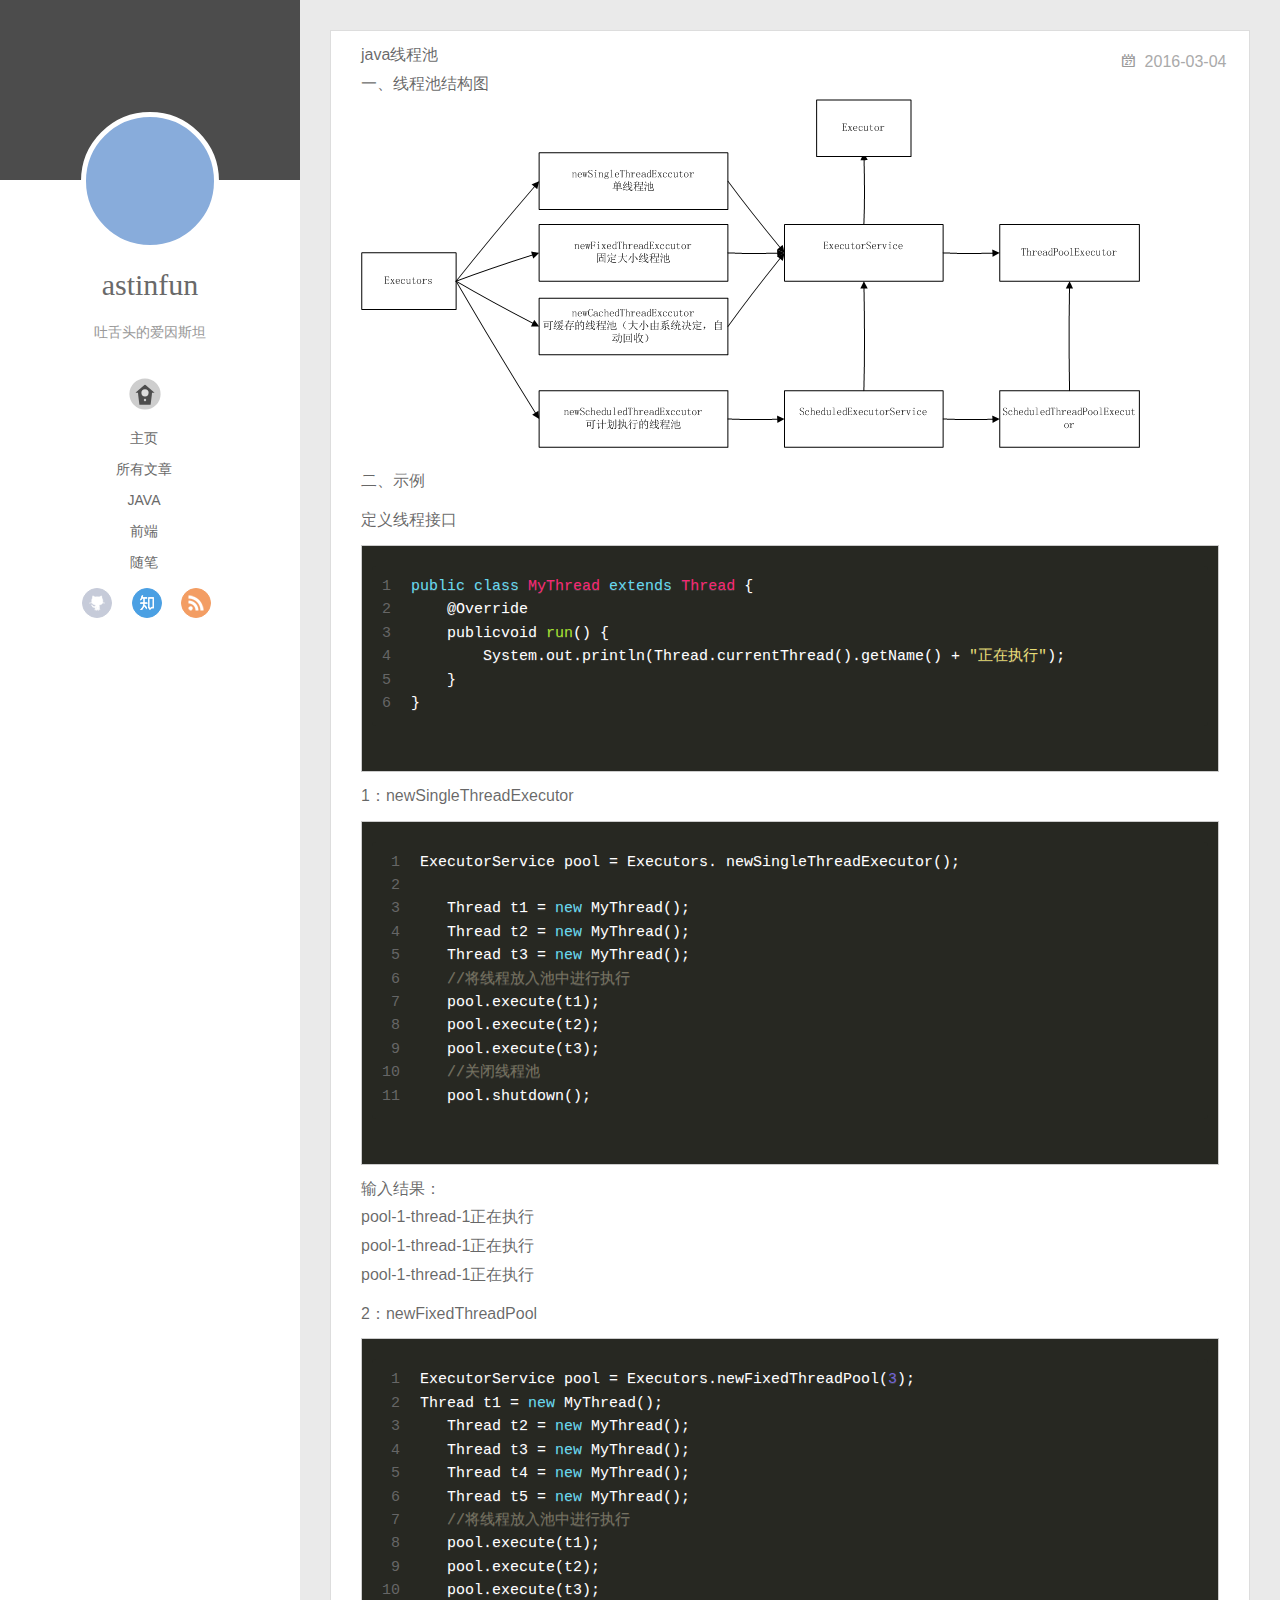
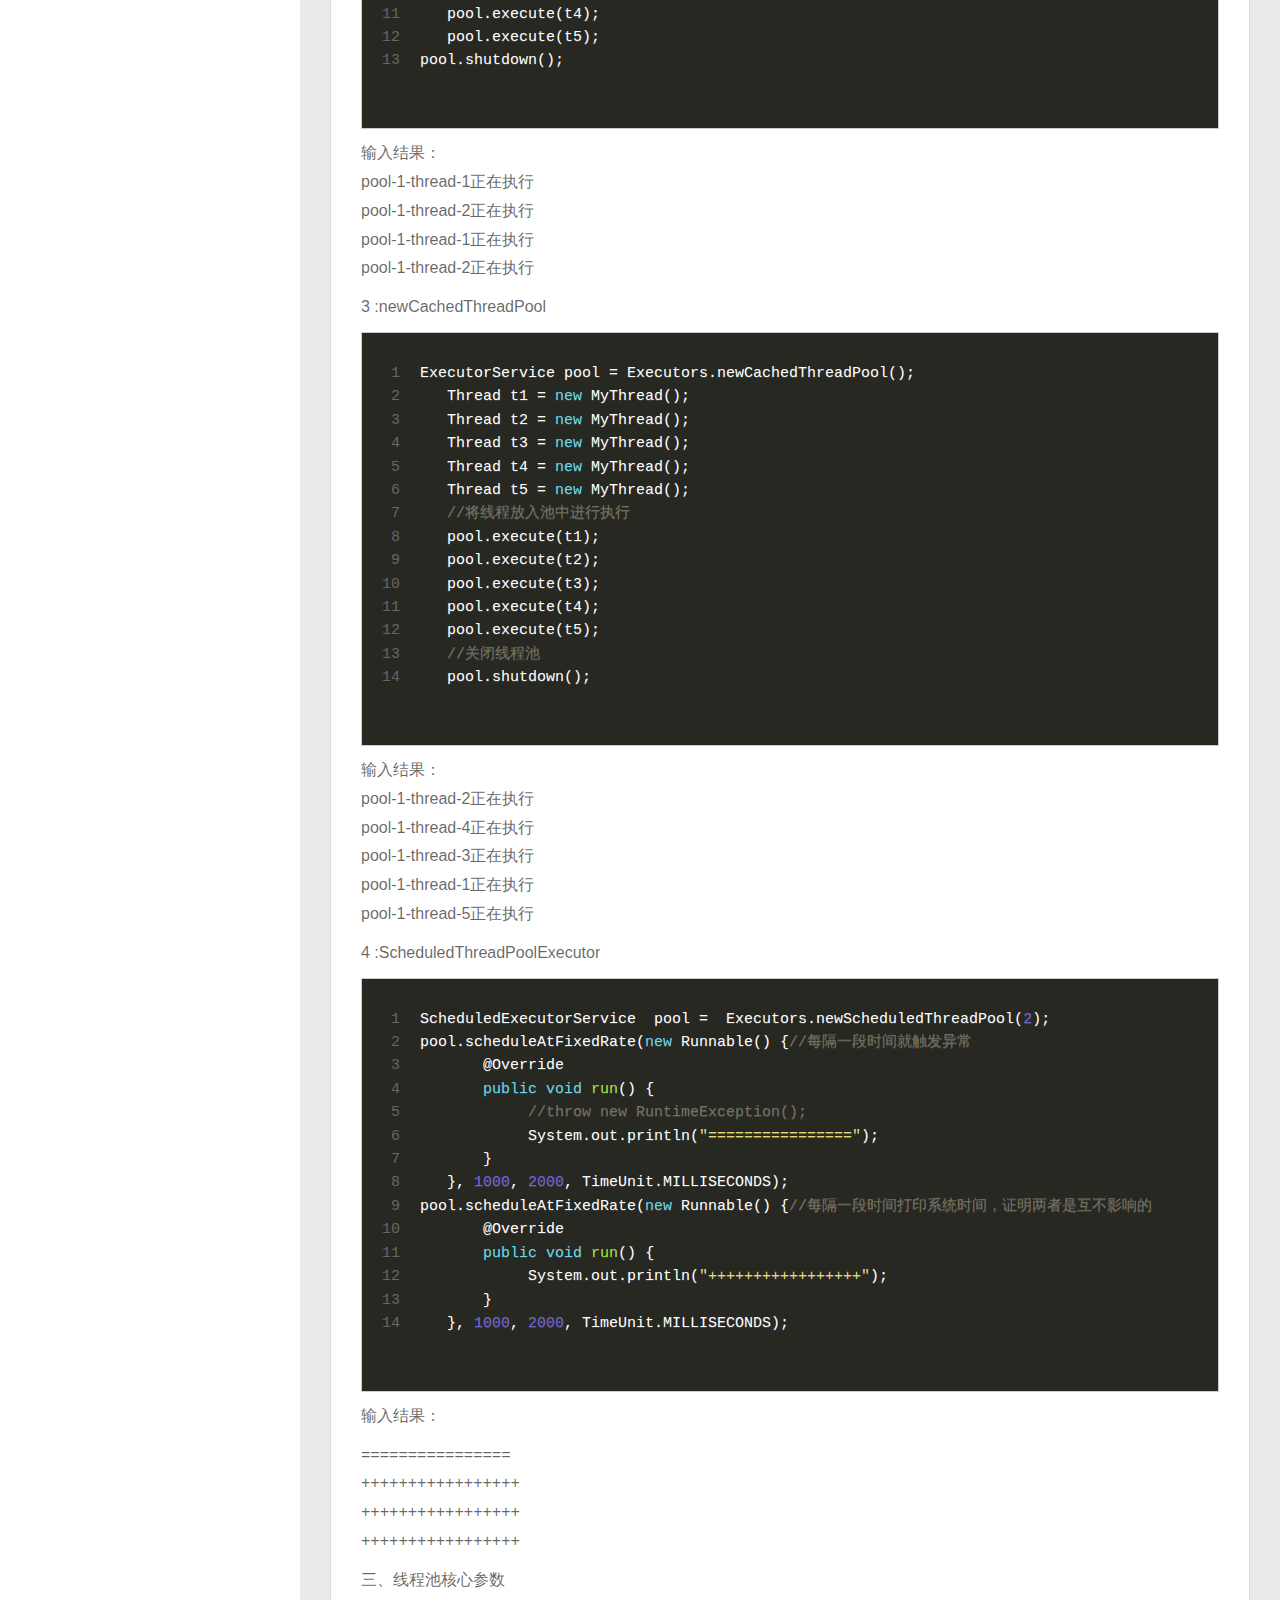
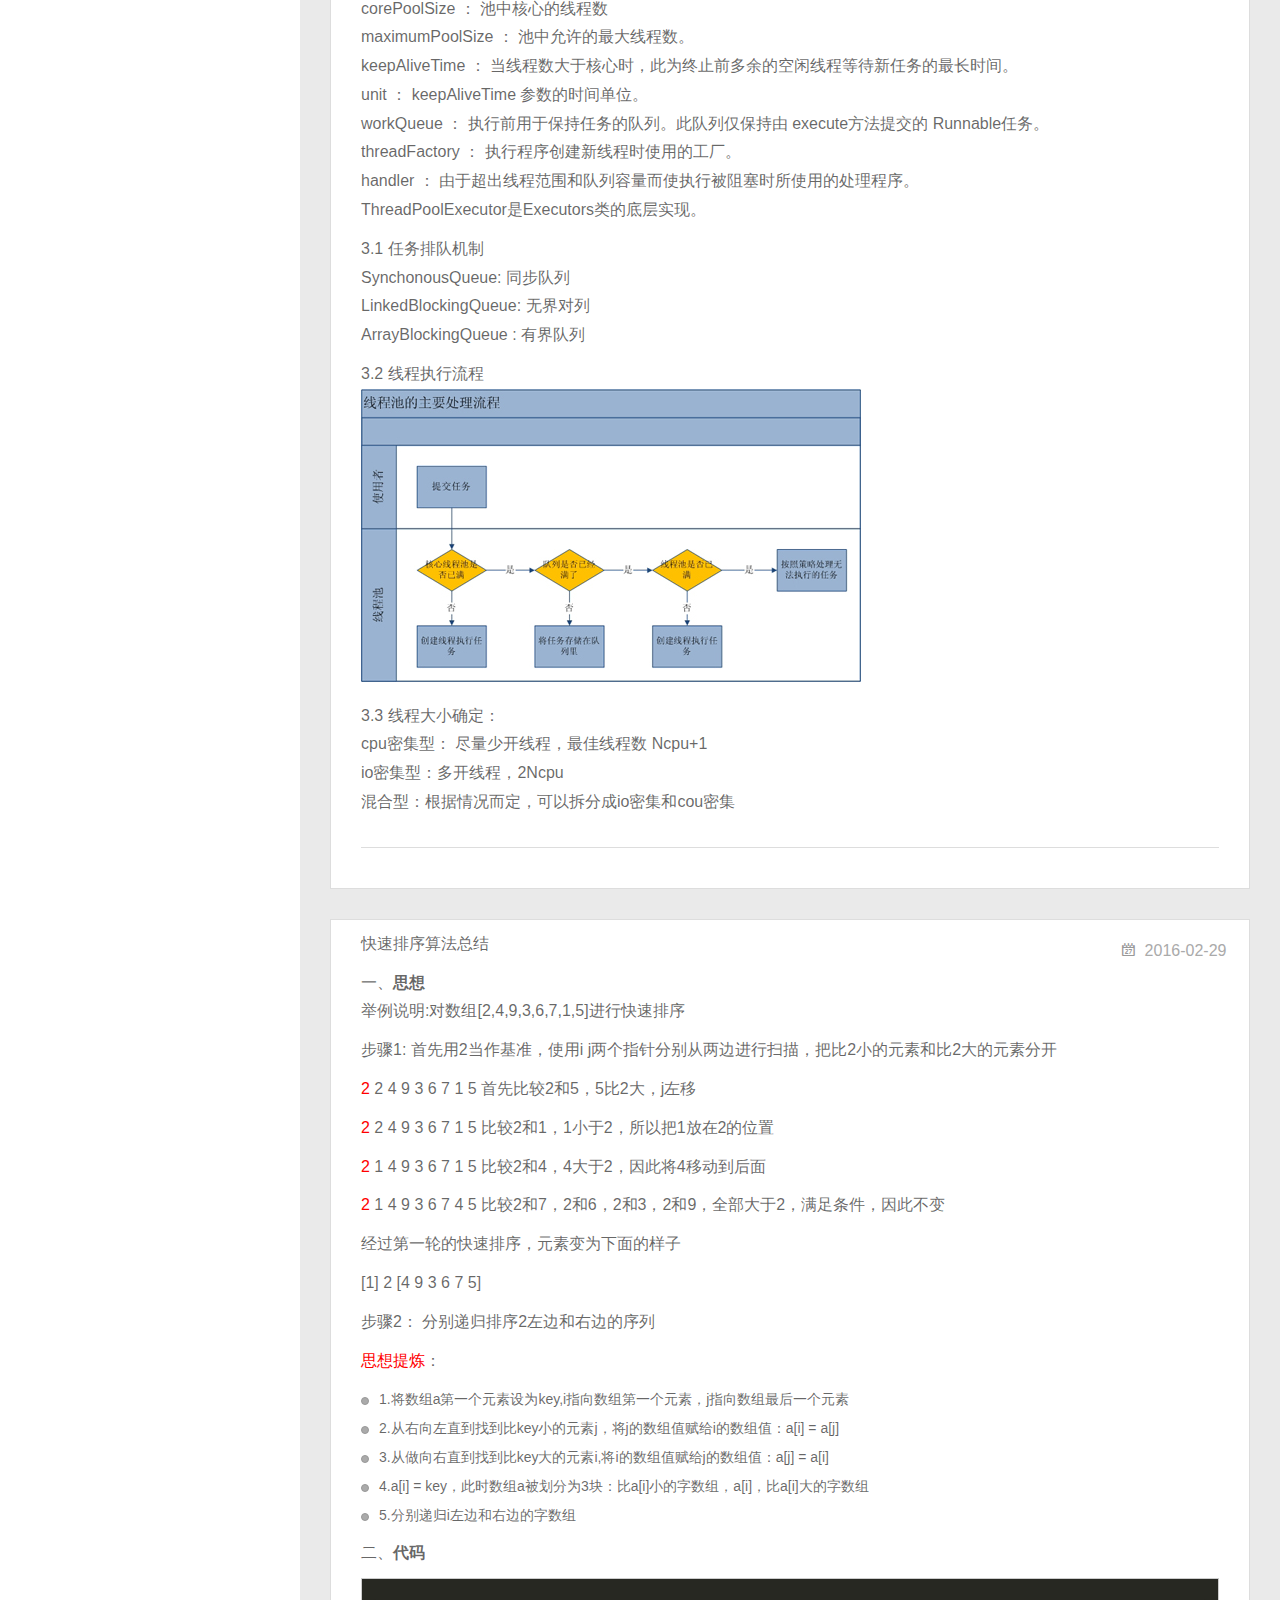
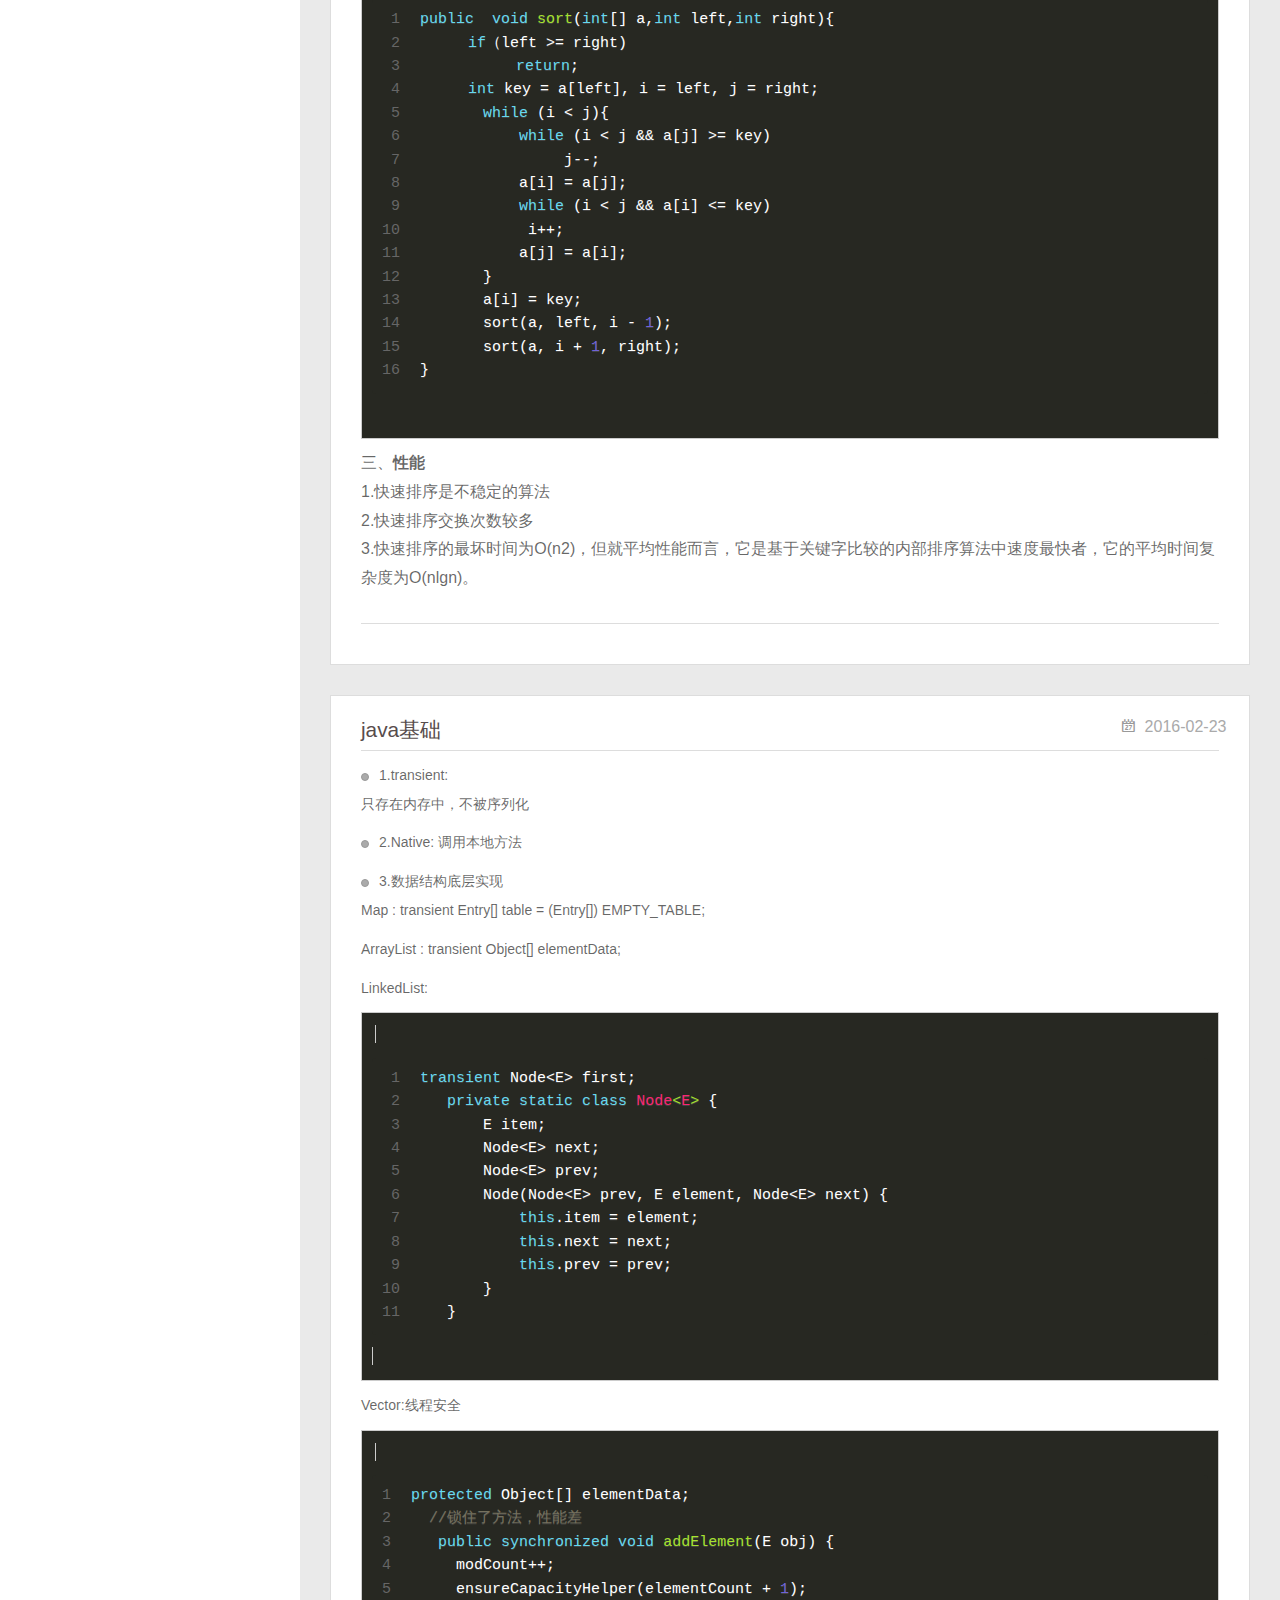
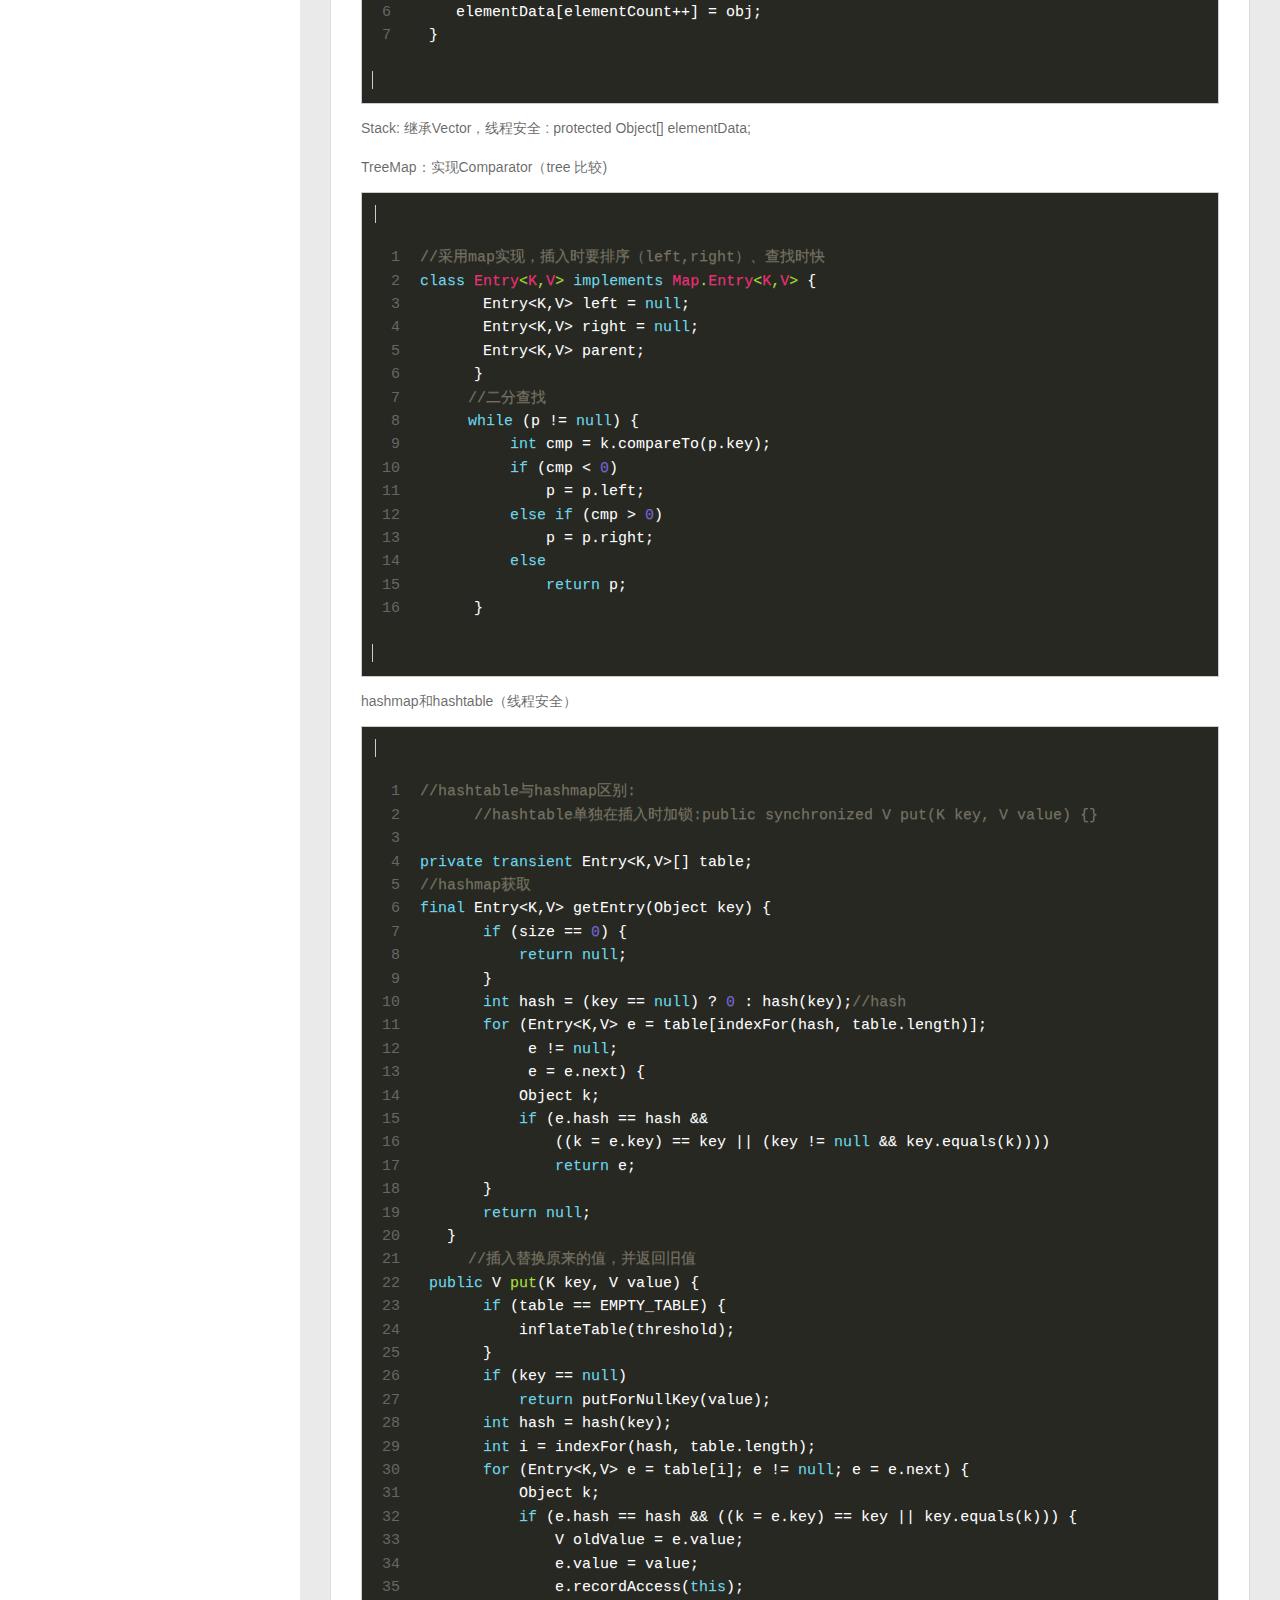
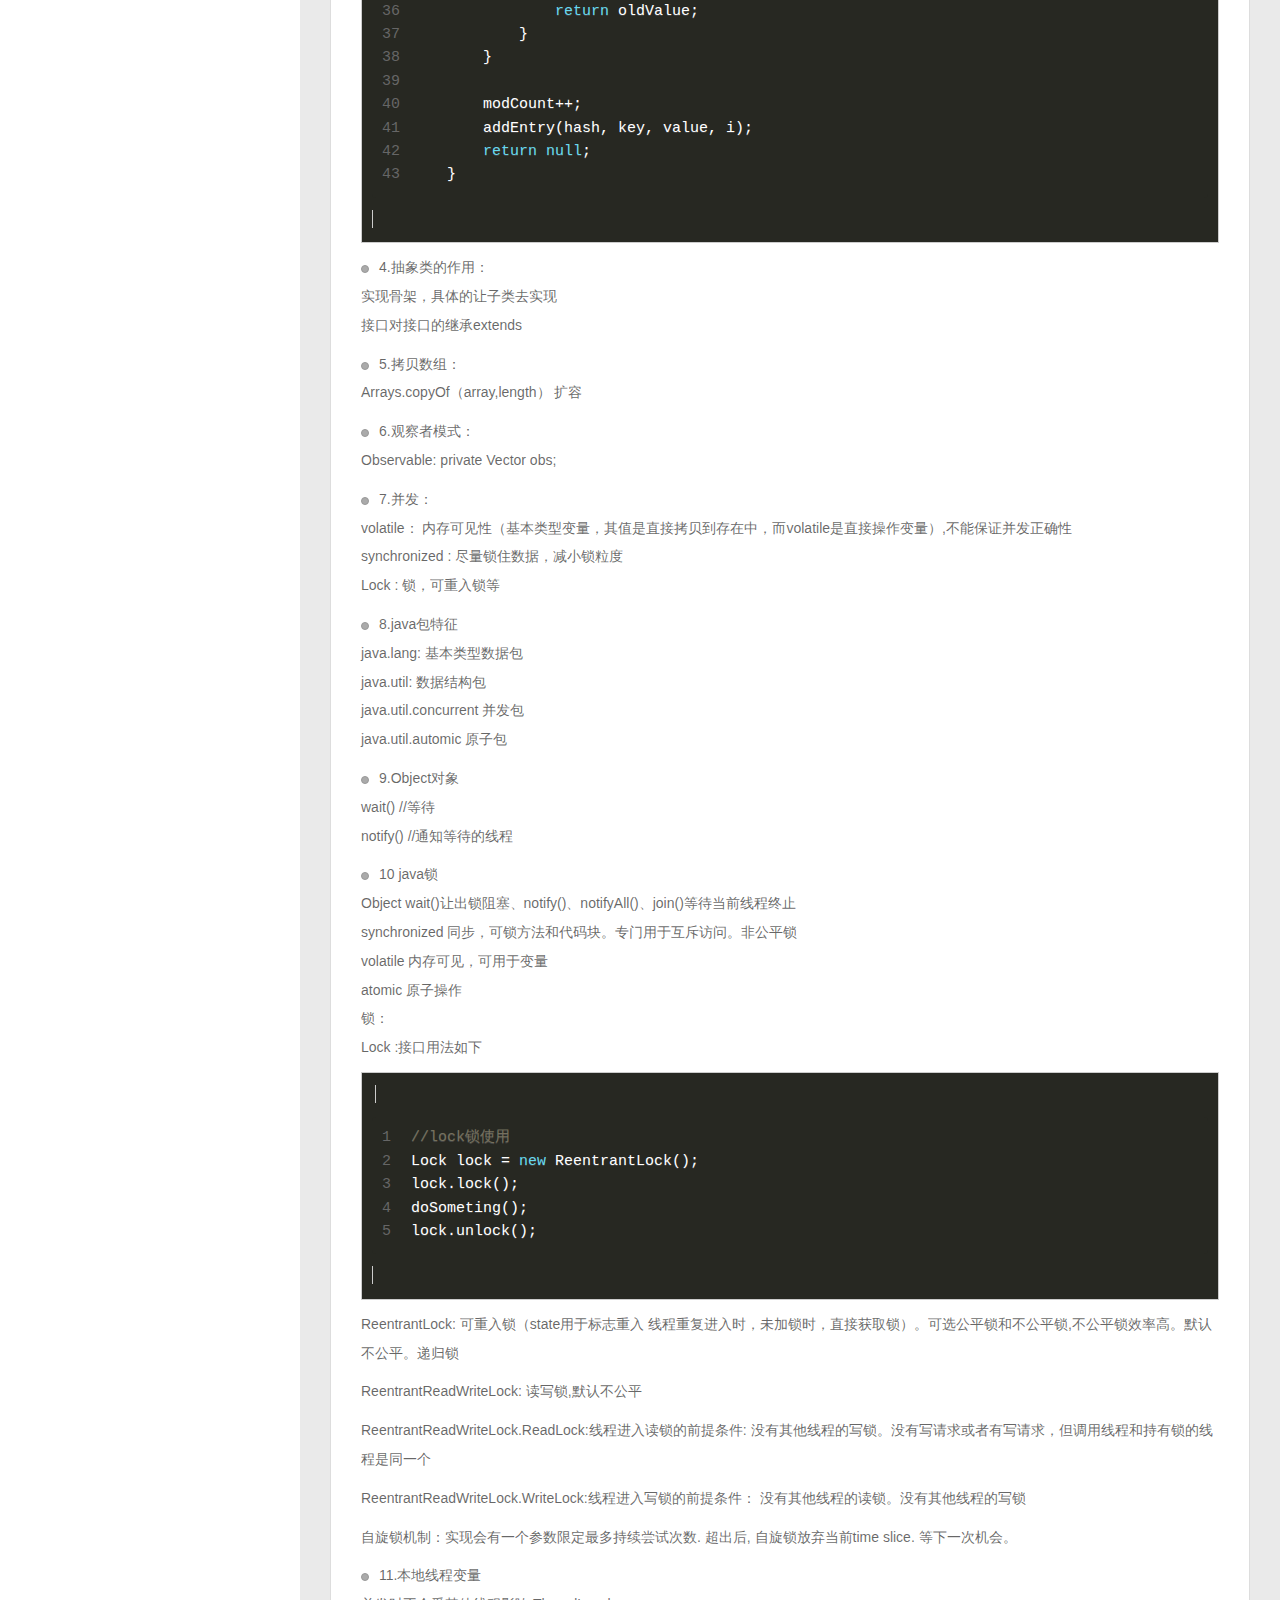
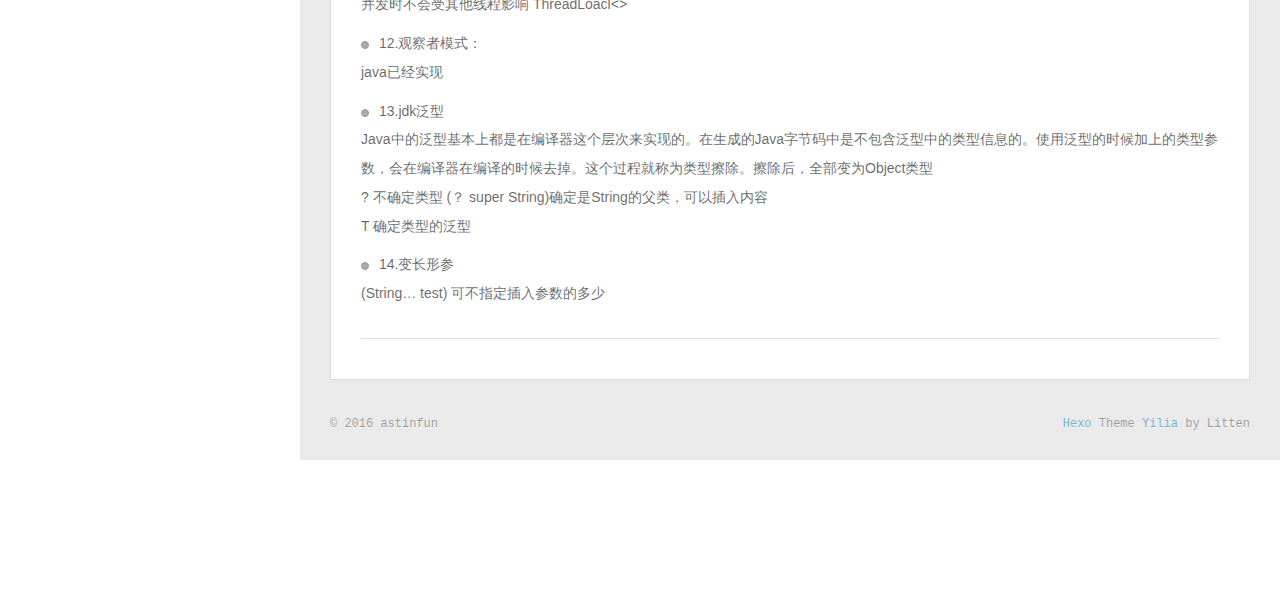
<file: index.html>
<!DOCTYPE html>
<html>
<head>
  <meta charset="utf-8">
  
  <meta http-equiv="X-UA-Compatible" content="IE=edge" >
  <title>astinfun</title>
  <meta name="viewport" content="width=device-width, initial-scale=1, maximum-scale=1">
  <meta name="description">
<meta property="og:type" content="website">
<meta property="og:title" content="astinfun">
<meta property="og:url" content="astinfun.github.io/index.html">
<meta property="og:site_name" content="astinfun">
<meta property="og:description">
<meta name="twitter:card" content="summary">
<meta name="twitter:title" content="astinfun">
<meta name="twitter:description">
  
    <link rel="alternative" href="/atom.xml" title="astinfun" type="application/atom+xml">
  
  
    <link rel="icon" href="/favicon.png">
  
  <link rel="stylesheet" href="/css/style.css" type="text/css">
</head>

<body>
  <div id="container">
    <div class="left-col">
    <div class="overlay"></div>
<div class="intrude-less">
	<header id="header" class="inner">
		<a href="/" class="profilepic">
			
			<img lazy-src="/images/logo.jpg" class="js-avatar">
			
		</a>

		<hgroup>
		  <h1 class="header-author"><a href="/">astinfun</a></h1>
		</hgroup>

		
		<p class="header-subtitle">吐舌头的爱因斯坦</p>
		

		
			<div class="switch-btn">
				<div class="icon">
					<div class="icon-ctn">
						<div class="icon-wrap icon-house" data-idx="0">
							<div class="birdhouse"></div>
							<div class="birdhouse_holes"></div>
						</div>
						<div class="icon-wrap icon-ribbon hide" data-idx="1">
							<div class="ribbon"></div>
						</div>
						
						
						<div class="icon-wrap icon-me hide" data-idx="3">
							<div class="user"></div>
							<div class="shoulder"></div>
						</div>
						
					</div>
					
				</div>
				<div class="tips-box hide">
					<div class="tips-arrow"></div>
					<ul class="tips-inner">
						<li>菜单</li>
						<li>标签</li>
						
						
						<li>关于我</li>
						
					</ul>
				</div>
			</div>
		

		<div class="switch-area">
			<div class="switch-wrap">
				<section class="switch-part switch-part1">
					<nav class="header-menu">
						<ul>
						
							<li><a href="/">主页</a></li>
				        
							<li><a href="/archives">所有文章</a></li>
				        
							<li><a href="/tags/java">java</a></li>
				        
							<li><a href="/tags/font">前端</a></li>
				        
							<li><a href="/tags/note">随笔</a></li>
				        
						</ul>
					</nav>
					<nav class="header-nav">
						<div class="social">
							
								<a class="github" target="_blank" href="https://github.com/astinfun" title="github">github</a>
					        
								<a class="zhihu" target="_blank" href="https://www.zhihu.com/people/liang-lin-10" title="zhihu">zhihu</a>
					        
								<a class="rss" target="_blank" href="/#" title="rss">rss</a>
					        
						</div>
					</nav>
				</section>
				
				
				<section class="switch-part switch-part2">
					<div class="widget tagcloud" id="js-tagcloud">
						
					</div>
				</section>
				
				
				

				
				
				<section class="switch-part switch-part3">
				
					<div id="js-aboutme">我是谁，我从哪里来，我到哪里去？我就是我，是颜色不一样的吃货…</div>
				</section>
				
			</div>
		</div>
	</header>				
</div>

    </div>
    <div class="mid-col">
      <nav id="mobile-nav">
  	<div class="overlay">
  		<div class="slider-trigger"></div>
  		<h1 class="header-author js-mobile-header hide">astinfun</h1>
  	</div>
	<div class="intrude-less">
		<header id="header" class="inner">
			<div class="profilepic">
			
				<img lazy-src="/images/logo.jpg" class="js-avatar">
			
			</div>
			<hgroup>
			  <h1 class="header-author">astinfun</h1>
			</hgroup>
			
			<p class="header-subtitle">吐舌头的爱因斯坦</p>
			
			<nav class="header-menu">
				<ul>
				
					<li><a href="/">主页</a></li>
		        
					<li><a href="/archives">所有文章</a></li>
		        
					<li><a href="/tags/java">java</a></li>
		        
					<li><a href="/tags/font">前端</a></li>
		        
					<li><a href="/tags/note">随笔</a></li>
		        
		        <div class="clearfix"></div>
				</ul>
			</nav>
			<nav class="header-nav">
				<div class="social">
					
						<a class="github" target="_blank" href="https://github.com/astinfun" title="github">github</a>
			        
						<a class="zhihu" target="_blank" href="https://www.zhihu.com/people/liang-lin-10" title="zhihu">zhihu</a>
			        
						<a class="rss" target="_blank" href="/#" title="rss">rss</a>
			        
				</div>
			</nav>
		</header>				
	</div>
</nav>

      <div class="body-wrap">
  
    <article id="post-java线程池" class="article article-type-post" itemscope itemprop="blogPost">
  
    <div class="article-meta">
      <a href="/2016/03/04/java线程池/" class="article-date">
  	<time datetime="2016-03-04T07:54:10.733Z" itemprop="datePublished">2016-03-04</time>
</a>
    </div>
  
  <div class="article-inner">
    
      <input type="hidden" class="isFancy" />
    
    
    <div class="article-entry" itemprop="articleBody">
      
        <p>java线程池<br>一、线程池结构图<br><img src="images/201603/threadpool1.png" alt=""></p>
<p>二、示例  </p>
<p>定义线程接口  </p>
<pre><code><span class="comment"><figure class="highlight java"><table><tr><td class="gutter"><pre><span class="line">1</span><br><span class="line">2</span><br><span class="line">3</span><br><span class="line">4</span><br><span class="line">5</span><br><span class="line">6</span><br></pre></td><td class="code"><pre><span class="line"><span class="keyword">public</span> <span class="class"><span class="keyword">class</span> <span class="title">MyThread</span> <span class="keyword">extends</span> <span class="title">Thread</span> </span>&#123;</span><br><span class="line">    <span class="annotation">@Override</span></span><br><span class="line">    <span class="function">publicvoid <span class="title">run</span><span class="params">()</span> </span>&#123;</span><br><span class="line">        System.out.println(Thread.currentThread().getName() + <span class="string">"正在执行"</span>);</span><br><span class="line">    &#125;</span><br><span class="line">&#125;</span><br></pre></td></tr></table></figure></span>
</code></pre><p>1：newSingleThreadExecutor</p>
<pre><code><span class="comment"><figure class="highlight java"><table><tr><td class="gutter"><pre><span class="line">1</span><br><span class="line">2</span><br><span class="line">3</span><br><span class="line">4</span><br><span class="line">5</span><br><span class="line">6</span><br><span class="line">7</span><br><span class="line">8</span><br><span class="line">9</span><br><span class="line">10</span><br><span class="line">11</span><br></pre></td><td class="code"><pre><span class="line">ExecutorService pool = Executors. newSingleThreadExecutor();</span><br><span class="line"></span><br><span class="line">   Thread t1 = <span class="keyword">new</span> MyThread();</span><br><span class="line">   Thread t2 = <span class="keyword">new</span> MyThread();</span><br><span class="line">   Thread t3 = <span class="keyword">new</span> MyThread();</span><br><span class="line">   <span class="comment">//将线程放入池中进行执行</span></span><br><span class="line">   pool.execute(t1);</span><br><span class="line">   pool.execute(t2);</span><br><span class="line">   pool.execute(t3);</span><br><span class="line">   <span class="comment">//关闭线程池</span></span><br><span class="line">   pool.shutdown();</span><br></pre></td></tr></table></figure></span>
</code></pre><p>输入结果：<br>pool-1-thread-1正在执行<br>pool-1-thread-1正在执行<br>pool-1-thread-1正在执行    </p>
<p>2：newFixedThreadPool</p>
<pre><code><span class="comment"><figure class="highlight java"><table><tr><td class="gutter"><pre><span class="line">1</span><br><span class="line">2</span><br><span class="line">3</span><br><span class="line">4</span><br><span class="line">5</span><br><span class="line">6</span><br><span class="line">7</span><br><span class="line">8</span><br><span class="line">9</span><br><span class="line">10</span><br><span class="line">11</span><br><span class="line">12</span><br><span class="line">13</span><br></pre></td><td class="code"><pre><span class="line">ExecutorService pool = Executors.newFixedThreadPool(<span class="number">3</span>);</span><br><span class="line">Thread t1 = <span class="keyword">new</span> MyThread();</span><br><span class="line">   Thread t2 = <span class="keyword">new</span> MyThread();</span><br><span class="line">   Thread t3 = <span class="keyword">new</span> MyThread();</span><br><span class="line">   Thread t4 = <span class="keyword">new</span> MyThread();</span><br><span class="line">   Thread t5 = <span class="keyword">new</span> MyThread();</span><br><span class="line">   <span class="comment">//将线程放入池中进行执行</span></span><br><span class="line">   pool.execute(t1);</span><br><span class="line">   pool.execute(t2);</span><br><span class="line">   pool.execute(t3);</span><br><span class="line">   pool.execute(t4);</span><br><span class="line">   pool.execute(t5);</span><br><span class="line">pool.shutdown();</span><br></pre></td></tr></table></figure></span>
</code></pre><p>输入结果：<br>pool-1-thread-1正在执行<br>pool-1-thread-2正在执行<br>pool-1-thread-1正在执行<br>pool-1-thread-2正在执行     </p>
<p>3 :newCachedThreadPool  </p>
<pre><code><span class="comment"><figure class="highlight java"><table><tr><td class="gutter"><pre><span class="line">1</span><br><span class="line">2</span><br><span class="line">3</span><br><span class="line">4</span><br><span class="line">5</span><br><span class="line">6</span><br><span class="line">7</span><br><span class="line">8</span><br><span class="line">9</span><br><span class="line">10</span><br><span class="line">11</span><br><span class="line">12</span><br><span class="line">13</span><br><span class="line">14</span><br></pre></td><td class="code"><pre><span class="line">ExecutorService pool = Executors.newCachedThreadPool();</span><br><span class="line">   Thread t1 = <span class="keyword">new</span> MyThread();</span><br><span class="line">   Thread t2 = <span class="keyword">new</span> MyThread();</span><br><span class="line">   Thread t3 = <span class="keyword">new</span> MyThread();</span><br><span class="line">   Thread t4 = <span class="keyword">new</span> MyThread();</span><br><span class="line">   Thread t5 = <span class="keyword">new</span> MyThread();</span><br><span class="line">   <span class="comment">//将线程放入池中进行执行</span></span><br><span class="line">   pool.execute(t1);</span><br><span class="line">   pool.execute(t2);</span><br><span class="line">   pool.execute(t3);</span><br><span class="line">   pool.execute(t4);</span><br><span class="line">   pool.execute(t5);</span><br><span class="line">   <span class="comment">//关闭线程池</span></span><br><span class="line">   pool.shutdown();</span><br></pre></td></tr></table></figure></span>
</code></pre><p>输入结果：<br>pool-1-thread-2正在执行<br>pool-1-thread-4正在执行<br>pool-1-thread-3正在执行<br>pool-1-thread-1正在执行<br>pool-1-thread-5正在执行  </p>
<p>4 :ScheduledThreadPoolExecutor</p>
<pre><code><span class="comment"><figure class="highlight java"><table><tr><td class="gutter"><pre><span class="line">1</span><br><span class="line">2</span><br><span class="line">3</span><br><span class="line">4</span><br><span class="line">5</span><br><span class="line">6</span><br><span class="line">7</span><br><span class="line">8</span><br><span class="line">9</span><br><span class="line">10</span><br><span class="line">11</span><br><span class="line">12</span><br><span class="line">13</span><br><span class="line">14</span><br></pre></td><td class="code"><pre><span class="line">ScheduledExecutorService  pool =  Executors.newScheduledThreadPool(<span class="number">2</span>);</span><br><span class="line">pool.scheduleAtFixedRate(<span class="keyword">new</span> Runnable() &#123;<span class="comment">//每隔一段时间就触发异常</span></span><br><span class="line">       <span class="annotation">@Override</span></span><br><span class="line">       <span class="function"><span class="keyword">public</span> <span class="keyword">void</span> <span class="title">run</span><span class="params">()</span> </span>&#123;</span><br><span class="line">            <span class="comment">//throw new RuntimeException();</span></span><br><span class="line">            System.out.println(<span class="string">"================"</span>);</span><br><span class="line">       &#125;</span><br><span class="line">   &#125;, <span class="number">1000</span>, <span class="number">2000</span>, TimeUnit.MILLISECONDS);</span><br><span class="line">pool.scheduleAtFixedRate(<span class="keyword">new</span> Runnable() &#123;<span class="comment">//每隔一段时间打印系统时间，证明两者是互不影响的</span></span><br><span class="line">       <span class="annotation">@Override</span></span><br><span class="line">       <span class="function"><span class="keyword">public</span> <span class="keyword">void</span> <span class="title">run</span><span class="params">()</span> </span>&#123;</span><br><span class="line">            System.out.println(<span class="string">"+++++++++++++++++"</span>);</span><br><span class="line">       &#125;</span><br><span class="line">   &#125;, <span class="number">1000</span>, <span class="number">2000</span>, TimeUnit.MILLISECONDS);</span><br></pre></td></tr></table></figure></span>
</code></pre><p>输入结果： </p>
<p>================<br>+++++++++++++++++<br>+++++++++++++++++<br>+++++++++++++++++  </p>
<p>三、线程池核心参数<br>    corePoolSize ： 池中核心的线程数<br>    maximumPoolSize ： 池中允许的最大线程数。<br>    keepAliveTime ： 当线程数大于核心时，此为终止前多余的空闲线程等待新任务的最长时间。<br>    unit ： keepAliveTime 参数的时间单位。<br>    workQueue ： 执行前用于保持任务的队列。此队列仅保持由 execute方法提交的 Runnable任务。<br>    threadFactory ： 执行程序创建新线程时使用的工厂。<br>    handler ： 由于超出线程范围和队列容量而使执行被阻塞时所使用的处理程序。<br>    ThreadPoolExecutor是Executors类的底层实现。  </p>
<p>3.1 任务排队机制<br>    SynchonousQueue: 同步队列<br>    LinkedBlockingQueue: 无界对列<br>    ArrayBlockingQueue : 有界队列  </p>
<p>3.2 线程执行流程<br>  <img src="images/201603/threadpool2.jpg" alt=""></p>
<p>3.3 线程大小确定：<br>   cpu密集型： 尽量少开线程，最佳线程数 Ncpu+1<br>   io密集型：多开线程，2Ncpu<br>   混合型：根据情况而定，可以拆分成io密集和cou密集  </p>

      
    </div>
    
    <div class="article-info article-info-index">
      
      
      

      
      <div class="clearfix"></div>
    </div>
    
  </div>
  
</article>









  
    <article id="post-快速排序算法" class="article article-type-post" itemscope itemprop="blogPost">
  
    <div class="article-meta">
      <a href="/2016/02/29/快速排序算法/" class="article-date">
  	<time datetime="2016-02-29T02:28:26.541Z" itemprop="datePublished">2016-02-29</time>
</a>
    </div>
  
  <div class="article-inner">
    
      <input type="hidden" class="isFancy" />
    
    
    <div class="article-entry" itemprop="articleBody">
      
        <p>快速排序算法总结 </p>
<p>一、<strong>思想</strong><br>举例说明:对数组[2,4,9,3,6,7,1,5]进行快速排序</p>
<p>步骤1: 首先用2当作基准，使用i j两个指针分别从两边进行扫描，把比2小的元素和比2大的元素分开 </p>
<p><font color="red">2</font> 2 4 9 3 6 7 1 5 首先比较2和5，5比2大，j左移  </p>
<p><font color="red">2</font> 2 4 9 3 6 7 1 5 比较2和1，1小于2，所以把1放在2的位置</p>
<p><font color="red">2</font> 1 4 9 3 6 7 1 5 比较2和4，4大于2，因此将4移动到后面</p>
<p><font color="red">2</font> 1 4 9 3 6 7 4 5 比较2和7，2和6，2和3，2和9，全部大于2，满足条件，因此不变</p>
<p>经过第一轮的快速排序，元素变为下面的样子</p>
<p>[1] 2 [4 9 3 6 7 5]</p>
<p>步骤2： 分别递归排序2左边和右边的序列</p>
<p><font color="red">思想提炼</font>：  </p>
<ul>
<li>1.将数组a第一个元素设为key,i指向数组第一个元素，j指向数组最后一个元素  </li>
<li>2.从右向左直到找到比key小的元素j，将j的数组值赋给i的数组值：a[i] = a[j]  </li>
<li>3.从做向右直到找到比key大的元素i,将i的数组值赋给j的数组值：a[j] = a[i]  </li>
<li>4.a[i] = key，此时数组a被划分为3块：比a[i]小的字数组，a[i]，比a[i]大的字数组  </li>
<li>5.分别递归i左边和右边的字数组</li>
</ul>
<p>二、<strong>代码</strong>  </p>
<pre><code><span class="comment"><figure class="highlight java"><table><tr><td class="gutter"><pre><span class="line">1</span><br><span class="line">2</span><br><span class="line">3</span><br><span class="line">4</span><br><span class="line">5</span><br><span class="line">6</span><br><span class="line">7</span><br><span class="line">8</span><br><span class="line">9</span><br><span class="line">10</span><br><span class="line">11</span><br><span class="line">12</span><br><span class="line">13</span><br><span class="line">14</span><br><span class="line">15</span><br><span class="line">16</span><br></pre></td><td class="code"><pre><span class="line"><span class="function"><span class="keyword">public</span>  <span class="keyword">void</span> <span class="title">sort</span><span class="params">(<span class="keyword">int</span>[] a,<span class="keyword">int</span> left,<span class="keyword">int</span> right)</span></span>&#123;</span><br><span class="line">	<span class="keyword">if</span>（left &gt;= right)</span><br><span class="line">		<span class="keyword">return</span>;</span><br><span class="line">	<span class="keyword">int</span> key = a[left], i = left, j = right;</span><br><span class="line">       <span class="keyword">while</span> (i &lt; j)&#123;</span><br><span class="line">           <span class="keyword">while</span> (i &lt; j &amp;&amp; a[j] &gt;= key)</span><br><span class="line">          		j--;</span><br><span class="line">           a[i] = a[j];</span><br><span class="line">           <span class="keyword">while</span> (i &lt; j &amp;&amp; a[i] &lt;= key)</span><br><span class="line">            i++;</span><br><span class="line">           a[j] = a[i];</span><br><span class="line">       &#125;</span><br><span class="line">       a[i] = key;</span><br><span class="line">       sort(a, left, i - <span class="number">1</span>);</span><br><span class="line">       sort(a, i + <span class="number">1</span>, right);</span><br><span class="line">&#125;</span><br></pre></td></tr></table></figure></span>
</code></pre><p>三、<strong>性能</strong><br> 1.快速排序是不稳定的算法<br> 2.快速排序交换次数较多<br> 3.快速排序的最坏时间为O(n2)，但就平均性能而言，它是基于关键字比较的内部排序算法中速度最快者，它的平均时间复杂度为O(nlgn)。</p>

      
    </div>
    
    <div class="article-info article-info-index">
      
      
      

      
      <div class="clearfix"></div>
    </div>
    
  </div>
  
</article>









  
    <article id="post-java基础" class="article article-type-post" itemscope itemprop="blogPost">
  
    <div class="article-meta">
      <a href="/2016/02/23/java基础/" class="article-date">
  	<time datetime="2016-02-23T01:57:48.382Z" itemprop="datePublished">2016-02-23</time>
</a>
    </div>
  
  <div class="article-inner">
    
      <input type="hidden" class="isFancy" />
    
    
    <div class="article-entry" itemprop="articleBody">
      
        <h2 id="java基础">java基础</h2><ul>
<li><p>1.transient:<br>  只存在内存中，不被序列化</p>
</li>
<li><p>2.Native: 调用本地方法</p>
</li>
<li><p>3.数据结构底层实现<br>   Map : transient Entry<k,v>[] table = (Entry<k,v>[]) EMPTY_TABLE;  </k,v></k,v></p>
<p>   ArrayList : transient Object[] elementData;</p>
<p>   LinkedList:</p>
<pre><code><span class="comment"><figure class="highlight java"><table><tr><td class="gutter"><pre><span class="line">1</span><br><span class="line">2</span><br><span class="line">3</span><br><span class="line">4</span><br><span class="line">5</span><br><span class="line">6</span><br><span class="line">7</span><br><span class="line">8</span><br><span class="line">9</span><br><span class="line">10</span><br><span class="line">11</span><br></pre></td><td class="code"><pre><span class="line"><span class="keyword">transient</span> Node&lt;E&gt; first;          </span><br><span class="line">   <span class="keyword">private</span> <span class="keyword">static</span> <span class="class"><span class="keyword">class</span> <span class="title">Node</span>&lt;<span class="title">E</span>&gt; </span>&#123;</span><br><span class="line">       E item;  </span><br><span class="line">       Node&lt;E&gt; next;  </span><br><span class="line">       Node&lt;E&gt; prev;  </span><br><span class="line">       Node(Node&lt;E&gt; prev, E element, Node&lt;E&gt; next) &#123;  </span><br><span class="line">           <span class="keyword">this</span>.item = element;  </span><br><span class="line">           <span class="keyword">this</span>.next = next;  </span><br><span class="line">           <span class="keyword">this</span>.prev = prev;  </span><br><span class="line">       &#125;</span><br><span class="line">   &#125;</span><br></pre></td></tr></table></figure></span>
</code></pre><p>   Vector:线程安全  </p>
<pre><code><span class="comment"><figure class="highlight java"><table><tr><td class="gutter"><pre><span class="line">1</span><br><span class="line">2</span><br><span class="line">3</span><br><span class="line">4</span><br><span class="line">5</span><br><span class="line">6</span><br><span class="line">7</span><br></pre></td><td class="code"><pre><span class="line"><span class="keyword">protected</span> Object[] elementData;</span><br><span class="line">  <span class="comment">//锁住了方法，性能差</span></span><br><span class="line">   <span class="function"><span class="keyword">public</span> <span class="keyword">synchronized</span> <span class="keyword">void</span> <span class="title">addElement</span><span class="params">(E obj)</span> </span>&#123;</span><br><span class="line">     modCount++;</span><br><span class="line">     ensureCapacityHelper(elementCount + <span class="number">1</span>);</span><br><span class="line">     elementData[elementCount++] = obj;</span><br><span class="line">  &#125;</span><br></pre></td></tr></table></figure></span>
</code></pre><p>  Stack: 继承Vector，线程安全 :  protected Object[] elementData;</p>
<p>  TreeMap：实现Comparator（tree 比较)</p>
<pre><code><span class="comment"><figure class="highlight java"><table><tr><td class="gutter"><pre><span class="line">1</span><br><span class="line">2</span><br><span class="line">3</span><br><span class="line">4</span><br><span class="line">5</span><br><span class="line">6</span><br><span class="line">7</span><br><span class="line">8</span><br><span class="line">9</span><br><span class="line">10</span><br><span class="line">11</span><br><span class="line">12</span><br><span class="line">13</span><br><span class="line">14</span><br><span class="line">15</span><br><span class="line">16</span><br></pre></td><td class="code"><pre><span class="line"><span class="comment">//采用map实现，插入时要排序（left,right）、查找时快</span></span><br><span class="line"><span class="class"><span class="keyword">class</span> <span class="title">Entry</span>&lt;<span class="title">K</span>,<span class="title">V</span>&gt; <span class="keyword">implements</span> <span class="title">Map</span>.<span class="title">Entry</span>&lt;<span class="title">K</span>,<span class="title">V</span>&gt; </span>&#123;</span><br><span class="line">       Entry&lt;K,V&gt; left = <span class="keyword">null</span>;</span><br><span class="line">       Entry&lt;K,V&gt; right = <span class="keyword">null</span>;</span><br><span class="line">       Entry&lt;K,V&gt; parent;</span><br><span class="line">      &#125;        </span><br><span class="line">  	<span class="comment">//二分查找</span></span><br><span class="line">  	<span class="keyword">while</span> (p != <span class="keyword">null</span>) &#123;</span><br><span class="line">          <span class="keyword">int</span> cmp = k.compareTo(p.key);</span><br><span class="line">          <span class="keyword">if</span> (cmp &lt; <span class="number">0</span>)</span><br><span class="line">              p = p.left;</span><br><span class="line">          <span class="keyword">else</span> <span class="keyword">if</span> (cmp &gt; <span class="number">0</span>)</span><br><span class="line">              p = p.right;</span><br><span class="line">          <span class="keyword">else</span></span><br><span class="line">              <span class="keyword">return</span> p;</span><br><span class="line">      &#125;</span><br></pre></td></tr></table></figure></span>
</code></pre><p>  hashmap和hashtable（线程安全）</p>
<pre><code><span class="comment"><figure class="highlight java"><table><tr><td class="gutter"><pre><span class="line">1</span><br><span class="line">2</span><br><span class="line">3</span><br><span class="line">4</span><br><span class="line">5</span><br><span class="line">6</span><br><span class="line">7</span><br><span class="line">8</span><br><span class="line">9</span><br><span class="line">10</span><br><span class="line">11</span><br><span class="line">12</span><br><span class="line">13</span><br><span class="line">14</span><br><span class="line">15</span><br><span class="line">16</span><br><span class="line">17</span><br><span class="line">18</span><br><span class="line">19</span><br><span class="line">20</span><br><span class="line">21</span><br><span class="line">22</span><br><span class="line">23</span><br><span class="line">24</span><br><span class="line">25</span><br><span class="line">26</span><br><span class="line">27</span><br><span class="line">28</span><br><span class="line">29</span><br><span class="line">30</span><br><span class="line">31</span><br><span class="line">32</span><br><span class="line">33</span><br><span class="line">34</span><br><span class="line">35</span><br><span class="line">36</span><br><span class="line">37</span><br><span class="line">38</span><br><span class="line">39</span><br><span class="line">40</span><br><span class="line">41</span><br><span class="line">42</span><br><span class="line">43</span><br></pre></td><td class="code"><pre><span class="line"><span class="comment">//hashtable与hashmap区别:</span></span><br><span class="line">      <span class="comment">//hashtable单独在插入时加锁:public synchronized V put(K key, V value) &#123;&#125;</span></span><br><span class="line"></span><br><span class="line"><span class="keyword">private</span> <span class="keyword">transient</span> Entry&lt;K,V&gt;[] table;</span><br><span class="line"><span class="comment">//hashmap获取</span></span><br><span class="line"><span class="keyword">final</span> Entry&lt;K,V&gt; getEntry(Object key) &#123;</span><br><span class="line">       <span class="keyword">if</span> (size == <span class="number">0</span>) &#123;</span><br><span class="line">           <span class="keyword">return</span> <span class="keyword">null</span>;</span><br><span class="line">       &#125;</span><br><span class="line">       <span class="keyword">int</span> hash = (key == <span class="keyword">null</span>) ? <span class="number">0</span> : hash(key);<span class="comment">//hash</span></span><br><span class="line">       <span class="keyword">for</span> (Entry&lt;K,V&gt; e = table[indexFor(hash, table.length)];</span><br><span class="line">            e != <span class="keyword">null</span>;</span><br><span class="line">            e = e.next) &#123;</span><br><span class="line">           Object k;</span><br><span class="line">           <span class="keyword">if</span> (e.hash == hash &amp;&amp;</span><br><span class="line">               ((k = e.key) == key || (key != <span class="keyword">null</span> &amp;&amp; key.equals(k))))</span><br><span class="line">               <span class="keyword">return</span> e;</span><br><span class="line">       &#125;</span><br><span class="line">       <span class="keyword">return</span> <span class="keyword">null</span>;</span><br><span class="line">   &#125;</span><br><span class="line">  	<span class="comment">//插入替换原来的值，并返回旧值</span></span><br><span class="line"> <span class="function"><span class="keyword">public</span> V <span class="title">put</span><span class="params">(K key, V value)</span> </span>&#123;</span><br><span class="line">       <span class="keyword">if</span> (table == EMPTY_TABLE) &#123;</span><br><span class="line">           inflateTable(threshold);</span><br><span class="line">       &#125;</span><br><span class="line">       <span class="keyword">if</span> (key == <span class="keyword">null</span>)</span><br><span class="line">           <span class="keyword">return</span> putForNullKey(value);</span><br><span class="line">       <span class="keyword">int</span> hash = hash(key);</span><br><span class="line">       <span class="keyword">int</span> i = indexFor(hash, table.length);</span><br><span class="line">       <span class="keyword">for</span> (Entry&lt;K,V&gt; e = table[i]; e != <span class="keyword">null</span>; e = e.next) &#123;</span><br><span class="line">           Object k;</span><br><span class="line">           <span class="keyword">if</span> (e.hash == hash &amp;&amp; ((k = e.key) == key || key.equals(k))) &#123;</span><br><span class="line">               V oldValue = e.value;</span><br><span class="line">               e.value = value;</span><br><span class="line">               e.recordAccess(<span class="keyword">this</span>);</span><br><span class="line">               <span class="keyword">return</span> oldValue;</span><br><span class="line">           &#125;</span><br><span class="line">       &#125;</span><br><span class="line"></span><br><span class="line">       modCount++;</span><br><span class="line">       addEntry(hash, key, value, i);</span><br><span class="line">       <span class="keyword">return</span> <span class="keyword">null</span>;</span><br><span class="line">   &#125;</span><br></pre></td></tr></table></figure></span>
</code></pre></li>
<li><p>4.抽象类的作用：<br>   实现骨架，具体的让子类去实现<br>   接口对接口的继承extends</p>
</li>
<li><p>5.拷贝数组：<br>  Arrays.copyOf（array,length） 扩容</p>
</li>
<li><p>6.观察者模式：<br>  Observable:    private Vector obs;</p>
</li>
</ul>
<ul>
<li><p>7.并发：<br>  volatile：      内存可见性（基本类型变量，其值是直接拷贝到存在中，而volatile是直接操作变量）,不能保证并发正确性<br>  synchronized :  尽量锁住数据，减小锁粒度<br>  Lock :          锁，可重入锁等  </p>
</li>
<li><p>8.java包特征<br>  java.lang:            基本类型数据包<br>  java.util:            数据结构包<br>  java.util.concurrent  并发包<br>  java.util.automic     原子包</p>
</li>
<li><p>9.Object对象<br>  wait()      //等待<br>  notify()    //通知等待的线程</p>
</li>
<li><p>10 java锁<br>   Object        wait()让出锁阻塞、notify()、notifyAll()、join()等待当前线程终止<br>   synchronized 同步，可锁方法和代码块。专门用于互斥访问。非公平锁<br>   volatile     内存可见，可用于变量<br>   atomic       原子操作<br>   锁：<br>   Lock :接口用法如下  </p>
<pre><code><span class="comment"><figure class="highlight java"><table><tr><td class="gutter"><pre><span class="line">1</span><br><span class="line">2</span><br><span class="line">3</span><br><span class="line">4</span><br><span class="line">5</span><br></pre></td><td class="code"><pre><span class="line"><span class="comment">//lock锁使用</span></span><br><span class="line">Lock lock = <span class="keyword">new</span> ReentrantLock();</span><br><span class="line">lock.lock();</span><br><span class="line">doSometing();</span><br><span class="line">lock.unlock();</span><br></pre></td></tr></table></figure></span>
</code></pre><p>   ReentrantLock: 可重入锁（state用于标志重入 线程重复进入时，未加锁时，直接获取锁）。可选公平锁和不公平锁,不公平锁效率高。默认不公平。递归锁</p>
<p>   ReentrantReadWriteLock: 读写锁,默认不公平</p>
<p>  ReentrantReadWriteLock.ReadLock:线程进入读锁的前提条件:  没有其他线程的写锁。没有写请求或者有写请求，但调用线程和持有锁的线程是同一个</p>
<p>  ReentrantReadWriteLock.WriteLock:线程进入写锁的前提条件：  没有其他线程的读锁。没有其他线程的写锁</p>
<p>  自旋锁机制：实现会有一个参数限定最多持续尝试次数. 超出后, 自旋锁放弃当前time slice. 等下一次机会。</p>
</li>
<li><p>11.本地线程变量<br>  并发时不会受其他线程影响 ThreadLoacl&lt;&gt;</p>
</li>
<li><p>12.观察者模式：<br>  java已经实现</p>
</li>
<li><p>13.jdk泛型<br>  Java中的泛型基本上都是在编译器这个层次来实现的。在生成的Java字节码中是不包含泛型中的类型信息的。使用泛型的时候加上的类型参数，会在编译器在编译的时候去掉。这个过程就称为类型擦除。擦除后，全部变为Object类型<br>  ?   不确定类型   (？ super String)确定是String的父类，可以插入内容<br>  T   确定类型的泛型  </p>
</li>
<li><p>14.变长形参<br>  (String… test)     可不指定插入参数的多少</p>
</li>
</ul>

      
    </div>
    
    <div class="article-info article-info-index">
      
      
      

      
      <div class="clearfix"></div>
    </div>
    
  </div>
  
</article>









  
  
</div>
      <footer id="footer">
  <div class="outer">
    <div id="footer-info">
    	<div class="footer-left">
    		&copy; 2016 astinfun
    	</div>
      	<div class="footer-right">
      		<a href="http://hexo.io/" target="_blank">Hexo</a>  Theme <a href="https://github.com/litten/hexo-theme-yilia" target="_blank">Yilia</a> by Litten
      	</div>
    </div>
  </div>
</footer>
    </div>
    
  <link rel="stylesheet" href="/fancybox/jquery.fancybox.css" type="text/css">


<script>
	var yiliaConfig = {
		fancybox: true,
		mathjax: true,
		animate: true,
		isHome: true,
		isPost: false,
		isArchive: false,
		isTag: false,
		isCategory: false,
		open_in_new: false
	}
</script>
<script src="http://7.url.cn/edu/jslib/comb/require-2.1.6,jquery-1.9.1.min.js" type="text/javascript"></script>
<script src="/js/main.js" type="text/javascript"></script>






<script type="text/x-mathjax-config">
MathJax.Hub.Config({
    tex2jax: {
        inlineMath: [ ['$','$'], ["\\(","\\)"]  ],
        processEscapes: true,
        skipTags: ['script', 'noscript', 'style', 'textarea', 'pre', 'code']
    }
});

MathJax.Hub.Queue(function() {
    var all = MathJax.Hub.getAllJax(), i;
    for(i=0; i < all.length; i += 1) {
        all[i].SourceElement().parentNode.className += ' has-jax';                 
    }       
});
</script>

<script type="text/javascript" src="http://cdn.mathjax.org/mathjax/latest/MathJax.js?config=TeX-AMS-MML_HTMLorMML">
</script>


  </div>
</body>
</html>
</file>
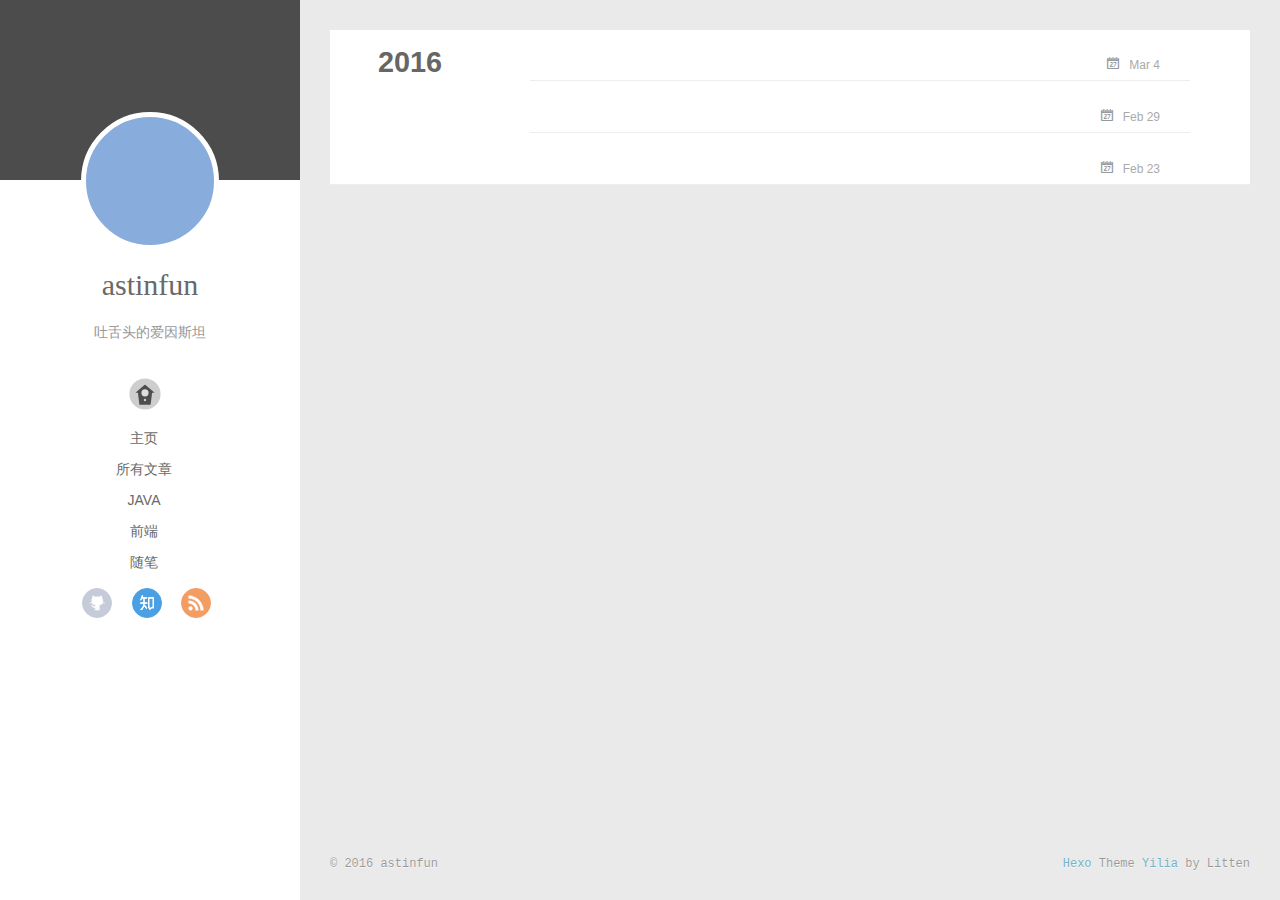
<file: archives/index.html>
<!DOCTYPE html>
<html>
<head>
  <meta charset="utf-8">
  
  <meta http-equiv="X-UA-Compatible" content="IE=edge" >
  <title>Archives | astinfun</title>
  <meta name="viewport" content="width=device-width, initial-scale=1, maximum-scale=1">
  <meta name="description">
<meta property="og:type" content="website">
<meta property="og:title" content="astinfun">
<meta property="og:url" content="astinfun.github.io/archives/index.html">
<meta property="og:site_name" content="astinfun">
<meta property="og:description">
<meta name="twitter:card" content="summary">
<meta name="twitter:title" content="astinfun">
<meta name="twitter:description">
  
    <link rel="alternative" href="/atom.xml" title="astinfun" type="application/atom+xml">
  
  
    <link rel="icon" href="/favicon.png">
  
  <link rel="stylesheet" href="/css/style.css" type="text/css">
</head>

<body>
  <div id="container">
    <div class="left-col">
    <div class="overlay"></div>
<div class="intrude-less">
	<header id="header" class="inner">
		<a href="/" class="profilepic">
			
			<img lazy-src="/images/logo.jpg" class="js-avatar">
			
		</a>

		<hgroup>
		  <h1 class="header-author"><a href="/">astinfun</a></h1>
		</hgroup>

		
		<p class="header-subtitle">吐舌头的爱因斯坦</p>
		

		
			<div class="switch-btn">
				<div class="icon">
					<div class="icon-ctn">
						<div class="icon-wrap icon-house" data-idx="0">
							<div class="birdhouse"></div>
							<div class="birdhouse_holes"></div>
						</div>
						<div class="icon-wrap icon-ribbon hide" data-idx="1">
							<div class="ribbon"></div>
						</div>
						
						
						<div class="icon-wrap icon-me hide" data-idx="3">
							<div class="user"></div>
							<div class="shoulder"></div>
						</div>
						
					</div>
					
				</div>
				<div class="tips-box hide">
					<div class="tips-arrow"></div>
					<ul class="tips-inner">
						<li>菜单</li>
						<li>标签</li>
						
						
						<li>关于我</li>
						
					</ul>
				</div>
			</div>
		

		<div class="switch-area">
			<div class="switch-wrap">
				<section class="switch-part switch-part1">
					<nav class="header-menu">
						<ul>
						
							<li><a href="/">主页</a></li>
				        
							<li><a href="/archives">所有文章</a></li>
				        
							<li><a href="/tags/java">java</a></li>
				        
							<li><a href="/tags/font">前端</a></li>
				        
							<li><a href="/tags/note">随笔</a></li>
				        
						</ul>
					</nav>
					<nav class="header-nav">
						<div class="social">
							
								<a class="github" target="_blank" href="https://github.com/astinfun" title="github">github</a>
					        
								<a class="zhihu" target="_blank" href="https://www.zhihu.com/people/liang-lin-10" title="zhihu">zhihu</a>
					        
								<a class="rss" target="_blank" href="/#" title="rss">rss</a>
					        
						</div>
					</nav>
				</section>
				
				
				<section class="switch-part switch-part2">
					<div class="widget tagcloud" id="js-tagcloud">
						
					</div>
				</section>
				
				
				

				
				
				<section class="switch-part switch-part3">
				
					<div id="js-aboutme">我是谁，我从哪里来，我到哪里去？我就是我，是颜色不一样的吃货…</div>
				</section>
				
			</div>
		</div>
	</header>				
</div>

    </div>
    <div class="mid-col">
      <nav id="mobile-nav">
  	<div class="overlay">
  		<div class="slider-trigger"></div>
  		<h1 class="header-author js-mobile-header hide">astinfun</h1>
  	</div>
	<div class="intrude-less">
		<header id="header" class="inner">
			<div class="profilepic">
			
				<img lazy-src="/images/logo.jpg" class="js-avatar">
			
			</div>
			<hgroup>
			  <h1 class="header-author">astinfun</h1>
			</hgroup>
			
			<p class="header-subtitle">吐舌头的爱因斯坦</p>
			
			<nav class="header-menu">
				<ul>
				
					<li><a href="/">主页</a></li>
		        
					<li><a href="/archives">所有文章</a></li>
		        
					<li><a href="/tags/java">java</a></li>
		        
					<li><a href="/tags/font">前端</a></li>
		        
					<li><a href="/tags/note">随笔</a></li>
		        
		        <div class="clearfix"></div>
				</ul>
			</nav>
			<nav class="header-nav">
				<div class="social">
					
						<a class="github" target="_blank" href="https://github.com/astinfun" title="github">github</a>
			        
						<a class="zhihu" target="_blank" href="https://www.zhihu.com/people/liang-lin-10" title="zhihu">zhihu</a>
			        
						<a class="rss" target="_blank" href="/#" title="rss">rss</a>
			        
				</div>
			</nav>
		</header>				
	</div>
</nav>

      <div class="body-wrap">
  
  
    
    
      
      
      <section class="archives-wrap">
        <div class="archive-year-wrap">
          <a href="/archives/2016" class="archive-year">2016</a>
        </div>
        <div class="archives">
    
    <article class="archive-article archive-type-post">
  <div class="archive-article-inner">
    <header class="archive-article-header">
      	<div class="article-meta">
	      	<a href="/2016/03/04/java线程池/" class="archive-article-date">
  	<time datetime="2016-03-04T07:54:10.733Z" itemprop="datePublished">Mar 4</time>
</a>
        </div>
    	 
        <div class="article-info info-on-right">
          
          

        </div>
        <div class="clearfix"></div>
    </header>
  </div>
</article>
  
    
    
    <article class="archive-article archive-type-post">
  <div class="archive-article-inner">
    <header class="archive-article-header">
      	<div class="article-meta">
	      	<a href="/2016/02/29/快速排序算法/" class="archive-article-date">
  	<time datetime="2016-02-29T02:28:26.541Z" itemprop="datePublished">Feb 29</time>
</a>
        </div>
    	 
        <div class="article-info info-on-right">
          
          

        </div>
        <div class="clearfix"></div>
    </header>
  </div>
</article>
  
    
    
    <article class="archive-article archive-type-post">
  <div class="archive-article-inner">
    <header class="archive-article-header">
      	<div class="article-meta">
	      	<a href="/2016/02/23/java基础/" class="archive-article-date">
  	<time datetime="2016-02-23T01:57:48.382Z" itemprop="datePublished">Feb 23</time>
</a>
        </div>
    	 
        <div class="article-info info-on-right">
          
          

        </div>
        <div class="clearfix"></div>
    </header>
  </div>
</article>
  
  
    </div></section>
  

    

</div>
      <footer id="footer">
  <div class="outer">
    <div id="footer-info">
    	<div class="footer-left">
    		&copy; 2016 astinfun
    	</div>
      	<div class="footer-right">
      		<a href="http://hexo.io/" target="_blank">Hexo</a>  Theme <a href="https://github.com/litten/hexo-theme-yilia" target="_blank">Yilia</a> by Litten
      	</div>
    </div>
  </div>
</footer>
    </div>
    
  <link rel="stylesheet" href="/fancybox/jquery.fancybox.css" type="text/css">


<script>
	var yiliaConfig = {
		fancybox: true,
		mathjax: true,
		animate: true,
		isHome: false,
		isPost: false,
		isArchive: true,
		isTag: false,
		isCategory: false,
		open_in_new: false
	}
</script>
<script src="http://7.url.cn/edu/jslib/comb/require-2.1.6,jquery-1.9.1.min.js" type="text/javascript"></script>
<script src="/js/main.js" type="text/javascript"></script>






<script type="text/x-mathjax-config">
MathJax.Hub.Config({
    tex2jax: {
        inlineMath: [ ['$','$'], ["\\(","\\)"]  ],
        processEscapes: true,
        skipTags: ['script', 'noscript', 'style', 'textarea', 'pre', 'code']
    }
});

MathJax.Hub.Queue(function() {
    var all = MathJax.Hub.getAllJax(), i;
    for(i=0; i < all.length; i += 1) {
        all[i].SourceElement().parentNode.className += ' has-jax';                 
    }       
});
</script>

<script type="text/javascript" src="http://cdn.mathjax.org/mathjax/latest/MathJax.js?config=TeX-AMS-MML_HTMLorMML">
</script>


  </div>
</body>
</html>
</file>
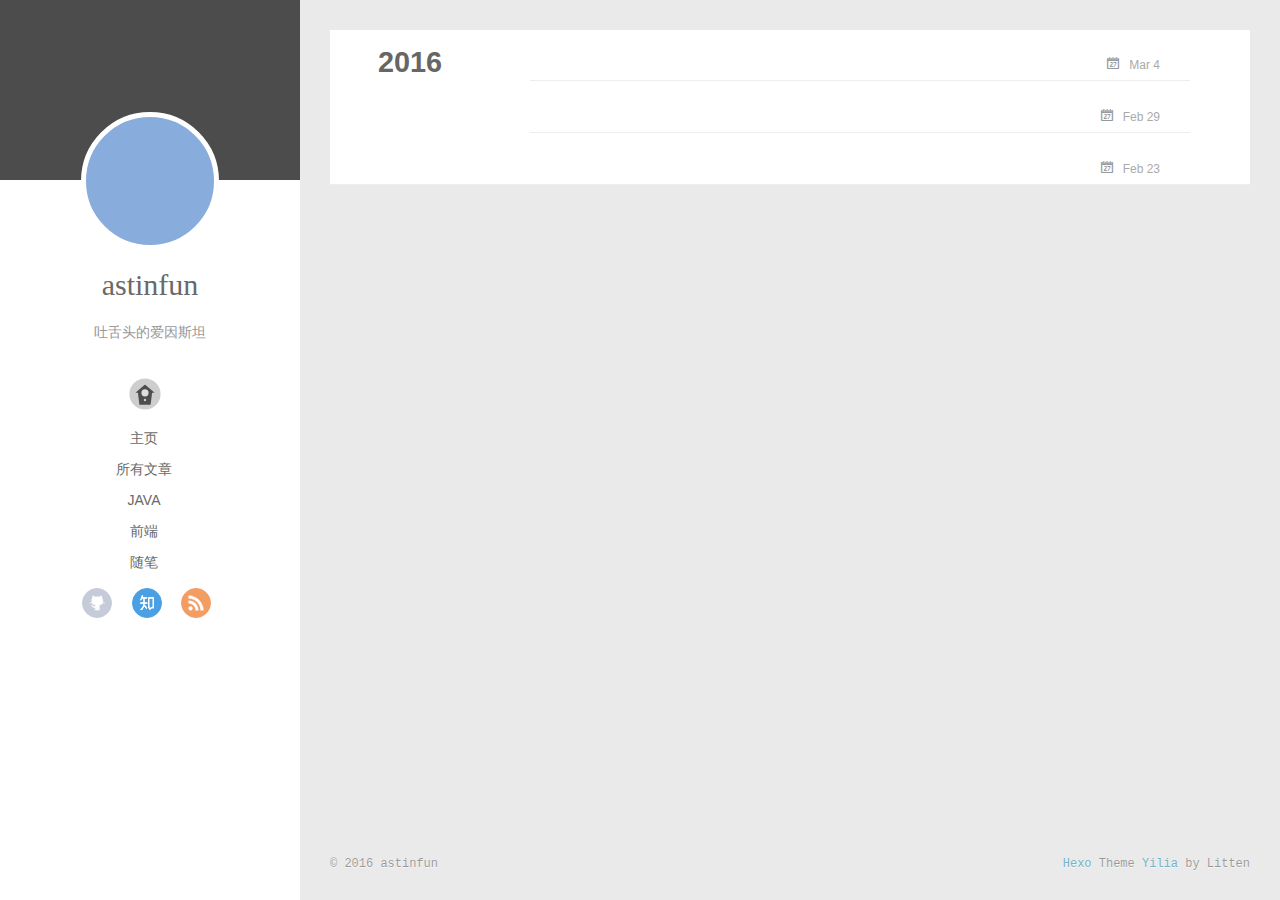
<file: archives/2016/index.html>
<!DOCTYPE html>
<html>
<head>
  <meta charset="utf-8">
  
  <meta http-equiv="X-UA-Compatible" content="IE=edge" >
  <title>Archives: 2016 | astinfun</title>
  <meta name="viewport" content="width=device-width, initial-scale=1, maximum-scale=1">
  <meta name="description">
<meta property="og:type" content="website">
<meta property="og:title" content="astinfun">
<meta property="og:url" content="astinfun.github.io/archives/2016/index.html">
<meta property="og:site_name" content="astinfun">
<meta property="og:description">
<meta name="twitter:card" content="summary">
<meta name="twitter:title" content="astinfun">
<meta name="twitter:description">
  
    <link rel="alternative" href="/atom.xml" title="astinfun" type="application/atom+xml">
  
  
    <link rel="icon" href="/favicon.png">
  
  <link rel="stylesheet" href="/css/style.css" type="text/css">
</head>

<body>
  <div id="container">
    <div class="left-col">
    <div class="overlay"></div>
<div class="intrude-less">
	<header id="header" class="inner">
		<a href="/" class="profilepic">
			
			<img lazy-src="/images/logo.jpg" class="js-avatar">
			
		</a>

		<hgroup>
		  <h1 class="header-author"><a href="/">astinfun</a></h1>
		</hgroup>

		
		<p class="header-subtitle">吐舌头的爱因斯坦</p>
		

		
			<div class="switch-btn">
				<div class="icon">
					<div class="icon-ctn">
						<div class="icon-wrap icon-house" data-idx="0">
							<div class="birdhouse"></div>
							<div class="birdhouse_holes"></div>
						</div>
						<div class="icon-wrap icon-ribbon hide" data-idx="1">
							<div class="ribbon"></div>
						</div>
						
						
						<div class="icon-wrap icon-me hide" data-idx="3">
							<div class="user"></div>
							<div class="shoulder"></div>
						</div>
						
					</div>
					
				</div>
				<div class="tips-box hide">
					<div class="tips-arrow"></div>
					<ul class="tips-inner">
						<li>菜单</li>
						<li>标签</li>
						
						
						<li>关于我</li>
						
					</ul>
				</div>
			</div>
		

		<div class="switch-area">
			<div class="switch-wrap">
				<section class="switch-part switch-part1">
					<nav class="header-menu">
						<ul>
						
							<li><a href="/">主页</a></li>
				        
							<li><a href="/archives">所有文章</a></li>
				        
							<li><a href="/tags/java">java</a></li>
				        
							<li><a href="/tags/font">前端</a></li>
				        
							<li><a href="/tags/note">随笔</a></li>
				        
						</ul>
					</nav>
					<nav class="header-nav">
						<div class="social">
							
								<a class="github" target="_blank" href="https://github.com/astinfun" title="github">github</a>
					        
								<a class="zhihu" target="_blank" href="https://www.zhihu.com/people/liang-lin-10" title="zhihu">zhihu</a>
					        
								<a class="rss" target="_blank" href="/#" title="rss">rss</a>
					        
						</div>
					</nav>
				</section>
				
				
				<section class="switch-part switch-part2">
					<div class="widget tagcloud" id="js-tagcloud">
						
					</div>
				</section>
				
				
				

				
				
				<section class="switch-part switch-part3">
				
					<div id="js-aboutme">我是谁，我从哪里来，我到哪里去？我就是我，是颜色不一样的吃货…</div>
				</section>
				
			</div>
		</div>
	</header>				
</div>

    </div>
    <div class="mid-col">
      <nav id="mobile-nav">
  	<div class="overlay">
  		<div class="slider-trigger"></div>
  		<h1 class="header-author js-mobile-header hide">astinfun</h1>
  	</div>
	<div class="intrude-less">
		<header id="header" class="inner">
			<div class="profilepic">
			
				<img lazy-src="/images/logo.jpg" class="js-avatar">
			
			</div>
			<hgroup>
			  <h1 class="header-author">astinfun</h1>
			</hgroup>
			
			<p class="header-subtitle">吐舌头的爱因斯坦</p>
			
			<nav class="header-menu">
				<ul>
				
					<li><a href="/">主页</a></li>
		        
					<li><a href="/archives">所有文章</a></li>
		        
					<li><a href="/tags/java">java</a></li>
		        
					<li><a href="/tags/font">前端</a></li>
		        
					<li><a href="/tags/note">随笔</a></li>
		        
		        <div class="clearfix"></div>
				</ul>
			</nav>
			<nav class="header-nav">
				<div class="social">
					
						<a class="github" target="_blank" href="https://github.com/astinfun" title="github">github</a>
			        
						<a class="zhihu" target="_blank" href="https://www.zhihu.com/people/liang-lin-10" title="zhihu">zhihu</a>
			        
						<a class="rss" target="_blank" href="/#" title="rss">rss</a>
			        
				</div>
			</nav>
		</header>				
	</div>
</nav>

      <div class="body-wrap">
  
  
    
    
      
      
      <section class="archives-wrap">
        <div class="archive-year-wrap">
          <a href="/archives/2016" class="archive-year">2016</a>
        </div>
        <div class="archives">
    
    <article class="archive-article archive-type-post">
  <div class="archive-article-inner">
    <header class="archive-article-header">
      	<div class="article-meta">
	      	<a href="/2016/03/04/java线程池/" class="archive-article-date">
  	<time datetime="2016-03-04T07:54:10.733Z" itemprop="datePublished">Mar 4</time>
</a>
        </div>
    	 
        <div class="article-info info-on-right">
          
          

        </div>
        <div class="clearfix"></div>
    </header>
  </div>
</article>
  
    
    
    <article class="archive-article archive-type-post">
  <div class="archive-article-inner">
    <header class="archive-article-header">
      	<div class="article-meta">
	      	<a href="/2016/02/29/快速排序算法/" class="archive-article-date">
  	<time datetime="2016-02-29T02:28:26.541Z" itemprop="datePublished">Feb 29</time>
</a>
        </div>
    	 
        <div class="article-info info-on-right">
          
          

        </div>
        <div class="clearfix"></div>
    </header>
  </div>
</article>
  
    
    
    <article class="archive-article archive-type-post">
  <div class="archive-article-inner">
    <header class="archive-article-header">
      	<div class="article-meta">
	      	<a href="/2016/02/23/java基础/" class="archive-article-date">
  	<time datetime="2016-02-23T01:57:48.382Z" itemprop="datePublished">Feb 23</time>
</a>
        </div>
    	 
        <div class="article-info info-on-right">
          
          

        </div>
        <div class="clearfix"></div>
    </header>
  </div>
</article>
  
  
    </div></section>
  

    

</div>
      <footer id="footer">
  <div class="outer">
    <div id="footer-info">
    	<div class="footer-left">
    		&copy; 2016 astinfun
    	</div>
      	<div class="footer-right">
      		<a href="http://hexo.io/" target="_blank">Hexo</a>  Theme <a href="https://github.com/litten/hexo-theme-yilia" target="_blank">Yilia</a> by Litten
      	</div>
    </div>
  </div>
</footer>
    </div>
    
  <link rel="stylesheet" href="/fancybox/jquery.fancybox.css" type="text/css">


<script>
	var yiliaConfig = {
		fancybox: true,
		mathjax: true,
		animate: true,
		isHome: false,
		isPost: false,
		isArchive: true,
		isTag: false,
		isCategory: false,
		open_in_new: false
	}
</script>
<script src="http://7.url.cn/edu/jslib/comb/require-2.1.6,jquery-1.9.1.min.js" type="text/javascript"></script>
<script src="/js/main.js" type="text/javascript"></script>






<script type="text/x-mathjax-config">
MathJax.Hub.Config({
    tex2jax: {
        inlineMath: [ ['$','$'], ["\\(","\\)"]  ],
        processEscapes: true,
        skipTags: ['script', 'noscript', 'style', 'textarea', 'pre', 'code']
    }
});

MathJax.Hub.Queue(function() {
    var all = MathJax.Hub.getAllJax(), i;
    for(i=0; i < all.length; i += 1) {
        all[i].SourceElement().parentNode.className += ' has-jax';                 
    }       
});
</script>

<script type="text/javascript" src="http://cdn.mathjax.org/mathjax/latest/MathJax.js?config=TeX-AMS-MML_HTMLorMML">
</script>


  </div>
</body>
</html>
</file>
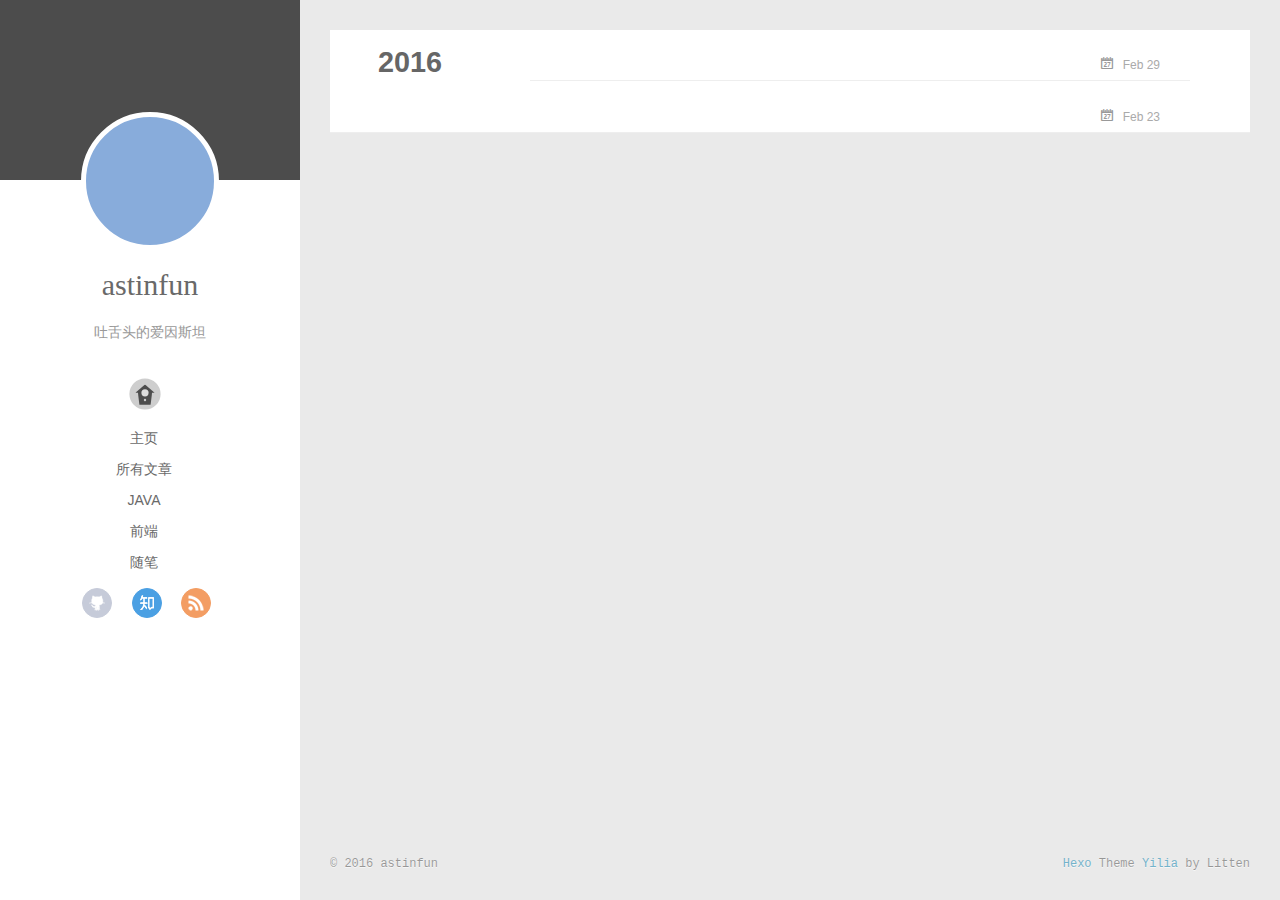
<file: archives/2016/02/index.html>
<!DOCTYPE html>
<html>
<head>
  <meta charset="utf-8">
  
  <meta http-equiv="X-UA-Compatible" content="IE=edge" >
  <title>Archives: 2016/2 | astinfun</title>
  <meta name="viewport" content="width=device-width, initial-scale=1, maximum-scale=1">
  <meta name="description">
<meta property="og:type" content="website">
<meta property="og:title" content="astinfun">
<meta property="og:url" content="astinfun.github.io/archives/2016/02/index.html">
<meta property="og:site_name" content="astinfun">
<meta property="og:description">
<meta name="twitter:card" content="summary">
<meta name="twitter:title" content="astinfun">
<meta name="twitter:description">
  
    <link rel="alternative" href="/atom.xml" title="astinfun" type="application/atom+xml">
  
  
    <link rel="icon" href="/favicon.png">
  
  <link rel="stylesheet" href="/css/style.css" type="text/css">
</head>

<body>
  <div id="container">
    <div class="left-col">
    <div class="overlay"></div>
<div class="intrude-less">
	<header id="header" class="inner">
		<a href="/" class="profilepic">
			
			<img lazy-src="/images/logo.jpg" class="js-avatar">
			
		</a>

		<hgroup>
		  <h1 class="header-author"><a href="/">astinfun</a></h1>
		</hgroup>

		
		<p class="header-subtitle">吐舌头的爱因斯坦</p>
		

		
			<div class="switch-btn">
				<div class="icon">
					<div class="icon-ctn">
						<div class="icon-wrap icon-house" data-idx="0">
							<div class="birdhouse"></div>
							<div class="birdhouse_holes"></div>
						</div>
						<div class="icon-wrap icon-ribbon hide" data-idx="1">
							<div class="ribbon"></div>
						</div>
						
						
						<div class="icon-wrap icon-me hide" data-idx="3">
							<div class="user"></div>
							<div class="shoulder"></div>
						</div>
						
					</div>
					
				</div>
				<div class="tips-box hide">
					<div class="tips-arrow"></div>
					<ul class="tips-inner">
						<li>菜单</li>
						<li>标签</li>
						
						
						<li>关于我</li>
						
					</ul>
				</div>
			</div>
		

		<div class="switch-area">
			<div class="switch-wrap">
				<section class="switch-part switch-part1">
					<nav class="header-menu">
						<ul>
						
							<li><a href="/">主页</a></li>
				        
							<li><a href="/archives">所有文章</a></li>
				        
							<li><a href="/tags/java">java</a></li>
				        
							<li><a href="/tags/font">前端</a></li>
				        
							<li><a href="/tags/note">随笔</a></li>
				        
						</ul>
					</nav>
					<nav class="header-nav">
						<div class="social">
							
								<a class="github" target="_blank" href="https://github.com/astinfun" title="github">github</a>
					        
								<a class="zhihu" target="_blank" href="https://www.zhihu.com/people/liang-lin-10" title="zhihu">zhihu</a>
					        
								<a class="rss" target="_blank" href="/#" title="rss">rss</a>
					        
						</div>
					</nav>
				</section>
				
				
				<section class="switch-part switch-part2">
					<div class="widget tagcloud" id="js-tagcloud">
						
					</div>
				</section>
				
				
				

				
				
				<section class="switch-part switch-part3">
				
					<div id="js-aboutme">我是谁，我从哪里来，我到哪里去？我就是我，是颜色不一样的吃货…</div>
				</section>
				
			</div>
		</div>
	</header>				
</div>

    </div>
    <div class="mid-col">
      <nav id="mobile-nav">
  	<div class="overlay">
  		<div class="slider-trigger"></div>
  		<h1 class="header-author js-mobile-header hide">astinfun</h1>
  	</div>
	<div class="intrude-less">
		<header id="header" class="inner">
			<div class="profilepic">
			
				<img lazy-src="/images/logo.jpg" class="js-avatar">
			
			</div>
			<hgroup>
			  <h1 class="header-author">astinfun</h1>
			</hgroup>
			
			<p class="header-subtitle">吐舌头的爱因斯坦</p>
			
			<nav class="header-menu">
				<ul>
				
					<li><a href="/">主页</a></li>
		        
					<li><a href="/archives">所有文章</a></li>
		        
					<li><a href="/tags/java">java</a></li>
		        
					<li><a href="/tags/font">前端</a></li>
		        
					<li><a href="/tags/note">随笔</a></li>
		        
		        <div class="clearfix"></div>
				</ul>
			</nav>
			<nav class="header-nav">
				<div class="social">
					
						<a class="github" target="_blank" href="https://github.com/astinfun" title="github">github</a>
			        
						<a class="zhihu" target="_blank" href="https://www.zhihu.com/people/liang-lin-10" title="zhihu">zhihu</a>
			        
						<a class="rss" target="_blank" href="/#" title="rss">rss</a>
			        
				</div>
			</nav>
		</header>				
	</div>
</nav>

      <div class="body-wrap">
  
  
    
    
      
      
      <section class="archives-wrap">
        <div class="archive-year-wrap">
          <a href="/archives/2016" class="archive-year">2016</a>
        </div>
        <div class="archives">
    
    <article class="archive-article archive-type-post">
  <div class="archive-article-inner">
    <header class="archive-article-header">
      	<div class="article-meta">
	      	<a href="/2016/02/29/快速排序算法/" class="archive-article-date">
  	<time datetime="2016-02-29T02:28:26.541Z" itemprop="datePublished">Feb 29</time>
</a>
        </div>
    	 
        <div class="article-info info-on-right">
          
          

        </div>
        <div class="clearfix"></div>
    </header>
  </div>
</article>
  
    
    
    <article class="archive-article archive-type-post">
  <div class="archive-article-inner">
    <header class="archive-article-header">
      	<div class="article-meta">
	      	<a href="/2016/02/23/java基础/" class="archive-article-date">
  	<time datetime="2016-02-23T01:57:48.382Z" itemprop="datePublished">Feb 23</time>
</a>
        </div>
    	 
        <div class="article-info info-on-right">
          
          

        </div>
        <div class="clearfix"></div>
    </header>
  </div>
</article>
  
  
    </div></section>
  

    

</div>
      <footer id="footer">
  <div class="outer">
    <div id="footer-info">
    	<div class="footer-left">
    		&copy; 2016 astinfun
    	</div>
      	<div class="footer-right">
      		<a href="http://hexo.io/" target="_blank">Hexo</a>  Theme <a href="https://github.com/litten/hexo-theme-yilia" target="_blank">Yilia</a> by Litten
      	</div>
    </div>
  </div>
</footer>
    </div>
    
  <link rel="stylesheet" href="/fancybox/jquery.fancybox.css" type="text/css">


<script>
	var yiliaConfig = {
		fancybox: true,
		mathjax: true,
		animate: true,
		isHome: false,
		isPost: false,
		isArchive: true,
		isTag: false,
		isCategory: false,
		open_in_new: false
	}
</script>
<script src="http://7.url.cn/edu/jslib/comb/require-2.1.6,jquery-1.9.1.min.js" type="text/javascript"></script>
<script src="/js/main.js" type="text/javascript"></script>






<script type="text/x-mathjax-config">
MathJax.Hub.Config({
    tex2jax: {
        inlineMath: [ ['$','$'], ["\\(","\\)"]  ],
        processEscapes: true,
        skipTags: ['script', 'noscript', 'style', 'textarea', 'pre', 'code']
    }
});

MathJax.Hub.Queue(function() {
    var all = MathJax.Hub.getAllJax(), i;
    for(i=0; i < all.length; i += 1) {
        all[i].SourceElement().parentNode.className += ' has-jax';                 
    }       
});
</script>

<script type="text/javascript" src="http://cdn.mathjax.org/mathjax/latest/MathJax.js?config=TeX-AMS-MML_HTMLorMML">
</script>


  </div>
</body>
</html>
</file>
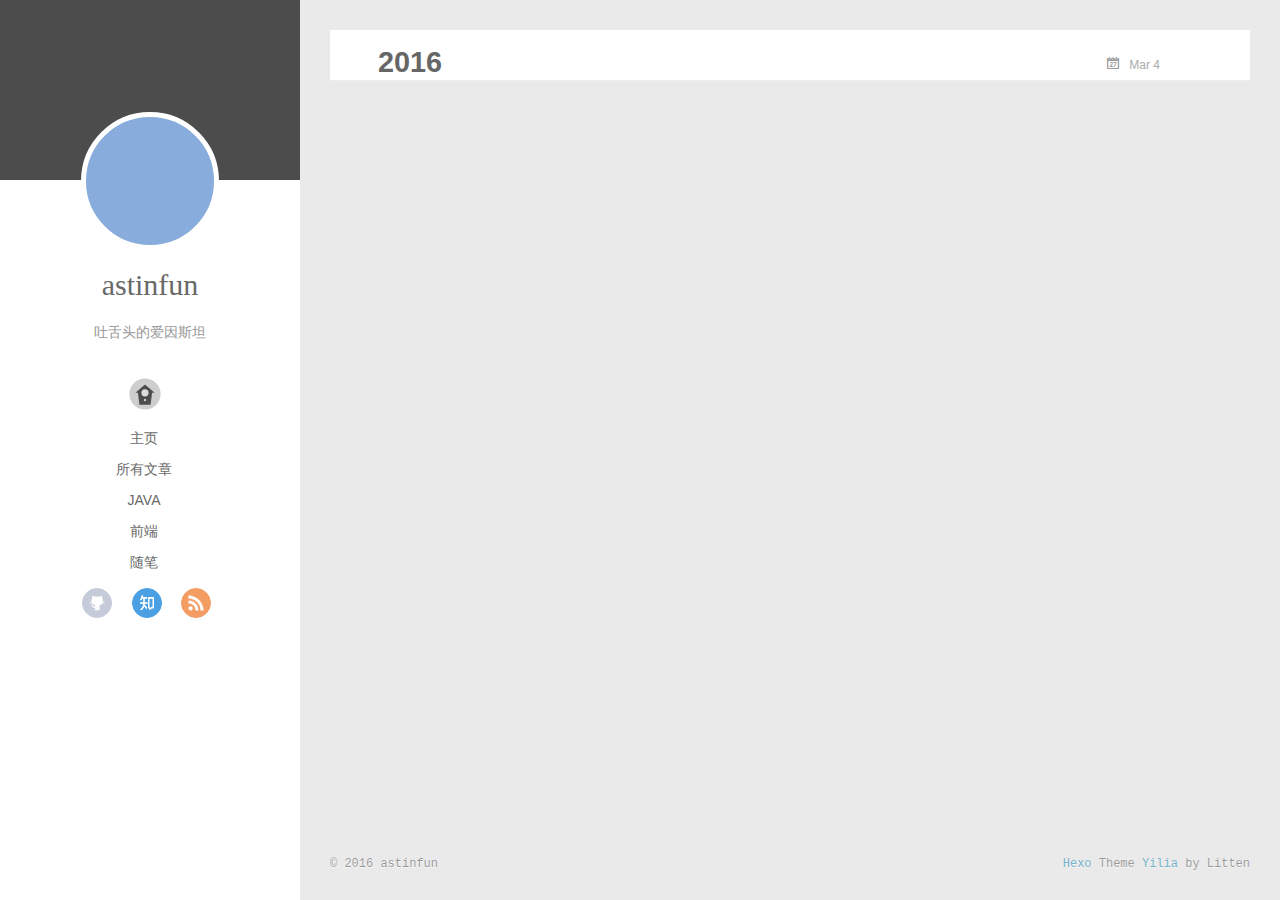
<file: archives/2016/03/index.html>
<!DOCTYPE html>
<html>
<head>
  <meta charset="utf-8">
  
  <meta http-equiv="X-UA-Compatible" content="IE=edge" >
  <title>Archives: 2016/3 | astinfun</title>
  <meta name="viewport" content="width=device-width, initial-scale=1, maximum-scale=1">
  <meta name="description">
<meta property="og:type" content="website">
<meta property="og:title" content="astinfun">
<meta property="og:url" content="astinfun.github.io/archives/2016/03/index.html">
<meta property="og:site_name" content="astinfun">
<meta property="og:description">
<meta name="twitter:card" content="summary">
<meta name="twitter:title" content="astinfun">
<meta name="twitter:description">
  
    <link rel="alternative" href="/atom.xml" title="astinfun" type="application/atom+xml">
  
  
    <link rel="icon" href="/favicon.png">
  
  <link rel="stylesheet" href="/css/style.css" type="text/css">
</head>

<body>
  <div id="container">
    <div class="left-col">
    <div class="overlay"></div>
<div class="intrude-less">
	<header id="header" class="inner">
		<a href="/" class="profilepic">
			
			<img lazy-src="/images/logo.jpg" class="js-avatar">
			
		</a>

		<hgroup>
		  <h1 class="header-author"><a href="/">astinfun</a></h1>
		</hgroup>

		
		<p class="header-subtitle">吐舌头的爱因斯坦</p>
		

		
			<div class="switch-btn">
				<div class="icon">
					<div class="icon-ctn">
						<div class="icon-wrap icon-house" data-idx="0">
							<div class="birdhouse"></div>
							<div class="birdhouse_holes"></div>
						</div>
						<div class="icon-wrap icon-ribbon hide" data-idx="1">
							<div class="ribbon"></div>
						</div>
						
						
						<div class="icon-wrap icon-me hide" data-idx="3">
							<div class="user"></div>
							<div class="shoulder"></div>
						</div>
						
					</div>
					
				</div>
				<div class="tips-box hide">
					<div class="tips-arrow"></div>
					<ul class="tips-inner">
						<li>菜单</li>
						<li>标签</li>
						
						
						<li>关于我</li>
						
					</ul>
				</div>
			</div>
		

		<div class="switch-area">
			<div class="switch-wrap">
				<section class="switch-part switch-part1">
					<nav class="header-menu">
						<ul>
						
							<li><a href="/">主页</a></li>
				        
							<li><a href="/archives">所有文章</a></li>
				        
							<li><a href="/tags/java">java</a></li>
				        
							<li><a href="/tags/font">前端</a></li>
				        
							<li><a href="/tags/note">随笔</a></li>
				        
						</ul>
					</nav>
					<nav class="header-nav">
						<div class="social">
							
								<a class="github" target="_blank" href="https://github.com/astinfun" title="github">github</a>
					        
								<a class="zhihu" target="_blank" href="https://www.zhihu.com/people/liang-lin-10" title="zhihu">zhihu</a>
					        
								<a class="rss" target="_blank" href="/#" title="rss">rss</a>
					        
						</div>
					</nav>
				</section>
				
				
				<section class="switch-part switch-part2">
					<div class="widget tagcloud" id="js-tagcloud">
						
					</div>
				</section>
				
				
				

				
				
				<section class="switch-part switch-part3">
				
					<div id="js-aboutme">我是谁，我从哪里来，我到哪里去？我就是我，是颜色不一样的吃货…</div>
				</section>
				
			</div>
		</div>
	</header>				
</div>

    </div>
    <div class="mid-col">
      <nav id="mobile-nav">
  	<div class="overlay">
  		<div class="slider-trigger"></div>
  		<h1 class="header-author js-mobile-header hide">astinfun</h1>
  	</div>
	<div class="intrude-less">
		<header id="header" class="inner">
			<div class="profilepic">
			
				<img lazy-src="/images/logo.jpg" class="js-avatar">
			
			</div>
			<hgroup>
			  <h1 class="header-author">astinfun</h1>
			</hgroup>
			
			<p class="header-subtitle">吐舌头的爱因斯坦</p>
			
			<nav class="header-menu">
				<ul>
				
					<li><a href="/">主页</a></li>
		        
					<li><a href="/archives">所有文章</a></li>
		        
					<li><a href="/tags/java">java</a></li>
		        
					<li><a href="/tags/font">前端</a></li>
		        
					<li><a href="/tags/note">随笔</a></li>
		        
		        <div class="clearfix"></div>
				</ul>
			</nav>
			<nav class="header-nav">
				<div class="social">
					
						<a class="github" target="_blank" href="https://github.com/astinfun" title="github">github</a>
			        
						<a class="zhihu" target="_blank" href="https://www.zhihu.com/people/liang-lin-10" title="zhihu">zhihu</a>
			        
						<a class="rss" target="_blank" href="/#" title="rss">rss</a>
			        
				</div>
			</nav>
		</header>				
	</div>
</nav>

      <div class="body-wrap">
  
  
    
    
      
      
      <section class="archives-wrap">
        <div class="archive-year-wrap">
          <a href="/archives/2016" class="archive-year">2016</a>
        </div>
        <div class="archives">
    
    <article class="archive-article archive-type-post">
  <div class="archive-article-inner">
    <header class="archive-article-header">
      	<div class="article-meta">
	      	<a href="/2016/03/04/java线程池/" class="archive-article-date">
  	<time datetime="2016-03-04T07:54:10.733Z" itemprop="datePublished">Mar 4</time>
</a>
        </div>
    	 
        <div class="article-info info-on-right">
          
          

        </div>
        <div class="clearfix"></div>
    </header>
  </div>
</article>
  
  
    </div></section>
  

    

</div>
      <footer id="footer">
  <div class="outer">
    <div id="footer-info">
    	<div class="footer-left">
    		&copy; 2016 astinfun
    	</div>
      	<div class="footer-right">
      		<a href="http://hexo.io/" target="_blank">Hexo</a>  Theme <a href="https://github.com/litten/hexo-theme-yilia" target="_blank">Yilia</a> by Litten
      	</div>
    </div>
  </div>
</footer>
    </div>
    
  <link rel="stylesheet" href="/fancybox/jquery.fancybox.css" type="text/css">


<script>
	var yiliaConfig = {
		fancybox: true,
		mathjax: true,
		animate: true,
		isHome: false,
		isPost: false,
		isArchive: true,
		isTag: false,
		isCategory: false,
		open_in_new: false
	}
</script>
<script src="http://7.url.cn/edu/jslib/comb/require-2.1.6,jquery-1.9.1.min.js" type="text/javascript"></script>
<script src="/js/main.js" type="text/javascript"></script>






<script type="text/x-mathjax-config">
MathJax.Hub.Config({
    tex2jax: {
        inlineMath: [ ['$','$'], ["\\(","\\)"]  ],
        processEscapes: true,
        skipTags: ['script', 'noscript', 'style', 'textarea', 'pre', 'code']
    }
});

MathJax.Hub.Queue(function() {
    var all = MathJax.Hub.getAllJax(), i;
    for(i=0; i < all.length; i += 1) {
        all[i].SourceElement().parentNode.className += ' has-jax';                 
    }       
});
</script>

<script type="text/javascript" src="http://cdn.mathjax.org/mathjax/latest/MathJax.js?config=TeX-AMS-MML_HTMLorMML">
</script>


  </div>
</body>
</html>
</file>
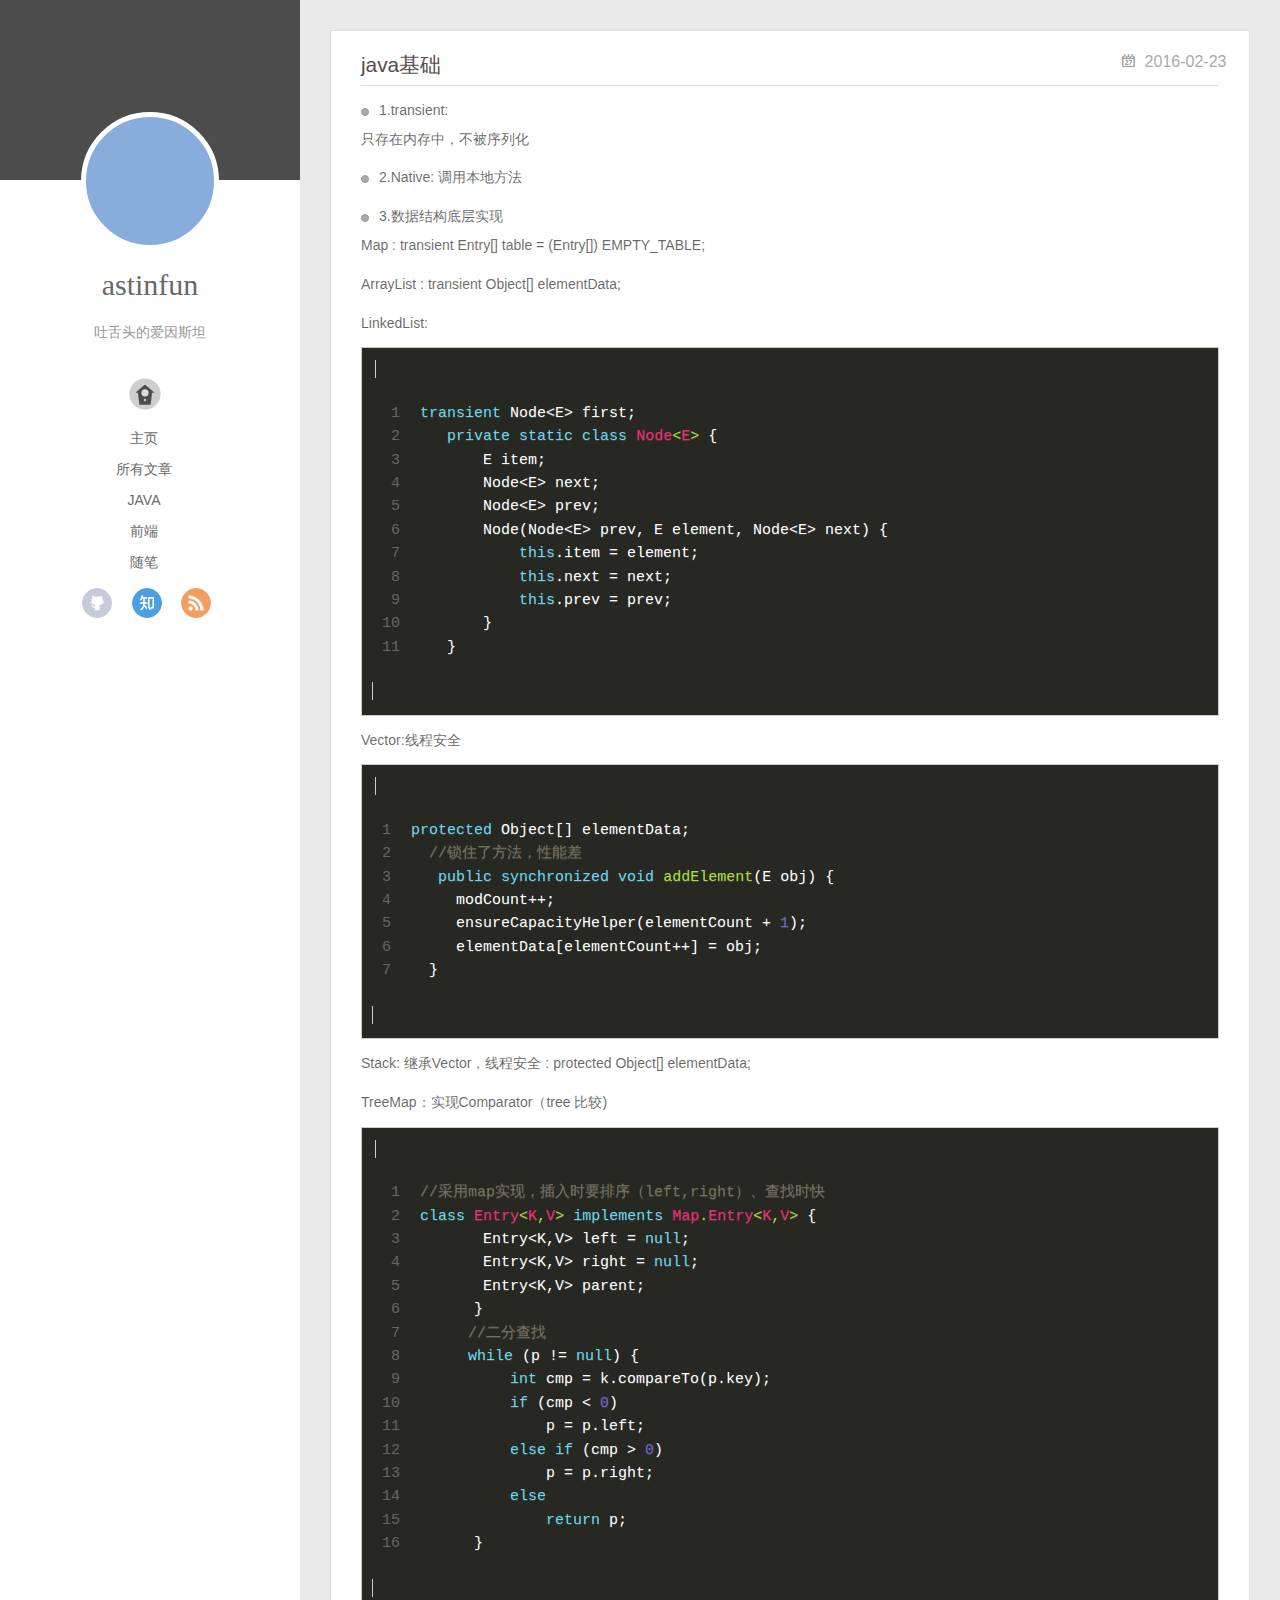
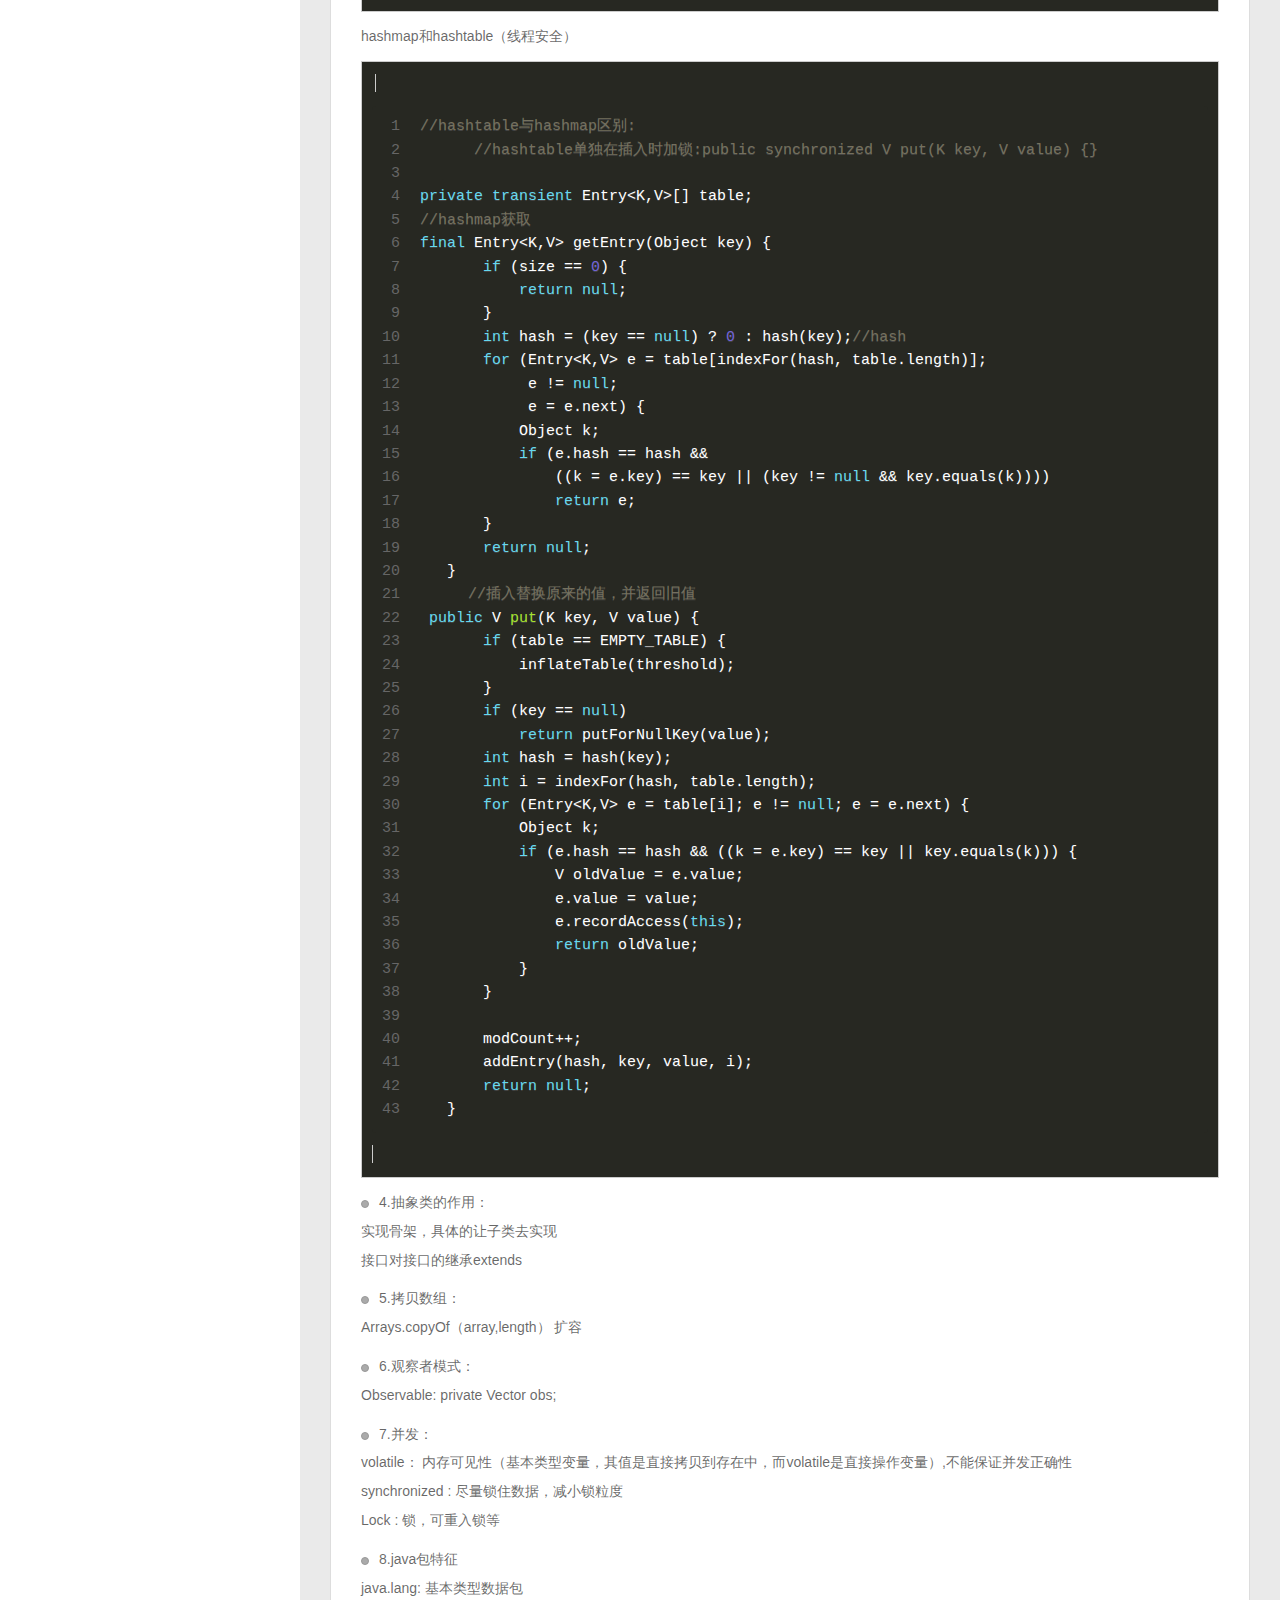
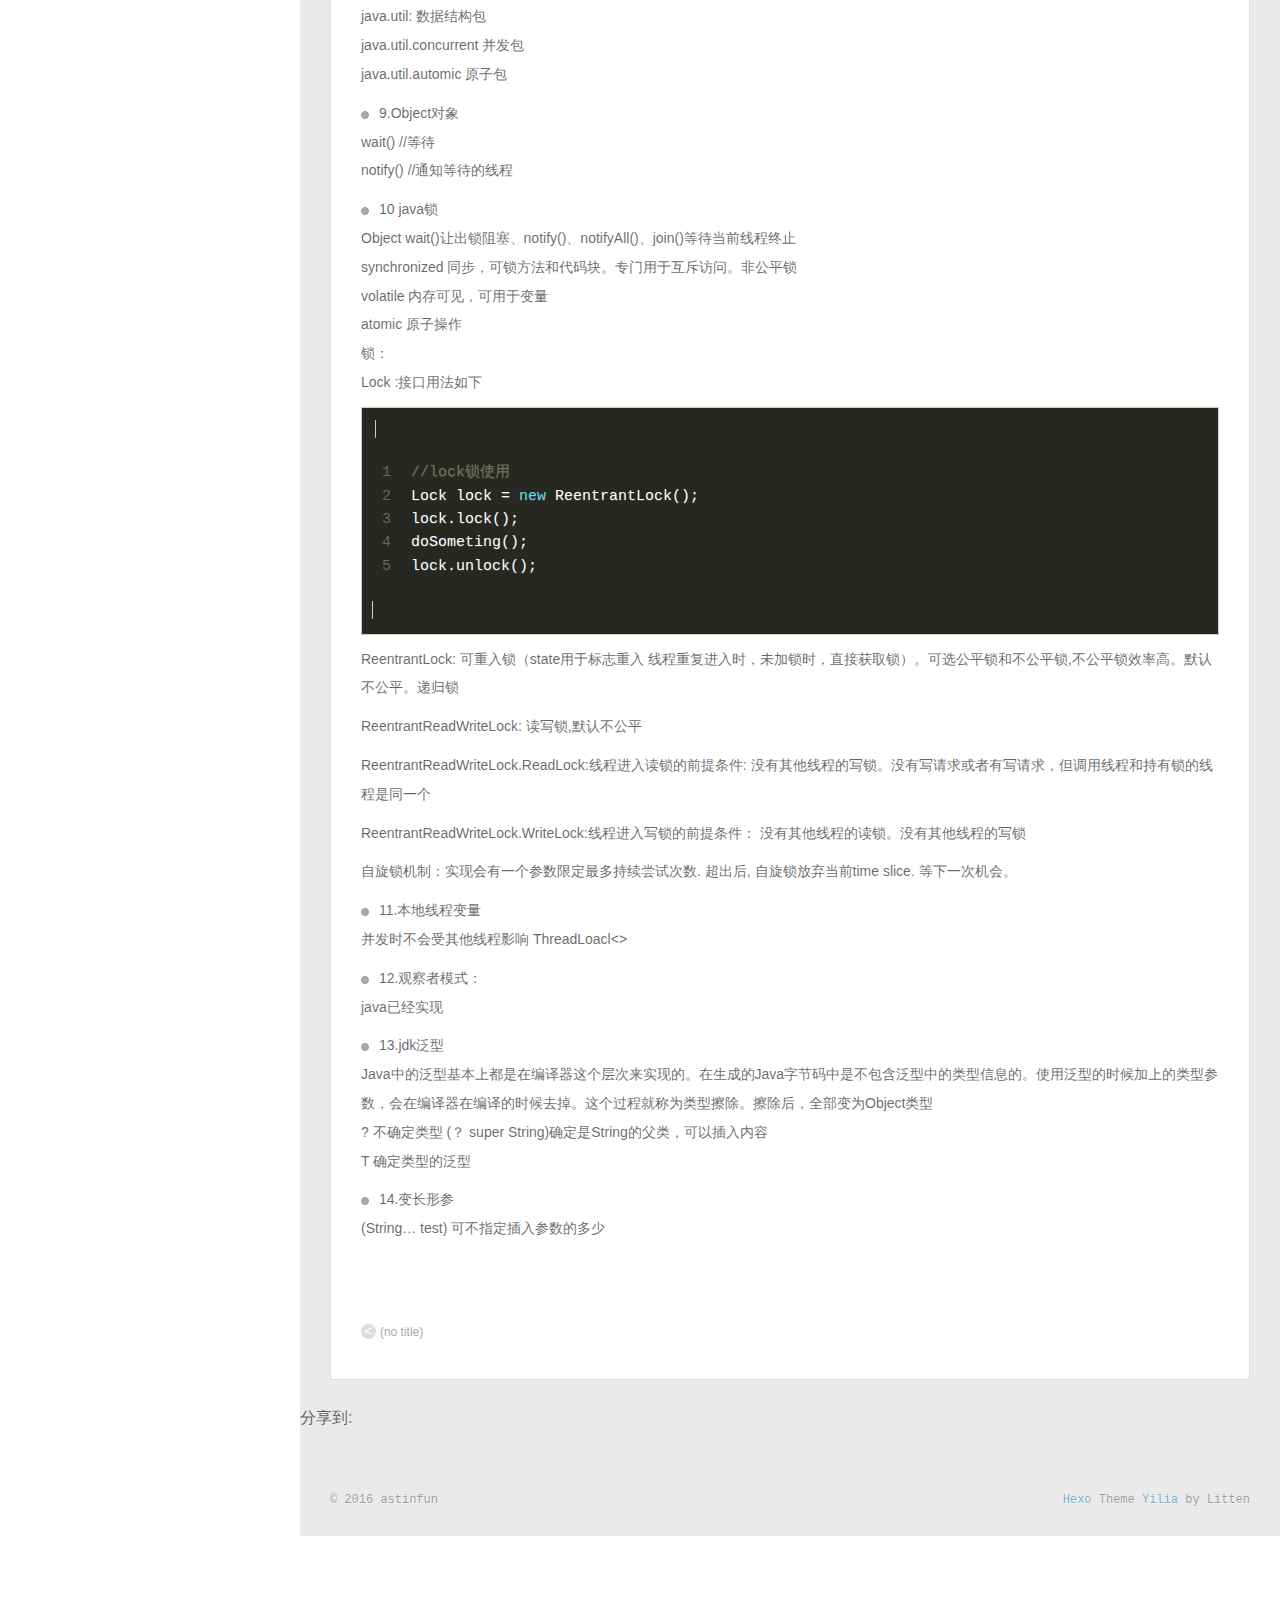
<file: 2016/02/23/java基础/index.html>
<!DOCTYPE html>
<html>
<head>
  <meta charset="utf-8">
  
  <meta http-equiv="X-UA-Compatible" content="IE=edge" >
  <title>astinfun</title>
  <meta name="viewport" content="width=device-width, initial-scale=1, maximum-scale=1">
  <meta name="description" content="java基础
1.transient:  只存在内存中，不被序列化

2.Native: 调用本地方法

3.数据结构底层实现   Map : transient Entry[] table = (Entry[]) EMPTY_TABLE;  
   ArrayList : transient Object[] elementData;
   LinkedList:
1234567891011tr">
<meta property="og:type" content="article">
<meta property="og:title" content="astinfun">
<meta property="og:url" content="astinfun.github.io/2016/02/23/java基础/index.html">
<meta property="og:site_name" content="astinfun">
<meta property="og:description" content="java基础
1.transient:  只存在内存中，不被序列化

2.Native: 调用本地方法

3.数据结构底层实现   Map : transient Entry[] table = (Entry[]) EMPTY_TABLE;  
   ArrayList : transient Object[] elementData;
   LinkedList:
1234567891011tr">
<meta property="og:updated_time" content="2016-02-23T01:57:48.382Z">
<meta name="twitter:card" content="summary">
<meta name="twitter:title" content="astinfun">
<meta name="twitter:description" content="java基础
1.transient:  只存在内存中，不被序列化

2.Native: 调用本地方法

3.数据结构底层实现   Map : transient Entry[] table = (Entry[]) EMPTY_TABLE;  
   ArrayList : transient Object[] elementData;
   LinkedList:
1234567891011tr">
  
    <link rel="alternative" href="/atom.xml" title="astinfun" type="application/atom+xml">
  
  
    <link rel="icon" href="/favicon.png">
  
  <link rel="stylesheet" href="/css/style.css" type="text/css">
</head>

<body>
  <div id="container">
    <div class="left-col">
    <div class="overlay"></div>
<div class="intrude-less">
	<header id="header" class="inner">
		<a href="/" class="profilepic">
			
			<img lazy-src="/images/logo.jpg" class="js-avatar">
			
		</a>

		<hgroup>
		  <h1 class="header-author"><a href="/">astinfun</a></h1>
		</hgroup>

		
		<p class="header-subtitle">吐舌头的爱因斯坦</p>
		

		
			<div class="switch-btn">
				<div class="icon">
					<div class="icon-ctn">
						<div class="icon-wrap icon-house" data-idx="0">
							<div class="birdhouse"></div>
							<div class="birdhouse_holes"></div>
						</div>
						<div class="icon-wrap icon-ribbon hide" data-idx="1">
							<div class="ribbon"></div>
						</div>
						
						
						<div class="icon-wrap icon-me hide" data-idx="3">
							<div class="user"></div>
							<div class="shoulder"></div>
						</div>
						
					</div>
					
				</div>
				<div class="tips-box hide">
					<div class="tips-arrow"></div>
					<ul class="tips-inner">
						<li>菜单</li>
						<li>标签</li>
						
						
						<li>关于我</li>
						
					</ul>
				</div>
			</div>
		

		<div class="switch-area">
			<div class="switch-wrap">
				<section class="switch-part switch-part1">
					<nav class="header-menu">
						<ul>
						
							<li><a href="/">主页</a></li>
				        
							<li><a href="/archives">所有文章</a></li>
				        
							<li><a href="/tags/java">java</a></li>
				        
							<li><a href="/tags/font">前端</a></li>
				        
							<li><a href="/tags/note">随笔</a></li>
				        
						</ul>
					</nav>
					<nav class="header-nav">
						<div class="social">
							
								<a class="github" target="_blank" href="https://github.com/astinfun" title="github">github</a>
					        
								<a class="zhihu" target="_blank" href="https://www.zhihu.com/people/liang-lin-10" title="zhihu">zhihu</a>
					        
								<a class="rss" target="_blank" href="/#" title="rss">rss</a>
					        
						</div>
					</nav>
				</section>
				
				
				<section class="switch-part switch-part2">
					<div class="widget tagcloud" id="js-tagcloud">
						
					</div>
				</section>
				
				
				

				
				
				<section class="switch-part switch-part3">
				
					<div id="js-aboutme">我是谁，我从哪里来，我到哪里去？我就是我，是颜色不一样的吃货…</div>
				</section>
				
			</div>
		</div>
	</header>				
</div>

    </div>
    <div class="mid-col">
      <nav id="mobile-nav">
  	<div class="overlay">
  		<div class="slider-trigger"></div>
  		<h1 class="header-author js-mobile-header hide">astinfun</h1>
  	</div>
	<div class="intrude-less">
		<header id="header" class="inner">
			<div class="profilepic">
			
				<img lazy-src="/images/logo.jpg" class="js-avatar">
			
			</div>
			<hgroup>
			  <h1 class="header-author">astinfun</h1>
			</hgroup>
			
			<p class="header-subtitle">吐舌头的爱因斯坦</p>
			
			<nav class="header-menu">
				<ul>
				
					<li><a href="/">主页</a></li>
		        
					<li><a href="/archives">所有文章</a></li>
		        
					<li><a href="/tags/java">java</a></li>
		        
					<li><a href="/tags/font">前端</a></li>
		        
					<li><a href="/tags/note">随笔</a></li>
		        
		        <div class="clearfix"></div>
				</ul>
			</nav>
			<nav class="header-nav">
				<div class="social">
					
						<a class="github" target="_blank" href="https://github.com/astinfun" title="github">github</a>
			        
						<a class="zhihu" target="_blank" href="https://www.zhihu.com/people/liang-lin-10" title="zhihu">zhihu</a>
			        
						<a class="rss" target="_blank" href="/#" title="rss">rss</a>
			        
				</div>
			</nav>
		</header>				
	</div>
</nav>

      <div class="body-wrap"><article id="post-java基础" class="article article-type-post" itemscope itemprop="blogPost">
  
    <div class="article-meta">
      <a href="/2016/02/23/java基础/" class="article-date">
  	<time datetime="2016-02-23T01:57:48.382Z" itemprop="datePublished">2016-02-23</time>
</a>
    </div>
  
  <div class="article-inner">
    
      <input type="hidden" class="isFancy" />
    
    
    <div class="article-entry" itemprop="articleBody">
      
        <h2 id="java基础">java基础</h2><ul>
<li><p>1.transient:<br>  只存在内存中，不被序列化</p>
</li>
<li><p>2.Native: 调用本地方法</p>
</li>
<li><p>3.数据结构底层实现<br>   Map : transient Entry<k,v>[] table = (Entry<k,v>[]) EMPTY_TABLE;  </k,v></k,v></p>
<p>   ArrayList : transient Object[] elementData;</p>
<p>   LinkedList:</p>
<pre><code><span class="comment"><figure class="highlight java"><table><tr><td class="gutter"><pre><span class="line">1</span><br><span class="line">2</span><br><span class="line">3</span><br><span class="line">4</span><br><span class="line">5</span><br><span class="line">6</span><br><span class="line">7</span><br><span class="line">8</span><br><span class="line">9</span><br><span class="line">10</span><br><span class="line">11</span><br></pre></td><td class="code"><pre><span class="line"><span class="keyword">transient</span> Node&lt;E&gt; first;          </span><br><span class="line">   <span class="keyword">private</span> <span class="keyword">static</span> <span class="class"><span class="keyword">class</span> <span class="title">Node</span>&lt;<span class="title">E</span>&gt; </span>&#123;</span><br><span class="line">       E item;  </span><br><span class="line">       Node&lt;E&gt; next;  </span><br><span class="line">       Node&lt;E&gt; prev;  </span><br><span class="line">       Node(Node&lt;E&gt; prev, E element, Node&lt;E&gt; next) &#123;  </span><br><span class="line">           <span class="keyword">this</span>.item = element;  </span><br><span class="line">           <span class="keyword">this</span>.next = next;  </span><br><span class="line">           <span class="keyword">this</span>.prev = prev;  </span><br><span class="line">       &#125;</span><br><span class="line">   &#125;</span><br></pre></td></tr></table></figure></span>
</code></pre><p>   Vector:线程安全  </p>
<pre><code><span class="comment"><figure class="highlight java"><table><tr><td class="gutter"><pre><span class="line">1</span><br><span class="line">2</span><br><span class="line">3</span><br><span class="line">4</span><br><span class="line">5</span><br><span class="line">6</span><br><span class="line">7</span><br></pre></td><td class="code"><pre><span class="line"><span class="keyword">protected</span> Object[] elementData;</span><br><span class="line">  <span class="comment">//锁住了方法，性能差</span></span><br><span class="line">   <span class="function"><span class="keyword">public</span> <span class="keyword">synchronized</span> <span class="keyword">void</span> <span class="title">addElement</span><span class="params">(E obj)</span> </span>&#123;</span><br><span class="line">     modCount++;</span><br><span class="line">     ensureCapacityHelper(elementCount + <span class="number">1</span>);</span><br><span class="line">     elementData[elementCount++] = obj;</span><br><span class="line">  &#125;</span><br></pre></td></tr></table></figure></span>
</code></pre><p>  Stack: 继承Vector，线程安全 :  protected Object[] elementData;</p>
<p>  TreeMap：实现Comparator（tree 比较)</p>
<pre><code><span class="comment"><figure class="highlight java"><table><tr><td class="gutter"><pre><span class="line">1</span><br><span class="line">2</span><br><span class="line">3</span><br><span class="line">4</span><br><span class="line">5</span><br><span class="line">6</span><br><span class="line">7</span><br><span class="line">8</span><br><span class="line">9</span><br><span class="line">10</span><br><span class="line">11</span><br><span class="line">12</span><br><span class="line">13</span><br><span class="line">14</span><br><span class="line">15</span><br><span class="line">16</span><br></pre></td><td class="code"><pre><span class="line"><span class="comment">//采用map实现，插入时要排序（left,right）、查找时快</span></span><br><span class="line"><span class="class"><span class="keyword">class</span> <span class="title">Entry</span>&lt;<span class="title">K</span>,<span class="title">V</span>&gt; <span class="keyword">implements</span> <span class="title">Map</span>.<span class="title">Entry</span>&lt;<span class="title">K</span>,<span class="title">V</span>&gt; </span>&#123;</span><br><span class="line">       Entry&lt;K,V&gt; left = <span class="keyword">null</span>;</span><br><span class="line">       Entry&lt;K,V&gt; right = <span class="keyword">null</span>;</span><br><span class="line">       Entry&lt;K,V&gt; parent;</span><br><span class="line">      &#125;        </span><br><span class="line">  	<span class="comment">//二分查找</span></span><br><span class="line">  	<span class="keyword">while</span> (p != <span class="keyword">null</span>) &#123;</span><br><span class="line">          <span class="keyword">int</span> cmp = k.compareTo(p.key);</span><br><span class="line">          <span class="keyword">if</span> (cmp &lt; <span class="number">0</span>)</span><br><span class="line">              p = p.left;</span><br><span class="line">          <span class="keyword">else</span> <span class="keyword">if</span> (cmp &gt; <span class="number">0</span>)</span><br><span class="line">              p = p.right;</span><br><span class="line">          <span class="keyword">else</span></span><br><span class="line">              <span class="keyword">return</span> p;</span><br><span class="line">      &#125;</span><br></pre></td></tr></table></figure></span>
</code></pre><p>  hashmap和hashtable（线程安全）</p>
<pre><code><span class="comment"><figure class="highlight java"><table><tr><td class="gutter"><pre><span class="line">1</span><br><span class="line">2</span><br><span class="line">3</span><br><span class="line">4</span><br><span class="line">5</span><br><span class="line">6</span><br><span class="line">7</span><br><span class="line">8</span><br><span class="line">9</span><br><span class="line">10</span><br><span class="line">11</span><br><span class="line">12</span><br><span class="line">13</span><br><span class="line">14</span><br><span class="line">15</span><br><span class="line">16</span><br><span class="line">17</span><br><span class="line">18</span><br><span class="line">19</span><br><span class="line">20</span><br><span class="line">21</span><br><span class="line">22</span><br><span class="line">23</span><br><span class="line">24</span><br><span class="line">25</span><br><span class="line">26</span><br><span class="line">27</span><br><span class="line">28</span><br><span class="line">29</span><br><span class="line">30</span><br><span class="line">31</span><br><span class="line">32</span><br><span class="line">33</span><br><span class="line">34</span><br><span class="line">35</span><br><span class="line">36</span><br><span class="line">37</span><br><span class="line">38</span><br><span class="line">39</span><br><span class="line">40</span><br><span class="line">41</span><br><span class="line">42</span><br><span class="line">43</span><br></pre></td><td class="code"><pre><span class="line"><span class="comment">//hashtable与hashmap区别:</span></span><br><span class="line">      <span class="comment">//hashtable单独在插入时加锁:public synchronized V put(K key, V value) &#123;&#125;</span></span><br><span class="line"></span><br><span class="line"><span class="keyword">private</span> <span class="keyword">transient</span> Entry&lt;K,V&gt;[] table;</span><br><span class="line"><span class="comment">//hashmap获取</span></span><br><span class="line"><span class="keyword">final</span> Entry&lt;K,V&gt; getEntry(Object key) &#123;</span><br><span class="line">       <span class="keyword">if</span> (size == <span class="number">0</span>) &#123;</span><br><span class="line">           <span class="keyword">return</span> <span class="keyword">null</span>;</span><br><span class="line">       &#125;</span><br><span class="line">       <span class="keyword">int</span> hash = (key == <span class="keyword">null</span>) ? <span class="number">0</span> : hash(key);<span class="comment">//hash</span></span><br><span class="line">       <span class="keyword">for</span> (Entry&lt;K,V&gt; e = table[indexFor(hash, table.length)];</span><br><span class="line">            e != <span class="keyword">null</span>;</span><br><span class="line">            e = e.next) &#123;</span><br><span class="line">           Object k;</span><br><span class="line">           <span class="keyword">if</span> (e.hash == hash &amp;&amp;</span><br><span class="line">               ((k = e.key) == key || (key != <span class="keyword">null</span> &amp;&amp; key.equals(k))))</span><br><span class="line">               <span class="keyword">return</span> e;</span><br><span class="line">       &#125;</span><br><span class="line">       <span class="keyword">return</span> <span class="keyword">null</span>;</span><br><span class="line">   &#125;</span><br><span class="line">  	<span class="comment">//插入替换原来的值，并返回旧值</span></span><br><span class="line"> <span class="function"><span class="keyword">public</span> V <span class="title">put</span><span class="params">(K key, V value)</span> </span>&#123;</span><br><span class="line">       <span class="keyword">if</span> (table == EMPTY_TABLE) &#123;</span><br><span class="line">           inflateTable(threshold);</span><br><span class="line">       &#125;</span><br><span class="line">       <span class="keyword">if</span> (key == <span class="keyword">null</span>)</span><br><span class="line">           <span class="keyword">return</span> putForNullKey(value);</span><br><span class="line">       <span class="keyword">int</span> hash = hash(key);</span><br><span class="line">       <span class="keyword">int</span> i = indexFor(hash, table.length);</span><br><span class="line">       <span class="keyword">for</span> (Entry&lt;K,V&gt; e = table[i]; e != <span class="keyword">null</span>; e = e.next) &#123;</span><br><span class="line">           Object k;</span><br><span class="line">           <span class="keyword">if</span> (e.hash == hash &amp;&amp; ((k = e.key) == key || key.equals(k))) &#123;</span><br><span class="line">               V oldValue = e.value;</span><br><span class="line">               e.value = value;</span><br><span class="line">               e.recordAccess(<span class="keyword">this</span>);</span><br><span class="line">               <span class="keyword">return</span> oldValue;</span><br><span class="line">           &#125;</span><br><span class="line">       &#125;</span><br><span class="line"></span><br><span class="line">       modCount++;</span><br><span class="line">       addEntry(hash, key, value, i);</span><br><span class="line">       <span class="keyword">return</span> <span class="keyword">null</span>;</span><br><span class="line">   &#125;</span><br></pre></td></tr></table></figure></span>
</code></pre></li>
<li><p>4.抽象类的作用：<br>   实现骨架，具体的让子类去实现<br>   接口对接口的继承extends</p>
</li>
<li><p>5.拷贝数组：<br>  Arrays.copyOf（array,length） 扩容</p>
</li>
<li><p>6.观察者模式：<br>  Observable:    private Vector obs;</p>
</li>
</ul>
<ul>
<li><p>7.并发：<br>  volatile：      内存可见性（基本类型变量，其值是直接拷贝到存在中，而volatile是直接操作变量）,不能保证并发正确性<br>  synchronized :  尽量锁住数据，减小锁粒度<br>  Lock :          锁，可重入锁等  </p>
</li>
<li><p>8.java包特征<br>  java.lang:            基本类型数据包<br>  java.util:            数据结构包<br>  java.util.concurrent  并发包<br>  java.util.automic     原子包</p>
</li>
<li><p>9.Object对象<br>  wait()      //等待<br>  notify()    //通知等待的线程</p>
</li>
<li><p>10 java锁<br>   Object        wait()让出锁阻塞、notify()、notifyAll()、join()等待当前线程终止<br>   synchronized 同步，可锁方法和代码块。专门用于互斥访问。非公平锁<br>   volatile     内存可见，可用于变量<br>   atomic       原子操作<br>   锁：<br>   Lock :接口用法如下  </p>
<pre><code><span class="comment"><figure class="highlight java"><table><tr><td class="gutter"><pre><span class="line">1</span><br><span class="line">2</span><br><span class="line">3</span><br><span class="line">4</span><br><span class="line">5</span><br></pre></td><td class="code"><pre><span class="line"><span class="comment">//lock锁使用</span></span><br><span class="line">Lock lock = <span class="keyword">new</span> ReentrantLock();</span><br><span class="line">lock.lock();</span><br><span class="line">doSometing();</span><br><span class="line">lock.unlock();</span><br></pre></td></tr></table></figure></span>
</code></pre><p>   ReentrantLock: 可重入锁（state用于标志重入 线程重复进入时，未加锁时，直接获取锁）。可选公平锁和不公平锁,不公平锁效率高。默认不公平。递归锁</p>
<p>   ReentrantReadWriteLock: 读写锁,默认不公平</p>
<p>  ReentrantReadWriteLock.ReadLock:线程进入读锁的前提条件:  没有其他线程的写锁。没有写请求或者有写请求，但调用线程和持有锁的线程是同一个</p>
<p>  ReentrantReadWriteLock.WriteLock:线程进入写锁的前提条件：  没有其他线程的读锁。没有其他线程的写锁</p>
<p>  自旋锁机制：实现会有一个参数限定最多持续尝试次数. 超出后, 自旋锁放弃当前time slice. 等下一次机会。</p>
</li>
<li><p>11.本地线程变量<br>  并发时不会受其他线程影响 ThreadLoacl&lt;&gt;</p>
</li>
<li><p>12.观察者模式：<br>  java已经实现</p>
</li>
<li><p>13.jdk泛型<br>  Java中的泛型基本上都是在编译器这个层次来实现的。在生成的Java字节码中是不包含泛型中的类型信息的。使用泛型的时候加上的类型参数，会在编译器在编译的时候去掉。这个过程就称为类型擦除。擦除后，全部变为Object类型<br>  ?   不确定类型   (？ super String)确定是String的父类，可以插入内容<br>  T   确定类型的泛型  </p>
</li>
<li><p>14.变长形参<br>  (String… test)     可不指定插入参数的多少</p>
</li>
</ul>

      
    </div>
    
  </div>
  
    
<nav id="article-nav">
  
    <a href="/2016/02/29/快速排序算法/" id="article-nav-newer" class="article-nav-link-wrap">
      <strong class="article-nav-caption"><</strong>
      <div class="article-nav-title">
        
          (no title)
        
      </div>
    </a>
  
  
</nav>

  
</article>


<div class="share_jia">
	<!-- JiaThis Button BEGIN -->
	<div class="jiathis_style">
		<span class="jiathis_txt">分享到: &nbsp; </span>
		<a class="jiathis_button_facebook"></a> 
    <a class="jiathis_button_twitter"></a>
    <a class="jiathis_button_plus"></a> 
    <a class="jiathis_button_tsina"></a>
		<a class="jiathis_button_cqq"></a>
		<a class="jiathis_button_douban"></a>
		<a class="jiathis_button_weixin"></a>
		<a class="jiathis_button_tumblr"></a>
    <a href="http://www.jiathis.com/share" class="jiathis jiathis_txt jtico jtico_jiathis" target="_blank"></a>
	</div>
	<script type="text/javascript" src="http://v3.jiathis.com/code/jia.js?uid=1405949716054953" charset="utf-8"></script>
	<!-- JiaThis Button END -->
</div>




<div class="share_addthis">
  <div class="sharing addthis_toolbox share">
    <a class="addthis_button_facebook_like"></a>
    <a class="addthis_button_tweet"></a>
    <a class="addthis_button_google_plusone" g:plusone:size="medium"></a>
    <a class="addthis_counter addthis_pill_style"></a>
  </div>
  <script type="text/javascript" src="//s7.addthis.com/js/300/addthis_widget.js#pubid=ra-560c64c35486b3d4" async="async"></script>
</div>




<div class="duoshuo">
	<!-- 多说评论框 start -->
	<div class="ds-thread" data-thread-key="java基础" data-title="" data-url="astinfun.github.io/2016/02/23/java基础/"></div>
	<!-- 多说评论框 end -->
	<!-- 多说公共JS代码 start (一个网页只需插入一次) -->
	<script type="text/javascript">
	var duoshuoQuery = {short_name:"true"};
	(function() {
		var ds = document.createElement('script');
		ds.type = 'text/javascript';ds.async = true;
		ds.src = (document.location.protocol == 'https:' ? 'https:' : 'http:') + '//static.duoshuo.com/embed.js';
		ds.charset = 'UTF-8';
		(document.getElementsByTagName('head')[0] 
		 || document.getElementsByTagName('body')[0]).appendChild(ds);
	})();
	</script>
	<!-- 多说公共JS代码 end -->
</div>




</div>
      <footer id="footer">
  <div class="outer">
    <div id="footer-info">
    	<div class="footer-left">
    		&copy; 2016 astinfun
    	</div>
      	<div class="footer-right">
      		<a href="http://hexo.io/" target="_blank">Hexo</a>  Theme <a href="https://github.com/litten/hexo-theme-yilia" target="_blank">Yilia</a> by Litten
      	</div>
    </div>
  </div>
</footer>
    </div>
    
  <link rel="stylesheet" href="/fancybox/jquery.fancybox.css" type="text/css">


<script>
	var yiliaConfig = {
		fancybox: true,
		mathjax: true,
		animate: true,
		isHome: false,
		isPost: true,
		isArchive: false,
		isTag: false,
		isCategory: false,
		open_in_new: false
	}
</script>
<script src="http://7.url.cn/edu/jslib/comb/require-2.1.6,jquery-1.9.1.min.js" type="text/javascript"></script>
<script src="/js/main.js" type="text/javascript"></script>






<script type="text/x-mathjax-config">
MathJax.Hub.Config({
    tex2jax: {
        inlineMath: [ ['$','$'], ["\\(","\\)"]  ],
        processEscapes: true,
        skipTags: ['script', 'noscript', 'style', 'textarea', 'pre', 'code']
    }
});

MathJax.Hub.Queue(function() {
    var all = MathJax.Hub.getAllJax(), i;
    for(i=0; i < all.length; i += 1) {
        all[i].SourceElement().parentNode.className += ' has-jax';                 
    }       
});
</script>

<script type="text/javascript" src="http://cdn.mathjax.org/mathjax/latest/MathJax.js?config=TeX-AMS-MML_HTMLorMML">
</script>


  </div>
</body>
</html>
</file>
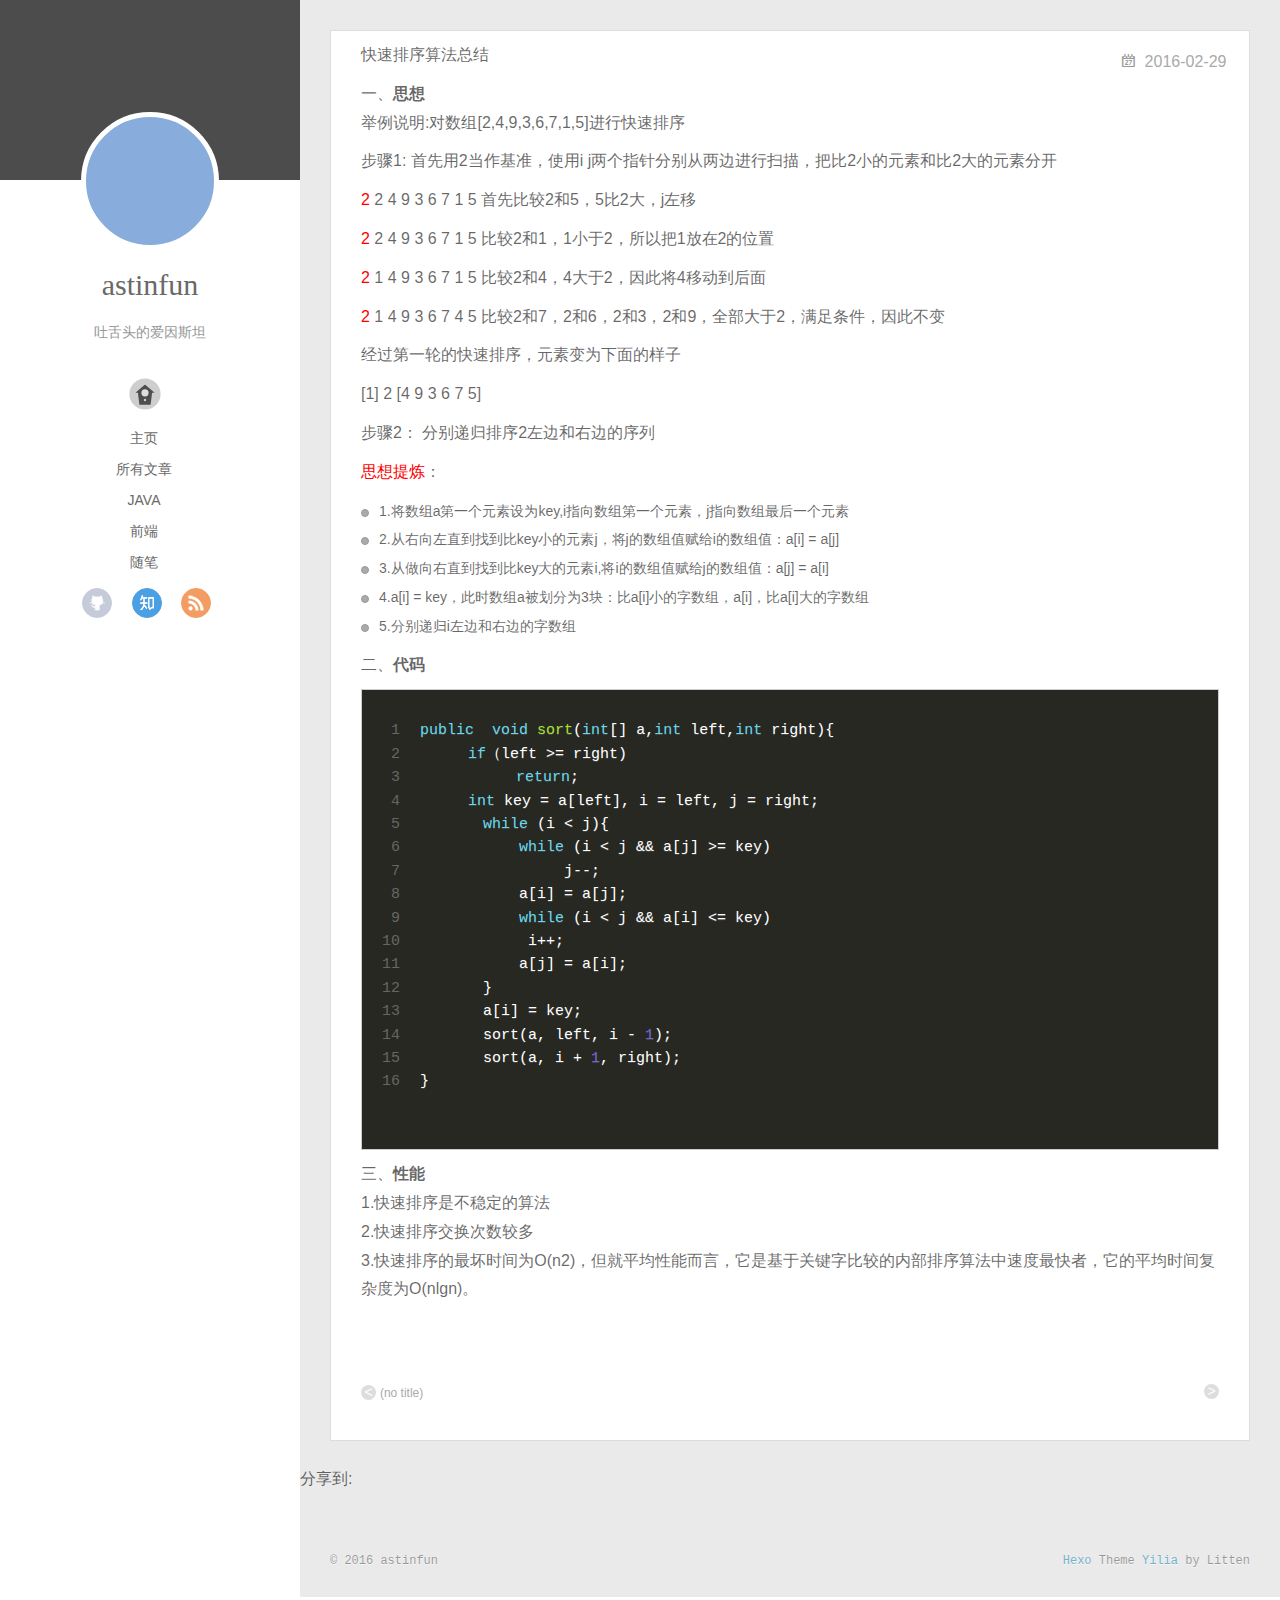
<file: 2016/02/29/快速排序算法/index.html>
<!DOCTYPE html>
<html>
<head>
  <meta charset="utf-8">
  
  <meta http-equiv="X-UA-Compatible" content="IE=edge" >
  <title>astinfun</title>
  <meta name="viewport" content="width=device-width, initial-scale=1, maximum-scale=1">
  <meta name="description" content="快速排序算法总结 
一、思想举例说明:对数组[2,4,9,3,6,7,1,5]进行快速排序
步骤1: 首先用2当作基准，使用i j两个指针分别从两边进行扫描，把比2小的元素和比2大的元素分开 
2 2 4 9 3 6 7 1 5 首先比较2和5，5比2大，j左移  
2 2 4 9 3 6 7 1 5 比较2和1，1小于2，所以把1放在2的位置
2 1 4 9 3 6 7 1 5 比较2和4，4大">
<meta property="og:type" content="article">
<meta property="og:title" content="astinfun">
<meta property="og:url" content="astinfun.github.io/2016/02/29/快速排序算法/index.html">
<meta property="og:site_name" content="astinfun">
<meta property="og:description" content="快速排序算法总结 
一、思想举例说明:对数组[2,4,9,3,6,7,1,5]进行快速排序
步骤1: 首先用2当作基准，使用i j两个指针分别从两边进行扫描，把比2小的元素和比2大的元素分开 
2 2 4 9 3 6 7 1 5 首先比较2和5，5比2大，j左移  
2 2 4 9 3 6 7 1 5 比较2和1，1小于2，所以把1放在2的位置
2 1 4 9 3 6 7 1 5 比较2和4，4大">
<meta property="og:updated_time" content="2016-02-29T02:28:26.541Z">
<meta name="twitter:card" content="summary">
<meta name="twitter:title" content="astinfun">
<meta name="twitter:description" content="快速排序算法总结 
一、思想举例说明:对数组[2,4,9,3,6,7,1,5]进行快速排序
步骤1: 首先用2当作基准，使用i j两个指针分别从两边进行扫描，把比2小的元素和比2大的元素分开 
2 2 4 9 3 6 7 1 5 首先比较2和5，5比2大，j左移  
2 2 4 9 3 6 7 1 5 比较2和1，1小于2，所以把1放在2的位置
2 1 4 9 3 6 7 1 5 比较2和4，4大">
  
    <link rel="alternative" href="/atom.xml" title="astinfun" type="application/atom+xml">
  
  
    <link rel="icon" href="/favicon.png">
  
  <link rel="stylesheet" href="/css/style.css" type="text/css">
</head>

<body>
  <div id="container">
    <div class="left-col">
    <div class="overlay"></div>
<div class="intrude-less">
	<header id="header" class="inner">
		<a href="/" class="profilepic">
			
			<img lazy-src="/images/logo.jpg" class="js-avatar">
			
		</a>

		<hgroup>
		  <h1 class="header-author"><a href="/">astinfun</a></h1>
		</hgroup>

		
		<p class="header-subtitle">吐舌头的爱因斯坦</p>
		

		
			<div class="switch-btn">
				<div class="icon">
					<div class="icon-ctn">
						<div class="icon-wrap icon-house" data-idx="0">
							<div class="birdhouse"></div>
							<div class="birdhouse_holes"></div>
						</div>
						<div class="icon-wrap icon-ribbon hide" data-idx="1">
							<div class="ribbon"></div>
						</div>
						
						
						<div class="icon-wrap icon-me hide" data-idx="3">
							<div class="user"></div>
							<div class="shoulder"></div>
						</div>
						
					</div>
					
				</div>
				<div class="tips-box hide">
					<div class="tips-arrow"></div>
					<ul class="tips-inner">
						<li>菜单</li>
						<li>标签</li>
						
						
						<li>关于我</li>
						
					</ul>
				</div>
			</div>
		

		<div class="switch-area">
			<div class="switch-wrap">
				<section class="switch-part switch-part1">
					<nav class="header-menu">
						<ul>
						
							<li><a href="/">主页</a></li>
				        
							<li><a href="/archives">所有文章</a></li>
				        
							<li><a href="/tags/java">java</a></li>
				        
							<li><a href="/tags/font">前端</a></li>
				        
							<li><a href="/tags/note">随笔</a></li>
				        
						</ul>
					</nav>
					<nav class="header-nav">
						<div class="social">
							
								<a class="github" target="_blank" href="https://github.com/astinfun" title="github">github</a>
					        
								<a class="zhihu" target="_blank" href="https://www.zhihu.com/people/liang-lin-10" title="zhihu">zhihu</a>
					        
								<a class="rss" target="_blank" href="/#" title="rss">rss</a>
					        
						</div>
					</nav>
				</section>
				
				
				<section class="switch-part switch-part2">
					<div class="widget tagcloud" id="js-tagcloud">
						
					</div>
				</section>
				
				
				

				
				
				<section class="switch-part switch-part3">
				
					<div id="js-aboutme">我是谁，我从哪里来，我到哪里去？我就是我，是颜色不一样的吃货…</div>
				</section>
				
			</div>
		</div>
	</header>				
</div>

    </div>
    <div class="mid-col">
      <nav id="mobile-nav">
  	<div class="overlay">
  		<div class="slider-trigger"></div>
  		<h1 class="header-author js-mobile-header hide">astinfun</h1>
  	</div>
	<div class="intrude-less">
		<header id="header" class="inner">
			<div class="profilepic">
			
				<img lazy-src="/images/logo.jpg" class="js-avatar">
			
			</div>
			<hgroup>
			  <h1 class="header-author">astinfun</h1>
			</hgroup>
			
			<p class="header-subtitle">吐舌头的爱因斯坦</p>
			
			<nav class="header-menu">
				<ul>
				
					<li><a href="/">主页</a></li>
		        
					<li><a href="/archives">所有文章</a></li>
		        
					<li><a href="/tags/java">java</a></li>
		        
					<li><a href="/tags/font">前端</a></li>
		        
					<li><a href="/tags/note">随笔</a></li>
		        
		        <div class="clearfix"></div>
				</ul>
			</nav>
			<nav class="header-nav">
				<div class="social">
					
						<a class="github" target="_blank" href="https://github.com/astinfun" title="github">github</a>
			        
						<a class="zhihu" target="_blank" href="https://www.zhihu.com/people/liang-lin-10" title="zhihu">zhihu</a>
			        
						<a class="rss" target="_blank" href="/#" title="rss">rss</a>
			        
				</div>
			</nav>
		</header>				
	</div>
</nav>

      <div class="body-wrap"><article id="post-快速排序算法" class="article article-type-post" itemscope itemprop="blogPost">
  
    <div class="article-meta">
      <a href="/2016/02/29/快速排序算法/" class="article-date">
  	<time datetime="2016-02-29T02:28:26.541Z" itemprop="datePublished">2016-02-29</time>
</a>
    </div>
  
  <div class="article-inner">
    
      <input type="hidden" class="isFancy" />
    
    
    <div class="article-entry" itemprop="articleBody">
      
        <p>快速排序算法总结 </p>
<p>一、<strong>思想</strong><br>举例说明:对数组[2,4,9,3,6,7,1,5]进行快速排序</p>
<p>步骤1: 首先用2当作基准，使用i j两个指针分别从两边进行扫描，把比2小的元素和比2大的元素分开 </p>
<p><font color="red">2</font> 2 4 9 3 6 7 1 5 首先比较2和5，5比2大，j左移  </p>
<p><font color="red">2</font> 2 4 9 3 6 7 1 5 比较2和1，1小于2，所以把1放在2的位置</p>
<p><font color="red">2</font> 1 4 9 3 6 7 1 5 比较2和4，4大于2，因此将4移动到后面</p>
<p><font color="red">2</font> 1 4 9 3 6 7 4 5 比较2和7，2和6，2和3，2和9，全部大于2，满足条件，因此不变</p>
<p>经过第一轮的快速排序，元素变为下面的样子</p>
<p>[1] 2 [4 9 3 6 7 5]</p>
<p>步骤2： 分别递归排序2左边和右边的序列</p>
<p><font color="red">思想提炼</font>：  </p>
<ul>
<li>1.将数组a第一个元素设为key,i指向数组第一个元素，j指向数组最后一个元素  </li>
<li>2.从右向左直到找到比key小的元素j，将j的数组值赋给i的数组值：a[i] = a[j]  </li>
<li>3.从做向右直到找到比key大的元素i,将i的数组值赋给j的数组值：a[j] = a[i]  </li>
<li>4.a[i] = key，此时数组a被划分为3块：比a[i]小的字数组，a[i]，比a[i]大的字数组  </li>
<li>5.分别递归i左边和右边的字数组</li>
</ul>
<p>二、<strong>代码</strong>  </p>
<pre><code><span class="comment"><figure class="highlight java"><table><tr><td class="gutter"><pre><span class="line">1</span><br><span class="line">2</span><br><span class="line">3</span><br><span class="line">4</span><br><span class="line">5</span><br><span class="line">6</span><br><span class="line">7</span><br><span class="line">8</span><br><span class="line">9</span><br><span class="line">10</span><br><span class="line">11</span><br><span class="line">12</span><br><span class="line">13</span><br><span class="line">14</span><br><span class="line">15</span><br><span class="line">16</span><br></pre></td><td class="code"><pre><span class="line"><span class="function"><span class="keyword">public</span>  <span class="keyword">void</span> <span class="title">sort</span><span class="params">(<span class="keyword">int</span>[] a,<span class="keyword">int</span> left,<span class="keyword">int</span> right)</span></span>&#123;</span><br><span class="line">	<span class="keyword">if</span>（left &gt;= right)</span><br><span class="line">		<span class="keyword">return</span>;</span><br><span class="line">	<span class="keyword">int</span> key = a[left], i = left, j = right;</span><br><span class="line">       <span class="keyword">while</span> (i &lt; j)&#123;</span><br><span class="line">           <span class="keyword">while</span> (i &lt; j &amp;&amp; a[j] &gt;= key)</span><br><span class="line">          		j--;</span><br><span class="line">           a[i] = a[j];</span><br><span class="line">           <span class="keyword">while</span> (i &lt; j &amp;&amp; a[i] &lt;= key)</span><br><span class="line">            i++;</span><br><span class="line">           a[j] = a[i];</span><br><span class="line">       &#125;</span><br><span class="line">       a[i] = key;</span><br><span class="line">       sort(a, left, i - <span class="number">1</span>);</span><br><span class="line">       sort(a, i + <span class="number">1</span>, right);</span><br><span class="line">&#125;</span><br></pre></td></tr></table></figure></span>
</code></pre><p>三、<strong>性能</strong><br> 1.快速排序是不稳定的算法<br> 2.快速排序交换次数较多<br> 3.快速排序的最坏时间为O(n2)，但就平均性能而言，它是基于关键字比较的内部排序算法中速度最快者，它的平均时间复杂度为O(nlgn)。</p>

      
    </div>
    
  </div>
  
    
<nav id="article-nav">
  
    <a href="/2016/03/04/java线程池/" id="article-nav-newer" class="article-nav-link-wrap">
      <strong class="article-nav-caption"><</strong>
      <div class="article-nav-title">
        
          (no title)
        
      </div>
    </a>
  
  
    <a href="/2016/02/23/java基础/" id="article-nav-older" class="article-nav-link-wrap">
      <div class="article-nav-title"></div>
      <strong class="article-nav-caption">></strong>
    </a>
  
</nav>

  
</article>


<div class="share_jia">
	<!-- JiaThis Button BEGIN -->
	<div class="jiathis_style">
		<span class="jiathis_txt">分享到: &nbsp; </span>
		<a class="jiathis_button_facebook"></a> 
    <a class="jiathis_button_twitter"></a>
    <a class="jiathis_button_plus"></a> 
    <a class="jiathis_button_tsina"></a>
		<a class="jiathis_button_cqq"></a>
		<a class="jiathis_button_douban"></a>
		<a class="jiathis_button_weixin"></a>
		<a class="jiathis_button_tumblr"></a>
    <a href="http://www.jiathis.com/share" class="jiathis jiathis_txt jtico jtico_jiathis" target="_blank"></a>
	</div>
	<script type="text/javascript" src="http://v3.jiathis.com/code/jia.js?uid=1405949716054953" charset="utf-8"></script>
	<!-- JiaThis Button END -->
</div>




<div class="share_addthis">
  <div class="sharing addthis_toolbox share">
    <a class="addthis_button_facebook_like"></a>
    <a class="addthis_button_tweet"></a>
    <a class="addthis_button_google_plusone" g:plusone:size="medium"></a>
    <a class="addthis_counter addthis_pill_style"></a>
  </div>
  <script type="text/javascript" src="//s7.addthis.com/js/300/addthis_widget.js#pubid=ra-560c64c35486b3d4" async="async"></script>
</div>




<div class="duoshuo">
	<!-- 多说评论框 start -->
	<div class="ds-thread" data-thread-key="快速排序算法" data-title="" data-url="astinfun.github.io/2016/02/29/快速排序算法/"></div>
	<!-- 多说评论框 end -->
	<!-- 多说公共JS代码 start (一个网页只需插入一次) -->
	<script type="text/javascript">
	var duoshuoQuery = {short_name:"true"};
	(function() {
		var ds = document.createElement('script');
		ds.type = 'text/javascript';ds.async = true;
		ds.src = (document.location.protocol == 'https:' ? 'https:' : 'http:') + '//static.duoshuo.com/embed.js';
		ds.charset = 'UTF-8';
		(document.getElementsByTagName('head')[0] 
		 || document.getElementsByTagName('body')[0]).appendChild(ds);
	})();
	</script>
	<!-- 多说公共JS代码 end -->
</div>




</div>
      <footer id="footer">
  <div class="outer">
    <div id="footer-info">
    	<div class="footer-left">
    		&copy; 2016 astinfun
    	</div>
      	<div class="footer-right">
      		<a href="http://hexo.io/" target="_blank">Hexo</a>  Theme <a href="https://github.com/litten/hexo-theme-yilia" target="_blank">Yilia</a> by Litten
      	</div>
    </div>
  </div>
</footer>
    </div>
    
  <link rel="stylesheet" href="/fancybox/jquery.fancybox.css" type="text/css">


<script>
	var yiliaConfig = {
		fancybox: true,
		mathjax: true,
		animate: true,
		isHome: false,
		isPost: true,
		isArchive: false,
		isTag: false,
		isCategory: false,
		open_in_new: false
	}
</script>
<script src="http://7.url.cn/edu/jslib/comb/require-2.1.6,jquery-1.9.1.min.js" type="text/javascript"></script>
<script src="/js/main.js" type="text/javascript"></script>






<script type="text/x-mathjax-config">
MathJax.Hub.Config({
    tex2jax: {
        inlineMath: [ ['$','$'], ["\\(","\\)"]  ],
        processEscapes: true,
        skipTags: ['script', 'noscript', 'style', 'textarea', 'pre', 'code']
    }
});

MathJax.Hub.Queue(function() {
    var all = MathJax.Hub.getAllJax(), i;
    for(i=0; i < all.length; i += 1) {
        all[i].SourceElement().parentNode.className += ' has-jax';                 
    }       
});
</script>

<script type="text/javascript" src="http://cdn.mathjax.org/mathjax/latest/MathJax.js?config=TeX-AMS-MML_HTMLorMML">
</script>


  </div>
</body>
</html>
</file>
<file: css/style.css>
body {
  width: 100%;
}
body:before,
body:after {
  content: "";
  display: table;
}
body:after {
  clear: both;
}
@font-face {
  font-family: 'FontAwesome';
  src: url("fonts/fontawesome-webfont.eot");
  src: url("fonts/fontawesome-webfont.eot?#iefix") format("embedded-opentype"), url("fonts/fontawesome-webfont.woff") format("woff"), url("fonts/fontawesome-webfont.ttf") format("truetype"), url("fonts/fontawesome-webfont.svgz#FontAwesomeRegular") format("svg"), url("fonts/fontawesome-webfont.svg#FontAwesomeRegular") format("svg");
  font-weight: normal;
  font-style: normal;
}
html,
body,
div,
span,
applet,
object,
iframe,
h1,
h2,
h3,
h4,
h5,
h6,
p,
blockquote,
pre,
a,
abbr,
acronym,
address,
big,
cite,
code,
del,
dfn,
em,
img,
ins,
kbd,
q,
s,
samp,
small,
strike,
strong,
sub,
sup,
tt,
var,
dl,
dt,
dd,
ol,
ul,
li,
fieldset,
form,
label,
legend,
table,
caption,
tbody,
tfoot,
thead,
tr,
th,
td {
  margin: 0;
  padding: 0;
  border: 0;
  outline: 0;
  font-weight: inherit;
  font-style: inherit;
  font-family: inherit;
  font-size: 100%;
  vertical-align: baseline;
}
body {
  line-height: 1;
  color: #000;
  background: #fff;
}
ol,
ul {
  list-style: none;
}
table {
  border-collapse: separate;
  border-spacing: 0;
  vertical-align: middle;
}
caption,
th,
td {
  text-align: left;
  font-weight: normal;
  vertical-align: middle;
}
a img {
  border: none;
}
ol {
  list-style: decimal;
  padding-left: 20px;
}
ul {
  list-style: none;
}
input,
button {
  margin: 0;
  padding: 0;
}
input::-moz-focus-inner,
button::-moz-focus-inner {
  border: 0;
  padding: 0;
}
@font-face {
  font-family: FontAwesome;
  font-style: normal;
  font-weight: normal;
  src: url("fonts/fontawesome-webfont.eot?v=#4.0.3");
  src: url("fonts/fontawesome-webfont.eot?#iefix&v=#4.0.3") format("embedded-opentype"), url("fonts/fontawesome-webfont.woff?v=#4.0.3") format("woff"), url("fonts/fontawesome-webfont.ttf?v=#4.0.3") format("truetype"), url("fonts/fontawesome-webfont.svg#fontawesomeregular?v=#4.0.3") format("svg");
}
html,
body,
#container {
  height: 100%;
}
body {
  font-family: "微软雅黑", "HelveticaNeue-Light", "Helvetica Neue Light", "Helvetica Neue", Helvetica, Arial, sans-serif;
  font-size: 16px;
  background: #fff;
  color: rgba(0,0,0,0.6);
  -webkit-overflow-scrolling: touch;
}
h1,
h2,
h3 {
  display: block;
}
h1 {
  font-size: 1.5em;
}
h2 {
  font-size: 1.3em;
}
h3 {
  font-size: 1.1em;
}
h4,
h5,
h6 {
  font-size: 1em;
}
a {
  text-decoration: none;
  outline-width: 0;
  color: #258fb8;
  outline: none;
}
.alignleft {
  float: left;
}
.alignright {
  float: right;
}
.clearfix {
  *zoom: 1;
}
.clearfix:after {
  content: "";
  display: table;
  clear: both;
}
.inner {
  width: 1000px;
  margin: 0 auto;
}
.hide {
  display: none;
}
@media screen and (max-width: 1040px) {
  .inner {
    width: 100%;
  }
}
#container {
  position: relative;
  min-height: 100%;
}
#container #mobile-nav {
  display: none;
}
#container #mobile-nav .overlay {
  height: 110px;
  position: absolute;
  width: 100%;
  background: #4d4d4d;
}
#container #mobile-nav .overlay.fixed {
  position: fixed;
  height: 42px;
  z-index: 99;
}
#container #mobile-nav #header {
  padding: 10px 0 0 0;
}
#container #mobile-nav #header .profilepic {
  display: block;
  position: relative;
  z-index: 100;
}
#container #mobile-nav #header .header-menu {
  height: auto;
  margin: 10px;
}
#container #mobile-nav #header .header-menu ul {
  text-align: center;
  cursor: default;
}
#container #mobile-nav #header .header-menu li {
  display: inline-block;
  margin: 3px;
}
#container .left-col {
  background: #fff;
  width: 300px;
  position: fixed;
  opacity: 1;
  -webkit-transition: all 0.2s ease-in;
  -moz-transition: all 0.2s ease-in;
  -ms-transition: all 0.2s ease-in;
  transition: all 0.2s ease-in;
  height: 100%;
}
#container .left-col .overlay {
  width: 100%;
  height: 180px;
  background-color: #000;
  position: absolute;
  opacity: 0.7;
}
#container .left-col .intrude-less {
  width: 76%;
  text-align: center;
  margin: 112px auto 0;
}
#container .mid-col {
  position: absolute;
  right: 0;
  min-height: 100%;
  background: #eaeaea;
  left: 300px;
  width: auto;
}
@media screen and (max-width: 800px) {
  #container .left-col {
    display: none;
  }
  #container .mid-col {
    left: 0;
  }
  #container #header .header-nav {
    position: relative;
  }
  #container .header-author.fixed {
    position: fixed;
    top: -13px;
    width: 100%;
    color: #ddd;
  }
  #container .overlay .slider-trigger {
    position: absolute;
    z-index: 101;
    bottom: 0;
    left: 0;
    width: 42px;
    height: 42px;
  }
  #container .overlay .slider-trigger:hover {
    background: #444;
  }
  #container .overlay .slider-trigger:before {
    color: #ddd;
    content: "\f00b";
    font: 16px FontAwesome;
    width: 16px;
    height: 16px;
    margin-left: 9px;
    margin-top: 14px;
    display: block;
  }
  #container .article-header {
    border-left: none;
    padding: 0;
    border-bottom: 1px dotted #ddd;
  }
  #container .article-header h1 {
    margin-bottom: 10px;
  }
  #container .header-subtitle {
    padding: 0 24px;
  }
  #container .article-info-index.article-info {
    padding-top: 10px;
    margin: 0;
    border-top: 1px solid #ddd;
  }
  #container .article-info-post.article-info {
    margin: 0;
    padding-top: 10px;
    border: none;
  }
  #container .article-more-link a {
    float: right;
  }
  #container #viewer-box .viewer-box-l {
    font-size: 14px;
  }
  #container .article {
    padding: 10px;
    margin: 10px;
    font-size: 14px;
  }
  #container .article .article-entry {
    padding-left: 0;
    padding-right: 0;
    padding-top: 10px;
  }
  #container .article .article-title {
    font-size: 18px;
    max-width: 185px;
    display: block;
    margin: 0;
  }
  #container .article .article-meta {
    width: auto;
    height: 30px;
    margin-top: -5px;
    position: ralative;
  }
  #container .article .article-meta .article-date {
    font-size: 12px;
    -webkit-border-radius: 0;
    border-radius: 0;
    color: #666;
    background: none;
    height: auto;
    padding: 0;
    margin: 0;
    width: 100%;
    text-align: left;
    margin-left: 10px;
  }
  #container .article .article-meta .article-date time {
    width: auto;
    float: right;
    margin-right: 10px;
  }
  #container .article .article-meta .article-tag-list {
    margin-top: 7px;
    position: absolute;
    right: 10px;
    top: 0;
  }
  #container .article .article-meta .article-tag-list:before {
    float: left;
    margin-top: 1px;
    left: 0;
  }
  #container .article .article-meta .article-tag-list .article-tag-list-item {
    float: left;
    padding-left: 0;
    width: auto;
    max-width: 83px;
  }
  #container .article .article-meta .article-category {
    margin-top: 7px;
    position: absolute;
    right: 10px;
    top: -30px;
  }
  #container .article .article-meta .article-category:before {
    float: left;
    margin-top: 1px;
    left: 15px;
  }
  #container .article .article-meta .article-category .article-category-link {
    max-width: 83px;
    width: auto;
    padding-left: 10px;
  }
  #container .article .article-nav-link-wrap {
    margin: 5px 0;
  }
  #container .article .article-nav-link-wrap strong {
    float: left;
    margin-right: 5px;
  }
  #container .article #article-nav-older {
    float: none;
    display: block;
  }
  #container .share {
    padding: 3px 10px;
  }
  #container .duoshuo {
    padding: 0 13px;
  }
  #container #disqus_thread {
    padding: 0 13px;
  }
  #container #mobile-nav {
    display: block;
  }
  #container #page-nav .extend {
    opacity: 1;
  }
  #container .instagram .open-ins {
    left: 2px;
    top: -30px;
    color: #aaa;
  }
  #container .info-on-right {
    float: initial;
  }
  #container .archives-wrap {
    margin: 10px 10px 0px;
    padding: 10px;
  }
  #container .archives-wrap .archive-article-title {
    font-size: 14px;
  }
  #container .archives-wrap .archive-year-wrap {
    position: relative;
    padding: 0 0 0 0;
  }
  #container .archives-wrap .archive-year-wrap a {
    padding: 0 0 0 0;
  }
  #container .archives-wrap .article-meta .archive-article-date {
    font-size: 12px;
    margin-right: 10px;
    margin-top: -5px;
  }
  #container .archives-wrap .article-meta .article-tag-list-link {
    font-size: 12px;
  }
  #container .archives .archive-article {
    padding: 10px 0;
    margin-left: 0;
  }
  #container #footer .footer-left {
    float: initial;
    margin-bottom: 10px;
  }
  #container #footer .footer-right {
    float: initial;
  }
}
.header-author {
  text-align: center;
  margin: 0.67em 0;
  font-family: Roboto, "Roboto", serif;
  font-size: 30px;
  -webkit-transition: 0.3s;
  -moz-transition: 0.3s;
  -ms-transition: 0.3s;
  transition: 0.3s;
}
#header {
  width: 100%;
}
#header a {
  color: #696969;
}
#header a:hover {
  color: #b0a0aa;
}
#header .profilepic {
  text-align: center;
  display: block;
  border: 5px solid #fff;
  -webkit-border-radius: 300px;
  border-radius: 300px;
  width: 128px;
  height: 128px;
  margin: 0 auto;
  position: relative;
  overflow: hidden;
  background: #88acdb;
  -webkit-transition: all 0.2s ease-in;
  display: -webkit-box;
  -webkit-box-orient: horizontal;
  -webkit-box-pack: center;
  -webkit-box-align: center;
  text-align: center;
}
#header .profilepic img {
  width: 20%;
  height: 20%;
  -webkit-border-radius: 300px;
  border-radius: 300px;
  opacity: 0;
  -webkit-transition: all 0.2s ease-in;
}
#header .profilepic img.show {
  width: 100%;
  height: 100%;
  opacity: 1;
}
#header .header-subtitle {
  text-align: center;
  color: #999;
  font-size: 14px;
  line-height: 25px;
  overflow: hidden;
  text-overflow: ellipsis;
  display: -webkit-box;
  -webkit-line-clamp: 2;
  -webkit-box-orient: vertical;
}
#header .header-menu {
  font-weight: 300;
  line-height: 31px;
  cursor: pointer;
  text-transform: uppercase;
  float: none;
  min-height: 150px;
  margin-left: -12px;
  text-align: center;
  display: -webkit-box;
  -webkit-box-orient: horizontal;
  -webkit-box-pack: center;
  -webkit-box-align: center;
}
#header .header-menu li {
  cursor: default;
}
#header .header-menu li a {
  font-size: 14px;
  min-width: 300px;
}
#header .switch-area {
  position: relative;
  width: 100%;
  overflow: hidden;
  min-height: 500px;
  font-size: 14px;
}
#header .switch-area .switch-wrap {
  -webkit-transition: -webkit-transform 0.3s ease-in;
  -moz-transition: -moz-transform 0.3s ease-in;
  -ms-transition: -ms-transform 0.3s ease-in;
  transition: transform 0.3s ease-in;
  position: relative;
}
#header .turn-left {
  -webkit-transform: translate(-100%, 0);
  -moz-transform: translate(-100%, 0);
  -ms-transform: translate(-100%, 0);
  transform: translate(-100%, 0);
}
#header .header-nav {
  width: 100%;
  position: absolute;
  -webkit-transition: -webkit-transform 0.3s ease-in;
  -moz-transition: -moz-transform 0.3s ease-in;
  -ms-transition: -ms-transform 0.3s ease-in;
  transition: transform 0.3s ease-in;
}
#header .header-nav .social {
  margin-right: 15px;
  margin-top: 10px;
  text-align: center;
}
#header .header-nav .social a {
  -webkit-border-radius: 50%;
  border-radius: 50%;
  display: -moz-inline-stack;
  display: inline-block;
  vertical-align: middle;
  *vertical-align: auto;
  zoom: 1;
  *display: inline;
  text-indent: -9999px;
  margin: 0 8px 15px 8px;
  opacity: 0.7;
  width: 28px;
  height: 28px;
  -webkit-transition: 0.3s;
  -moz-transition: 0.3s;
  -ms-transition: 0.3s;
  transition: 0.3s;
}
#header .header-nav .social a:hover {
  opacity: 1;
}
#header .header-nav .social a:last-of-type {
  margin-right: 0;
}
#header .header-nav .social a.weibo {
  background: url("/img/weibo.png") center no-repeat #aaf;
  border: 1px solid #aaf;
}
#header .header-nav .social a.weibo:hover {
  border: 1px solid #aaf;
}
#header .header-nav .social a.rss {
  background: url("/img/rss.png") center no-repeat #ef7522;
  border: 1px solid #ef7522;
}
#header .header-nav .social a.rss:hover {
  border: 1px solid #cf5d0f;
}
#header .header-nav .social a.github {
  background: url("/img/github.png") center no-repeat #afb6ca;
  border: 1px solid #afb6ca;
}
#header .header-nav .social a.github:hover {
  border: 1px solid #909ab6;
}
#header .header-nav .social a.facebook {
  background: url("/img/facebook.png") center no-repeat #3b5998;
  border: 1px solid #3b5998;
}
#header .header-nav .social a.facebook:hover {
  border: 1px solid #2d4373;
}
#header .header-nav .social a.google {
  background: url("/img/google.png") center no-repeat #c83d20;
  border: 1px solid #c83d20;
}
#header .header-nav .social a.google:hover {
  border: 1px solid #9c3019;
}
#header .header-nav .social a.twitter {
  background: url("/img/twitter.png") center no-repeat #55cff8;
  border: 1px solid #55cff8;
}
#header .header-nav .social a.twitter:hover {
  border: 1px solid #24c1f6;
}
#header .header-nav .social a.linkedin {
  background: url("/img/linkedin.png") center no-repeat #005a87;
  border: 1px solid #005a87;
}
#header .header-nav .social a.linkedin:hover {
  border: 1px solid #006b98;
}
#header .header-nav .social a.zhihu {
  background: url("/img/zhihu.png") center no-repeat #0078d8;
  border: 1px solid #0078d8;
}
#header .header-nav .social a.zhihu:hover {
  border: 1px solid #0078d8;
}
#header .header-nav .social a.douban {
  background: url("/img/douban.png") center no-repeat #06c611;
  border: 1px solid #06c611;
}
#header .header-nav .social a.douban:hover {
  border: 1px solid #06c611;
}
#header .header-nav .social a.mail {
  background: url("/img/mail.png") center no-repeat #005a87;
  border: 1px solid #005a87;
}
#header .header-nav .social a.mail:hover {
  border: 1px solid #006b98;
}
#header .switch-part {
  width: 100%;
  position: absolute;
}
#header .switch-part1 {
  left: 0;
}
#header .switch-part2 {
  left: 100%;
  top: 20px;
  overlay-x: hidden;
  overflow-y: auto;
  max-height: 200px;
}
#header .switch-part3 {
  left: 200%;
  line-height: 30px;
}
#header .switch-part3 .switch-friends-link {
  margin-right: 9px;
  -webkit-border-radius: 3px;
  border-radius: 3px;
  padding: 5px;
}
#header .switch-part3 .switch-friends-link:hover {
  background: #88acdb;
  color: #fff;
}
#header .switch-part4 {
  left: 300%;
  text-align: left;
  line-height: 30px;
}
.duoshuo {
  padding: 0 40px;
}
#disqus_thread {
  padding: 0 40px;
}
.archives-wrap {
  position: relative;
  margin: 0 30px;
  padding-right: 60px;
  border-bottom: 1px solid #eee;
  background: #fff;
}
.archives-wrap:first-child {
  margin-top: 30px;
}
.archives-wrap:last-child {
  margin-bottom: 80px;
}
.archives-wrap .archive-year-wrap {
  line-height: 35px;
  width: 200px;
  position: absolute;
  padding-top: 15px;
  font-size: 1.8em;
}
.archives-wrap .archive-year-wrap a {
  color: #666;
  font-weight: bold;
  padding-left: 48px;
}
.archives {
  position: relative;
}
.archives .article-info {
  border: none;
}
.archives .archive-article {
  margin-left: 200px;
  padding: 20px 0;
  border-bottom: 1px solid #eee;
  border-top: 1px solid #fff;
  position: relative;
}
.archives .archive-article:first-child {
  border-top: none;
}
.archives .archive-article:last-child {
  border-bottom: none;
}
.archives .archive-article-title {
  font-size: 16px;
  color: #333;
  -webkit-transition: color 0.3s;
  -moz-transition: color 0.3s;
  -ms-transition: color 0.3s;
  transition: color 0.3s;
}
.archives .archive-article-title:hover {
  color: #657b83;
}
.archives .archive-article-title span {
  display: block;
  color: #a8a8a8;
  font-size: 12px;
  line-height: 14px;
  height: 7px;
  padding-left: 2px;
}
.archives .archive-article-title span:before {
  display: inline-block;
  content: "“";
  font-family: serif;
  font-size: 30px;
  float: left;
  margin: 4px 4px 0 -12px;
  color: #c8c8c8;
}
.archive-article-inner .archive-article-header {
  position: relative;
}
.archive-article-inner .article-meta {
  position: relative;
  float: right;
  margin-top: -10px;
  color: #555;
  background: none;
  text-align: right;
  width: auto;
}
.archive-article-inner .article-meta .article-date time {
  color: #aaa;
}
.archive-article-inner .article-meta .archive-article-date,
.archive-article-inner .article-meta .article-tag-list {
  margin-right: 30px;
  display: -moz-inline-stack;
  display: inline-block;
  vertical-align: middle;
  zoom: 1;
  color: #666;
  font-size: 14px;
}
.archive-article-inner .article-meta .archive-article-date {
  cursor: default;
  font-size: 12px;
  margin-bottom: 5px;
  margin-top: -10px;
}
.archive-article-inner .article-meta .archive-article-date time:before {
  content: "\f073";
  color: #999;
  position: relative;
  margin-right: 10px;
  font: 16px FontAwesome;
}
.archive-article-inner .article-meta .article-category:before {
  float: left;
  margin-top: 1px;
  left: 15px;
}
.archive-article-inner .article-meta .article-category .article-category-link {
  width: auto;
  max-width: 83px;
  padding-left: 10px;
}
.archive-article-inner .article-meta .article-tag-list {
  margin-top: 0px;
}
.archive-article-inner .article-meta .article-tag-list:before {
  left: 15px;
}
.archive-article-inner .article-meta .article-tag-list .article-tag-list-item {
  display: inline-block;
  width: auto;
  max-width: 83px;
  padding-left: 8px;
  font-size: 12px;
}
.body-wrap {
  margin-bottom: 80px;
}
.article {
  margin: 30px;
  position: relative;
  border: 1px solid #ddd;
  background: #fff;
  -webkit-transition: all 0.2s ease-in;
}
.article.show {
  visibility: visible;
  -webkit-animation: cd-bounce-1 0.6s;
  -moz-animation: cd-bounce-1 0.6s;
  -webkit-animation: cd-bounce-1 0.6s;
  -moz-animation: cd-bounce-1 0.6s;
  -ms-animation: cd-bounce-1 0.6s;
  animation: cd-bounce-1 0.6s;
}
.article.hidden {
  visibility: hidden;
}
.article img {
  max-width: 100%;
}
@-webkit-keyframes cd-bounce-1 {
  0% {
    opacity: 0;
    -webkit-transform: scale(1);
  }
  60% {
    opacity: 1;
    -webkit-transform: scale(1.01);
  }
  100% {
    -webkit-transform: scale(1);
  }
}
@-moz-keyframes cd-bounce-1 {
  0% {
    opacity: 0;
    -moz-transform: scale(1);
  }
  60% {
    opacity: 1;
    -moz-transform: scale(1.01);
  }
  100% {
    -moz-transform: scale(1);
  }
}
.article-index {
  margin-left: 200px;
  padding: 15px 0;
  margin-right: 75px;
}
.article-index .brief {
  display: block;
  color: #a8a8a8;
  font-size: 12px;
  line-height: 14px;
  height: 7px;
  padding-left: 2px;
}
.article-index .brief:before {
  display: inline-block;
  content: "“";
  font-family: serif;
  font-size: 30px;
  float: left;
  margin: 4px 4px 0 -12px;
  color: #c8c8c8;
}
.article-title {
  color: #696969;
  margin-left: 0px;
  font-weight: 300;
  line-height: 35px;
  margin-bottom: 20px;
  font-size: 26px;
  -webkit-transition: color 0.3s;
  -moz-transition: color 0.3s;
  -o-transition: color 0.3s;
  -webkit-transition: color 0.3s;
  -moz-transition: color 0.3s;
  -ms-transition: color 0.3s;
  transition: color 0.3s;
}
.article-title:hover {
  color: #b0a0aa;
}
.article-inner {
  position: relative;
  margin-bottom: 20px;
}
.article-header {
  border-left: 5px solid;
  padding: 15px 0px 15px 25px;
}
.article-info.info-on-right {
  margin: 10px 0 0 0;
  float: right;
}
.article-info-index.article-info {
  padding-top: 20px;
  margin: 30px 30px 0 30px;
  border-top: 1px solid #ddd;
}
.article-info-post.article-info {
  padding: 0;
  border: none;
  margin: -30px 0 20px 30px;
}
.article-entry {
  line-height: 1.8em;
  padding-right: 30px;
  padding-left: 30px;
}
.article-entry p {
  margin-top: 10px;
}
.article-entry p code,
.article-entry li code {
  padding: 1px 3px;
  margin: 0 3px;
  background: #ddd;
  border: 1px solid #ccc;
  font-family: Menlo, Monaco, "Andale Mono", "lucida console", "Courier New", monospace;
  word-wrap: break-word;
  font-size: 14px;
}
.article-entry blockquote {
  background: #ddd;
  border-left: 5px solid #ccc;
  padding: 15px 20px;
  margin-top: 10px;
  border-left: 5px solid #657b83;
  background: #f6f6f6;
}
.article-entry blockquote p {
  margin-top: 0;
}
.article-entry em {
  font-style: italic;
}
.article-entry ul li:before {
  content: "";
  width: 6px;
  height: 6px;
  border: 1px solid #999;
  -webkit-border-radius: 10px;
  border-radius: 10px;
  background: #aaa;
  display: inline-block;
  margin-right: 10px;
  float: left;
  margin-top: 12px;
}
.article-entry ul,
.article-entry ol {
  font-size: 14px;
  margin: 10px 0px;
}
.article-entry li ul,
.article-entry li ol {
  margin-left: 30px;
}
.article-entry li ul li:before,
.article-entry li ol li:before {
  content: "";
  background: #dedede;
}
.article-entry h1 {
  margin-top: 30px;
}
.article-entry h2 {
  margin-top: 20px;
  font-weight: 300;
  color: #574c4c;
  padding-bottom: 5px;
  border-bottom: 1px solid #ddd;
}
.article-entry h3,
.article-entry h4,
.article-entry h5,
.article-entry h6 {
  margin-top: 20px;
  font-weight: 300;
  color: #574c4c;
  padding-bottom: 5px;
  border-bottom: 1px solid #ddd;
}
.article-entry video {
  max-width: 100%;
}
.article-entry strong {
  font-weight: bold;
}
.article-entry .caption {
  display: block;
  font-size: 0.8em;
  color: #aaa;
}
.article-entry hr {
  height: 0;
  margin-top: 20px;
  margin-bottom: 20px;
  border-left: 0;
  border-right: 0;
  border-top: 1px solid #ddd;
  border-bottom: 1px solid #fff;
}
.article-entry pre {
  font-size: 1/0.9em;
  line-height: 1.5;
  margin-top: 10px;
  padding: 5px 15px;
  overflow-x: auto;
  color: #657b83;
  font-size: 10px;
  border: 1px solid #ccc;
  text-shadow: 0 1px #444;
  font-family: Menlo, Monaco, "Andale Mono", "lucida console", "Courier New", monospace;
}
.article-entry pre code {
  font-size: 14px;
}
.article-entry table {
  width: 100%;
  border: 1px solid #dedede;
  margin: 15px 0;
  border-collapse: collapse;
}
.article-entry table tr,
.article-entry table td {
  height: 35px;
}
.article-entry table thead tr {
  background: #f8f8f8;
}
.article-entry table tbody tr:hover {
  background: #efefef;
}
.article-entry table td,
.article-entry table th {
  border: 1px solid #dedede;
  padding: 0 10px;
}
.article-entry figure table {
  border: none;
  width: auto;
  margin: 0;
}
.article-entry figure table tbody tr:hover {
  background: none;
}
.article-meta {
  width: 150px;
  font-size: 14;
  text-align: right;
  position: absolute;
  right: 0;
  top: 23px;
  text-align: center;
  z-index: 1;
}
.article-meta time {
  color: #aaa;
}
.article-meta time:before {
  color: #999;
  content: "\f073";
  font: 17px FontAwesome;
  margin-right: 10px;
}
.article-more-link {
  margin-top: 5px;
  text-align: right;
}
.article-more-link a {
  background: #4d4d4d;
  color: #fff;
  font-size: 12px;
  padding: 2px 8px 4px;
  line-height: 16px;
  -webkit-border-radius: 2px;
  -moz-border-radius: 2px;
  -webkit-border-radius: 2px;
  border-radius: 2px;
  -webkit-transition: background 0.3s;
  -moz-transition: background 0.3s;
  -ms-transition: background 0.3s;
  transition: background 0.3s;
}
.article-more-link a:hover {
  background: #3c3c3c;
}
.article-more-link a.hidden {
  visibility: hidden;
}
#article-nav {
  margin: 80px 0 30px 0;
  padding-bottom: 10px;
}
#article-nav .article-nav-link-wrap {
  margin: 0px 30px 0px 30px;
  font-size: 14px;
  color: #333;
}
#article-nav .article-nav-link-wrap .article-nav-title {
  display: inline-block;
  font-size: 12px;
  color: #aaa;
  -webkit-transition: color 0.3s;
  -moz-transition: color 0.3s;
  -ms-transition: color 0.3s;
  transition: color 0.3s;
}
#article-nav .article-nav-link-wrap strong {
  background: #ddd;
  color: #fff;
  -webkit-border-radius: 100%;
  border-radius: 100%;
  width: 15px;
  height: 15px;
  display: inline-block;
  text-align: center;
  -webkit-transition: background 0.3s;
  -moz-transition: background 0.3s;
  -ms-transition: background 0.3s;
  transition: background 0.3s;
}
#article-nav .article-nav-link-wrap:hover strong {
  background: #4d4d4d;
}
#article-nav .article-nav-link-wrap:hover .article-nav-title {
  color: #4d4d4d;
}
#article-nav #article-nav-older {
  float: right;
}
@-moz-keyframes cd-bounce-1 {
  0% {
    opacity: 0;
    -webkit-transform: scale(1);
    -moz-transform: scale(1);
    -ms-transform: scale(1);
    -o-transform: scale(1);
    -webkit-transform: scale(1);
    -moz-transform: scale(1);
    -ms-transform: scale(1);
    transform: scale(1);
  }
  60% {
    opacity: 1;
    -webkit-transform: scale(1.01);
    -moz-transform: scale(1.01);
    -ms-transform: scale(1.01);
    -o-transform: scale(1.01);
    -webkit-transform: scale(1.01);
    -moz-transform: scale(1.01);
    -ms-transform: scale(1.01);
    transform: scale(1.01);
  }
  100% {
    -webkit-transform: scale(1);
    -moz-transform: scale(1);
    -ms-transform: scale(1);
    -o-transform: scale(1);
    -webkit-transform: scale(1);
    -moz-transform: scale(1);
    -ms-transform: scale(1);
    transform: scale(1);
  }
}
@-webkit-keyframes cd-bounce-1 {
  0% {
    opacity: 0;
    -webkit-transform: scale(1);
    -moz-transform: scale(1);
    -ms-transform: scale(1);
    -o-transform: scale(1);
    -webkit-transform: scale(1);
    -moz-transform: scale(1);
    -ms-transform: scale(1);
    transform: scale(1);
  }
  60% {
    opacity: 1;
    -webkit-transform: scale(1.01);
    -moz-transform: scale(1.01);
    -ms-transform: scale(1.01);
    -o-transform: scale(1.01);
    -webkit-transform: scale(1.01);
    -moz-transform: scale(1.01);
    -ms-transform: scale(1.01);
    transform: scale(1.01);
  }
  100% {
    -webkit-transform: scale(1);
    -moz-transform: scale(1);
    -ms-transform: scale(1);
    -o-transform: scale(1);
    -webkit-transform: scale(1);
    -moz-transform: scale(1);
    -ms-transform: scale(1);
    transform: scale(1);
  }
}
@-o-keyframes cd-bounce-1 {
  0% {
    opacity: 0;
    -webkit-transform: scale(1);
    -moz-transform: scale(1);
    -ms-transform: scale(1);
    -o-transform: scale(1);
    -webkit-transform: scale(1);
    -moz-transform: scale(1);
    -ms-transform: scale(1);
    transform: scale(1);
  }
  60% {
    opacity: 1;
    -webkit-transform: scale(1.01);
    -moz-transform: scale(1.01);
    -ms-transform: scale(1.01);
    -o-transform: scale(1.01);
    -webkit-transform: scale(1.01);
    -moz-transform: scale(1.01);
    -ms-transform: scale(1.01);
    transform: scale(1.01);
  }
  100% {
    -webkit-transform: scale(1);
    -moz-transform: scale(1);
    -ms-transform: scale(1);
    -o-transform: scale(1);
    -webkit-transform: scale(1);
    -moz-transform: scale(1);
    -ms-transform: scale(1);
    transform: scale(1);
  }
}
@keyframes cd-bounce-1 {
  0% {
    opacity: 0;
    -webkit-transform: scale(1);
    -moz-transform: scale(1);
    -ms-transform: scale(1);
    -o-transform: scale(1);
    -webkit-transform: scale(1);
    -moz-transform: scale(1);
    -ms-transform: scale(1);
    transform: scale(1);
  }
  60% {
    opacity: 1;
    -webkit-transform: scale(1.01);
    -moz-transform: scale(1.01);
    -ms-transform: scale(1.01);
    -o-transform: scale(1.01);
    -webkit-transform: scale(1.01);
    -moz-transform: scale(1.01);
    -ms-transform: scale(1.01);
    transform: scale(1.01);
  }
  100% {
    -webkit-transform: scale(1);
    -moz-transform: scale(1);
    -ms-transform: scale(1);
    -o-transform: scale(1);
    -webkit-transform: scale(1);
    -moz-transform: scale(1);
    -ms-transform: scale(1);
    transform: scale(1);
  }
}
.archives-wrap {
  position: relative;
  margin: 0 30px;
  padding-right: 60px;
  border-bottom: 1px solid #eee;
  background: #fff;
}
.archives-wrap:first-child {
  margin-top: 30px;
}
.archives-wrap:last-child {
  margin-bottom: 80px;
}
.archives-wrap .archive-year-wrap {
  line-height: 35px;
  width: 200px;
  position: absolute;
  padding-top: 15px;
  font-size: 1.8em;
}
.archives-wrap .archive-year-wrap a {
  color: #666;
  font-weight: bold;
  padding-left: 48px;
}
.archives {
  position: relative;
}
.archives .article-info {
  border: none;
}
.archives .archive-article {
  margin-left: 200px;
  padding: 20px 0;
  border-bottom: 1px solid #eee;
  border-top: 1px solid #fff;
  position: relative;
}
.archives .archive-article:first-child {
  border-top: none;
}
.archives .archive-article:last-child {
  border-bottom: none;
}
.archives .archive-article-title {
  font-size: 16px;
  color: #333;
  -webkit-transition: color 0.3s;
  -moz-transition: color 0.3s;
  -ms-transition: color 0.3s;
  transition: color 0.3s;
}
.archives .archive-article-title:hover {
  color: #657b83;
}
.archives .archive-article-title span {
  display: block;
  color: #a8a8a8;
  font-size: 12px;
  line-height: 14px;
  height: 7px;
  padding-left: 2px;
}
.archives .archive-article-title span:before {
  display: inline-block;
  content: "“";
  font-family: serif;
  font-size: 30px;
  float: left;
  margin: 4px 4px 0 -12px;
  color: #c8c8c8;
}
.archive-article-inner .archive-article-header {
  position: relative;
}
.archive-article-inner .article-meta {
  position: relative;
  float: right;
  margin-top: -10px;
  color: #555;
  background: none;
  text-align: right;
  width: auto;
}
.archive-article-inner .article-meta .article-date time {
  color: #aaa;
}
.archive-article-inner .article-meta .archive-article-date,
.archive-article-inner .article-meta .article-tag-list {
  margin-right: 30px;
  display: -moz-inline-stack;
  display: inline-block;
  vertical-align: middle;
  zoom: 1;
  color: #666;
  font-size: 14px;
}
.archive-article-inner .article-meta .archive-article-date {
  cursor: default;
  font-size: 12px;
  margin-bottom: 5px;
  margin-top: -10px;
}
.archive-article-inner .article-meta .archive-article-date time:before {
  content: "\f073";
  color: #999;
  position: relative;
  margin-right: 10px;
  font: 16px FontAwesome;
}
.archive-article-inner .article-meta .article-category:before {
  float: left;
  margin-top: 1px;
  left: 15px;
}
.archive-article-inner .article-meta .article-category .article-category-link {
  width: auto;
  max-width: 83px;
  padding-left: 10px;
}
.archive-article-inner .article-meta .article-tag-list {
  margin-top: 0px;
}
.archive-article-inner .article-meta .article-tag-list:before {
  left: 15px;
}
.archive-article-inner .article-meta .article-tag-list .article-tag-list-item {
  display: inline-block;
  width: auto;
  max-width: 83px;
  padding-left: 8px;
  font-size: 12px;
}
.article-entry pre,
.article-entry .highlight {
  background: #272822;
  margin: 10px 0;
  padding: 10px 10px;
  overflow: auto;
  color: #4c4c4c;
  line-height: 22.400000000000002px;
}
.article-entry .highlight .gutter pre,
.article-entry .gist .gist-file .gist-data .line-numbers {
  color: #666;
}
.article-entry pre,
.article-entry code {
  font-family: "Source Code Pro", Consolas, Monaco, Menlo, Consolas, monospace;
}
.article-entry code {
  background: #eee;
  padding: 0 0.3em;
  border: none;
}
.article-entry pre {
  color: #fff;
}
.article-entry pre code {
  background: none;
  text-shadow: none;
  padding: 0;
  color: #fff;
}
.article-entry .highlight {
  -webkit-border-radius: 4px;
  border-radius: 4px;
}
.article-entry .highlight pre {
  border: none;
  margin: 0;
  padding: 0;
}
.article-entry .highlight table {
  margin: 0;
  width: auto;
}
.article-entry .highlight td {
  border: none;
  padding: 0;
}
.article-entry .highlight figcaption {
  font-size: 0.85em;
  color: highlight-comment;
  line-height: 1em;
  margin-bottom: 1em;
}
.article-entry .highlight figcaption:before,
.article-entry .highlight figcaption:after {
  content: "";
  display: table;
}
.article-entry .highlight figcaption:after {
  clear: both;
}
.article-entry .highlight figcaption a {
  float: right;
}
.article-entry .highlight .gutter pre {
  text-align: right;
  padding-right: 20px;
}
.article-entry .highlight .gutter pre .line {
  text-shadow: none;
}
.article-entry .highlight .line {
  font-size: 15px;
  height: 15px;
}
.article-entry .gist {
  margin: 0 -20px;
  border-style: solid;
  border-color: #ddd;
  border-width: 1px 0;
  background: #272822;
  padding: 15px 20px 15px 0;
}
.article-entry .gist .gist-file {
  border: none;
  font-family: "Source Code Pro", Consolas, Monaco, Menlo, Consolas, monospace;
  margin: 0;
}
.article-entry .gist .gist-file .gist-data {
  background: none;
  border: none;
}
.article-entry .gist .gist-file .gist-data .line-numbers {
  background: none;
  border: none;
  padding: 0 20px 0 0;
}
.article-entry .gist .gist-file .gist-data .line-data {
  padding: 0 !important;
}
.article-entry .gist .gist-file .highlight {
  margin: 0;
  padding: 0;
  border: none;
}
.article-entry .gist .gist-file .gist-meta {
  background: #272822;
  color: highlight-comment;
  font: 0.85em "Helvetica Neue", Helvetica, Arial, sans-serif;
  text-shadow: 0 0;
  padding: 0;
  margin-top: 1em;
  margin-left: 20px;
}
.article-entry .gist .gist-file .gist-meta a {
  color: #258fb8;
  font-weight: normal;
}
.article-entry .gist .gist-file .gist-meta a:hover {
  text-decoration: underline;
}
pre .comment {
  color: #75715e;
}
pre .keyword,
pre .function .keyword,
pre .class .params {
  color: #66d9ef;
}
pre .tag,
pre .doctype,
pre .params,
pre .function,
pre .css .value {
  color: #fff;
}
pre .css ~ * .tag,
pre .title,
pre .at_rule,
pre .at_rule .keyword,
pre .preprocessor,
pre .preprocessor .keyword {
  color: #f92672;
}
pre .attribute,
pre .built_in,
pre .class,
pre .css ~ * .class,
pre .function .title {
  color: #a6e22e;
}
pre .value,
pre .string {
  color: #e6db74;
}
pre .number {
  color: #7163d7;
}
pre .id,
pre .css ~ * .id {
  color: #fd971f;
}
#footer {
  font-size: 12px;
  font-family: Menlo, Monaco, "Andale Mono", "lucida console", "Courier New", monospace;
  text-shadow: 0 1px #fff;
  position: absolute;
  bottom: 30px;
  opacity: 0.6;
  width: 100%;
  text-align: center;
}
#footer .outer {
  padding: 0 30px;
}
.footer-left {
  float: left;
}
.footer-right {
  float: right;
}
.share {
  padding: 0px 75px 30px 40px;
  margin-bottom: 15px;
}
.back_home {
  float: right;
}
.back_home a {
  font-weight: bold;
  margin-left: 10px;
}
.back_home a:hover {
  color: #6e6e6e;
}
#page-nav {
  text-align: center;
  margin-top: 30px;
}
#page-nav .page-number {
  width: 20px;
  height: 20px;
  background: #4d4d4d;
  -webkit-border-radius: 50%;
  -moz-border-radius: 50%;
  -webkit-border-radius: 50%;
  border-radius: 50%;
  display: inline-block;
  color: #fff;
  line-height: 20px;
  font-size: 12px;
  margin: 0 3px 30px;
}
#page-nav .page-number:hover {
  background: #5e5e5e;
}
#page-nav .current {
  background: #88acdb;
  cursor: default;
}
#page-nav .current:hover {
  background: #88acdb;
}
#page-nav .extend {
  color: #4d4d4d;
  margin: 0 27px;
  opacity: 0;
}
#page-nav .extend:hover {
  color: #5e5e5e;
}
#page-nav:hover .extend {
  opacity: 1;
}
#post-instagram {
  padding: 30px;
}
#post-instagram .article-entry {
  padding-right: 0;
}
.instagram {
  position: relative;
  min-height: 500px;
}
.instagram .open-ins {
  display: block;
  padding: 10px 0;
  position: absolute;
  right: 28px;
  top: -75px;
  color: #333;
}
.instagram .open-ins:hover {
  color: #657b83;
}
.instagram .year {
  display: inline;
}
.instagram .album h1 em {
  font-style: normal;
  font-size: 14px;
  margin-left: 10px;
}
.instagram .album ul {
  min-height: 149px;
  padding-top: 17px;
  border-bottom: 1px solid #ddd;
  list-style: none;
}
.instagram .album li {
  position: relative;
  display: inline-block;
  min-width: 157px;
  margin: 0;
}
.instagram .album li:before {
  display: none;
}
.instagram .album div.img-box {
  position: relative;
  margin: 0 20px 10px;
  -webkit-box-shadow: 0 1px 0 rgba(255,255,255,0.4), 0 1px 0 1px rgba(255,255,255,0.1);
  -moz-box-shadow: 0 1px 0 rgba(255,255,255,0.4), 0 1px 0 1px rgba(255,255,255,0.1);
  -webkit-box-shadow: 0 1px 0 rgba(255,255,255,0.4), 0 1px 0 1px rgba(255,255,255,0.1);
  box-shadow: 0 1px 0 rgba(255,255,255,0.4), 0 1px 0 1px rgba(255,255,255,0.1);
}
.instagram .album div.img-box .img-bg {
  position: absolute;
  top: 0;
  left: 0;
  bottom: 0px;
  width: 100%;
  margin: -5px;
  padding: 5px;
  background: rgba(204,204,204,0.8);
  -webkit-box-shadow: 0 0 0 1px rgba(0,0,0,0.04), 0 1px 5px rgba(0,0,0,0.1);
  -moz-box-shadow: 0 0 0 1px rgba(0,0,0,0.04), 0 1px 5px rgba(0,0,0,0.1);
  -webkit-box-shadow: 0 0 0 1px rgba(0,0,0,0.04), 0 1px 5px rgba(0,0,0,0.1);
  box-shadow: 0 0 0 1px rgba(0,0,0,0.04), 0 1px 5px rgba(0,0,0,0.1);
  -webkit-transition: all 0.15s ease-out 0.1s;
  -moz-transition: all 0.15s ease-out 0.1s;
  -o-transition: all 0.15s ease-out 0.1s;
  -webkit-transition: all 0.15s ease-out 0.1s;
  -moz-transition: all 0.15s ease-out 0.1s;
  -ms-transition: all 0.15s ease-out 0.1s;
  transition: all 0.15s ease-out 0.1s;
  opacity: 0.2;
  cursor: pointer;
  display: block;
}
.instagram .album div.img-box .img-bg:hover {
  opacity: 0;
}
.instagram .album div.img-box img {
  width: 100%;
  height: auto;
  display: block;
}
@media screen and (max-width: 600px) {
  .instagram .album ul {
    margin-left: 0;
    padding: 0;
    text-align: center;
  }
  .instagram .album li {
    max-width: 300px;
  }
  .instagram .album div.img-box {
    margin: 0;
  }
}
.switch-btn {
  margin-left: 74px;
  margin-top: 23px;
  position: relative;
  width: 70px;
  text-align: center;
}
.switch-btn .tips-box {
  position: relative;
}
.switch-btn .tips-box .tips-arrow {
  width: 0;
  height: 0;
  border-left: 5px solid transparent;
  border-right: 5px solid transparent;
  border-bottom: 6px solid #000;
  opacity: 0.8;
  position: absolute;
  top: -6px;
  left: 30px;
}
.switch-btn .tips-box .tips-inner {
  padding: 5px 8px 4px 8px;
  background-color: #000;
  color: #fff;
  width: 80px;
  text-align: center;
  -webkit-border-radius: 3px;
  border-radius: 3px;
  opacity: 0.8;
  position: absolute;
  z-index: 99;
  left: -13px;
}
.switch-btn .tips-box .tips-inner li {
  padding: 4px 0;
  cursor: pointer;
  font-size: 13px;
  color: #ddd;
}
.switch-btn .tips-box .tips-inner li:hover {
  background: #111;
}
.switch-btn .icon {
  height: 32px;
  width: 32px;
  background: #cecece;
  -webkit-border-radius: 100px;
  border-radius: 100px;
  position: relative;
  overflow: hidden;
  display: inline-block;
  padding: 10px;
  -webkit-transform: scale(0.6);
  -moz-transform: scale(0.6);
  -ms-transform: scale(0.6);
  transform: scale(0.6);
  cursor: pointer;
}
.switch-btn .icon-ctn {
  width: 34px;
  height: 34px;
  position: relative;
  overflow: hidden;
}
.switch-btn .icon-ctn .birdhouse {
  width: 0;
  height: 0;
  position: absolute;
  top: 0;
  left: 0;
  border-style: solid;
  border-color: transparent transparent #4d4d4d transparent;
  border-width: 0 16px 14px;
}
.switch-btn .icon-ctn .birdhouse:after {
  content: '';
  position: absolute;
  top: 12px;
  left: -12px;
  border-style: solid;
  border-color: #4d4d4d transparent transparent transparent;
  border-width: 100px 12px;
}
.switch-btn .icon-ctn .birdhouse_holes {
  width: 12px;
  height: 12px;
  background: #ddd;
  position: absolute;
  -webkit-border-radius: 60px;
  -moz-border-radius: 60px;
  -webkit-border-radius: 60px;
  border-radius: 60px;
  left: 10px;
  top: 8px;
}
.switch-btn .icon-ctn .birdhouse_holes:after {
  content: '';
  position: absolute;
  width: 4px;
  height: 4px;
  background: #ccc;
  bottom: -8px;
  left: 4px;
  -webkit-border-radius: 60px;
  -moz-border-radius: 60px;
  -webkit-border-radius: 60px;
  border-radius: 60px;
}
.switch-btn .icon-ctn .ribbon {
  width: 12px;
  height: 20px;
  background: #333;
  margin: 2px 0 0 10px;
}
.switch-btn .icon-ctn .ribbon:after {
  content: '';
  position: absolute;
  left: 10px;
  top: 16px;
  width: 0;
  height: 0;
  border: solid #333;
  border-color: transparent #333 transparent #333;
  border-width: 6px 6px 8px 6px;
}
.switch-btn .icon-ctn .loopback_l {
  width: 10px;
  height: 5px;
  border-style: solid;
  border-width: 0px 3px 3px 3px;
  border-color: #333;
  -webkit-border-radius: 0 0 50px 50px;
  border-radius: 0 0 50px 50px;
  position: absolute;
  top: 16px;
  left: 1px;
}
.switch-btn .icon-ctn .loopback_l:before {
  content: '';
  position: absolute;
  width: 0;
  height: 0;
  border-style: solid;
  border-width: 4px;
  border-color: transparent transparent transparent #333;
  bottom: 7px;
  left: 5px;
}
.switch-btn .icon-ctn .loopback_l:after {
  content: '';
  width: 5px;
  height: 5px;
  border-style: solid;
  border-width: 3px 0 0 3px;
  border-color: #333;
  -webkit-border-radius: 50px 0 0 0;
  border-radius: 50px 0 0 0;
  position: absolute;
  left: -3px;
  bottom: 5px;
}
.switch-btn .icon-ctn .loopback_r {
  width: 10px;
  height: 5px;
  border-style: solid;
  border-width: 3px 3px 0 3px;
  border-color: #333;
  -webkit-border-radius: 50px 50px 0 0;
  border-radius: 50px 50px 0 0;
  position: absolute;
  top: 8px;
  right: 2px;
}
.switch-btn .icon-ctn .loopback_r:before {
  content: '';
  position: absolute;
  width: 0;
  height: 0;
  border-style: solid;
  border-width: 4px;
  border-color: transparent #333 transparent transparent;
  top: 7px;
  right: 5px;
}
.switch-btn .icon-ctn .loopback_r:after {
  content: '';
  width: 5px;
  height: 5px;
  border-style: solid;
  border-width: 0 3px 3px 0;
  border-color: #333;
  -webkit-border-radius: 0 0 50px 0;
  border-radius: 0 0 50px 0;
  position: absolute;
  left: 5px;
  top: 5px;
}
.switch-btn .icon-ctn .user {
  width: 12px;
  height: 14px;
  background: #333;
  -webkit-border-radius: 5px 5px 0 0;
  border-radius: 5px 5px 0 0;
  margin-left: 10px;
  margin-top: 2px;
}
.switch-btn .icon-ctn .user:before {
  content: '';
  width: 0px;
  height: 0px;
  position: absolute;
  top: 17px;
  left: 0px;
  border-style: solid;
  border-color: transparent transparent #333 transparent;
  border-width: 0 16px 6px 16px;
}
.switch-btn .icon-ctn .user:after {
  content: '';
  width: 8px;
  height: 5px;
  background: #333;
  position: absolute;
  margin-top: 13px;
  margin-left: -4px;
}
.switch-btn .icon-ctn .shoulder {
  width: 32px;
  height: 6px;
  background: #333;
  position: absolute;
  bottom: 6px;
}
#header .tagcloud a {
  color: #fff;
}
.tagcloud a {
  display: inline-block;
  text-decoration: none;
  font-weight: normal;
  font-size: 10px;
  color: #fff;
  height: 18px;
  line-height: 18px;
  float: left;
  padding: 0 5px 0px 10px;
  position: relative;
  -webkit-border-radius: 0 5px 5px 0;
  border-radius: 0 5px 5px 0;
  margin: 5px 9px 5px 8px;
  font-family: Menlo, Monaco, "Andale Mono", "lucida console", "Courier New", monospace;
}
.tagcloud a:hover {
  opacity: 0.8;
}
.tagcloud a:before {
  content: " ";
  width: 0px;
  height: 0px;
  position: absolute;
  top: 0;
  left: -18px;
  border: 9px solid transparent;
}
.tagcloud a:after {
  content: " ";
  width: 4px;
  height: 4px;
  background-color: #fff;
  -webkit-border-radius: 4px;
  border-radius: 4px;
  -webkit-box-shadow: 0px 0px 0px 1px rgba(0,0,0,0.3);
  box-shadow: 0px 0px 0px 1px rgba(0,0,0,0.3);
  position: absolute;
  top: 7px;
  left: 2px;
}
.tagcloud a.color1 {
  background: #ff945c;
}
.tagcloud a.color1:before {
  border-right-color: #ff945c;
}
.tagcloud a.color2 {
  background: #f5c7b7;
}
.tagcloud a.color2:before {
  border-right-color: #f5c7b7;
}
.tagcloud a.color3 {
  background: #ba8f6c;
}
.tagcloud a.color3:before {
  border-right-color: #ba8f6c;
}
.tagcloud a.color4 {
  background: #cfb7c4;
}
.tagcloud a.color4:before {
  border-right-color: #cfb7c4;
}
.tagcloud a.color5 {
  background: #7b5d5f;
}
.tagcloud a.color5:before {
  border-right-color: #7b5d5f;
}
.article-tag-list .article-tag-list-item {
  float: left;
}
.article-tag {
  float: left;
}
.article-tag .article-tag-list {
  float: left;
}
.article-tag:before {
  float: left;
  color: #999;
  content: "\f06c";
  font: 16px FontAwesome;
  float: left;
  margin-right: 10px;
  margin-top: 9px;
}
.article-tag:after {
  float: left;
  content: "";
  margin-right: 20px;
  margin-top: 9px;
  float: left;
}
.article-category {
  float: left;
}
.article-category:before {
  float: left;
  color: #999;
  content: "\f02d";
  font: 16px FontAwesome;
  float: left;
  margin-right: 10px;
  margin-top: 9px;
}
.article-category:after {
  float: left;
  content: "";
  margin-right: 20px;
  margin-top: 9px;
  float: left;
}
.article-pop-out {
  float: left;
}
.article-pop-out:before {
  float: left;
  color: #999;
  content: "\f08d";
  font: 16px FontAwesome;
  float: left;
  margin-right: 10px;
  margin-top: 9px;
}
.article-pop-out:after {
  float: left;
  content: "";
  margin-right: 20px;
  margin-top: 9px;
  float: left;
}
::-webkit-scrollbar {
  width: 10px;
  height: 10px;
}
::-webkit-scrollbar-button {
  width: 0;
  height: 0;
}
::-webkit-scrollbar-button:start:increment,
::-webkit-scrollbar-button:end:decrement {
  display: none;
}
::-webkit-scrollbar-corner {
  display: block;
}
::-webkit-scrollbar-thumb {
  -webkit-border-radius: 8px;
  border-radius: 8px;
  background-color: rgba(0,0,0,0.2);
}
::-webkit-scrollbar-thumb:hover {
  -webkit-border-radius: 8px;
  border-radius: 8px;
  background-color: rgba(0,0,0,0.5);
}
::-webkit-scrollbar-track,
::-webkit-scrollbar-thumb {
  border-right: 1px solid transparent;
  border-left: 1px solid transparent;
}
::-webkit-scrollbar-track:hover {
  background-color: rgba(0,0,0,0.15);
}
::-webkit-scrollbar-button:start {
  width: 10px;
  height: 10px;
  background: url("../img/scrollbar_arrow.png") no-repeat 0 0;
}
::-webkit-scrollbar-button:start:hover {
  background: url("../img/scrollbar_arrow.png") no-repeat -15px 0;
}
::-webkit-scrollbar-button:start:active {
  background: url("../img/scrollbar_arrow.png") no-repeat -30px 0;
}
::-webkit-scrollbar-button:end {
  width: 10px;
  height: 10px;
  background: url("../img/scrollbar_arrow.png") no-repeat 0 -18px;
}
::-webkit-scrollbar-button:end:hover {
  background: url("../img/scrollbar_arrow.png") no-repeat -15px -18px;
}
::-webkit-scrollbar-button:end:active {
  background: url("../img/scrollbar_arrow.png") no-repeat -30px -18px;
}
#viewer {
  position: fixed;
  z-index: 1000000;
  top: 0;
  bottom: 0;
  left: 0;
  right: 0;
  overflow: hidden;
}
#viewer-box {
  width: 100%;
  height: 100%;
  position: relative;
  color: #ccc;
  -webkit-transform: translate3d(-100%, 0, 0);
  -webkit-transition: -webkit-transform 0.25s ease-in-out;
}
#viewer-box .viewer-box-l {
  background: rgba(20,20,20,0.9);
  width: 80%;
  height: 100%;
  float: left;
}
#viewer-box .viewer-box-l .viewer-box-wrap {
  margin: 20px 10px 0px 20px;
}
#viewer-box .viewer-box-l .viewer-title {
  line-height: 32px;
}
#viewer-box .viewer-box-l .viewer-title:before {
  content: "";
  width: 6px;
  height: 6px;
  border: 1px solid #999;
  -webkit-border-radius: 10px;
  -webkit-border-radius: 10px;
  border-radius: 10px;
  background: #aaa;
  display: inline-block;
  margin-right: 10px;
}
#viewer-box .viewer-box-l .viewer-div {
  border-bottom: 1px dotted #666;
  padding-bottom: 13px;
  line-height: 20px;
}
#viewer-box .viewer-box-l .viewer-div:last-child {
  border-bottom: none;
}
#viewer-box .viewer-box-l .viewer-div .switch-friends-link {
  line-height: 20px;
}
#viewer-box .viewer-box-r {
  background: rgba(0,0,0,0);
  width: 20%;
  height: 100%;
  float: right;
}
#viewer-box.anm-swipe {
  -webkit-transform: translate3d(0, 0, 0);
}
#viewer-box.anm-swipe .viewer-box-r {
  background: rgba(0,0,0,0);
}
.hide {
  display: none;
}
#viewer-box .viewer-list {
  margin: 0;
  padding: 0;
  height: 100%;
  overflow: hidden;
}
</file>
